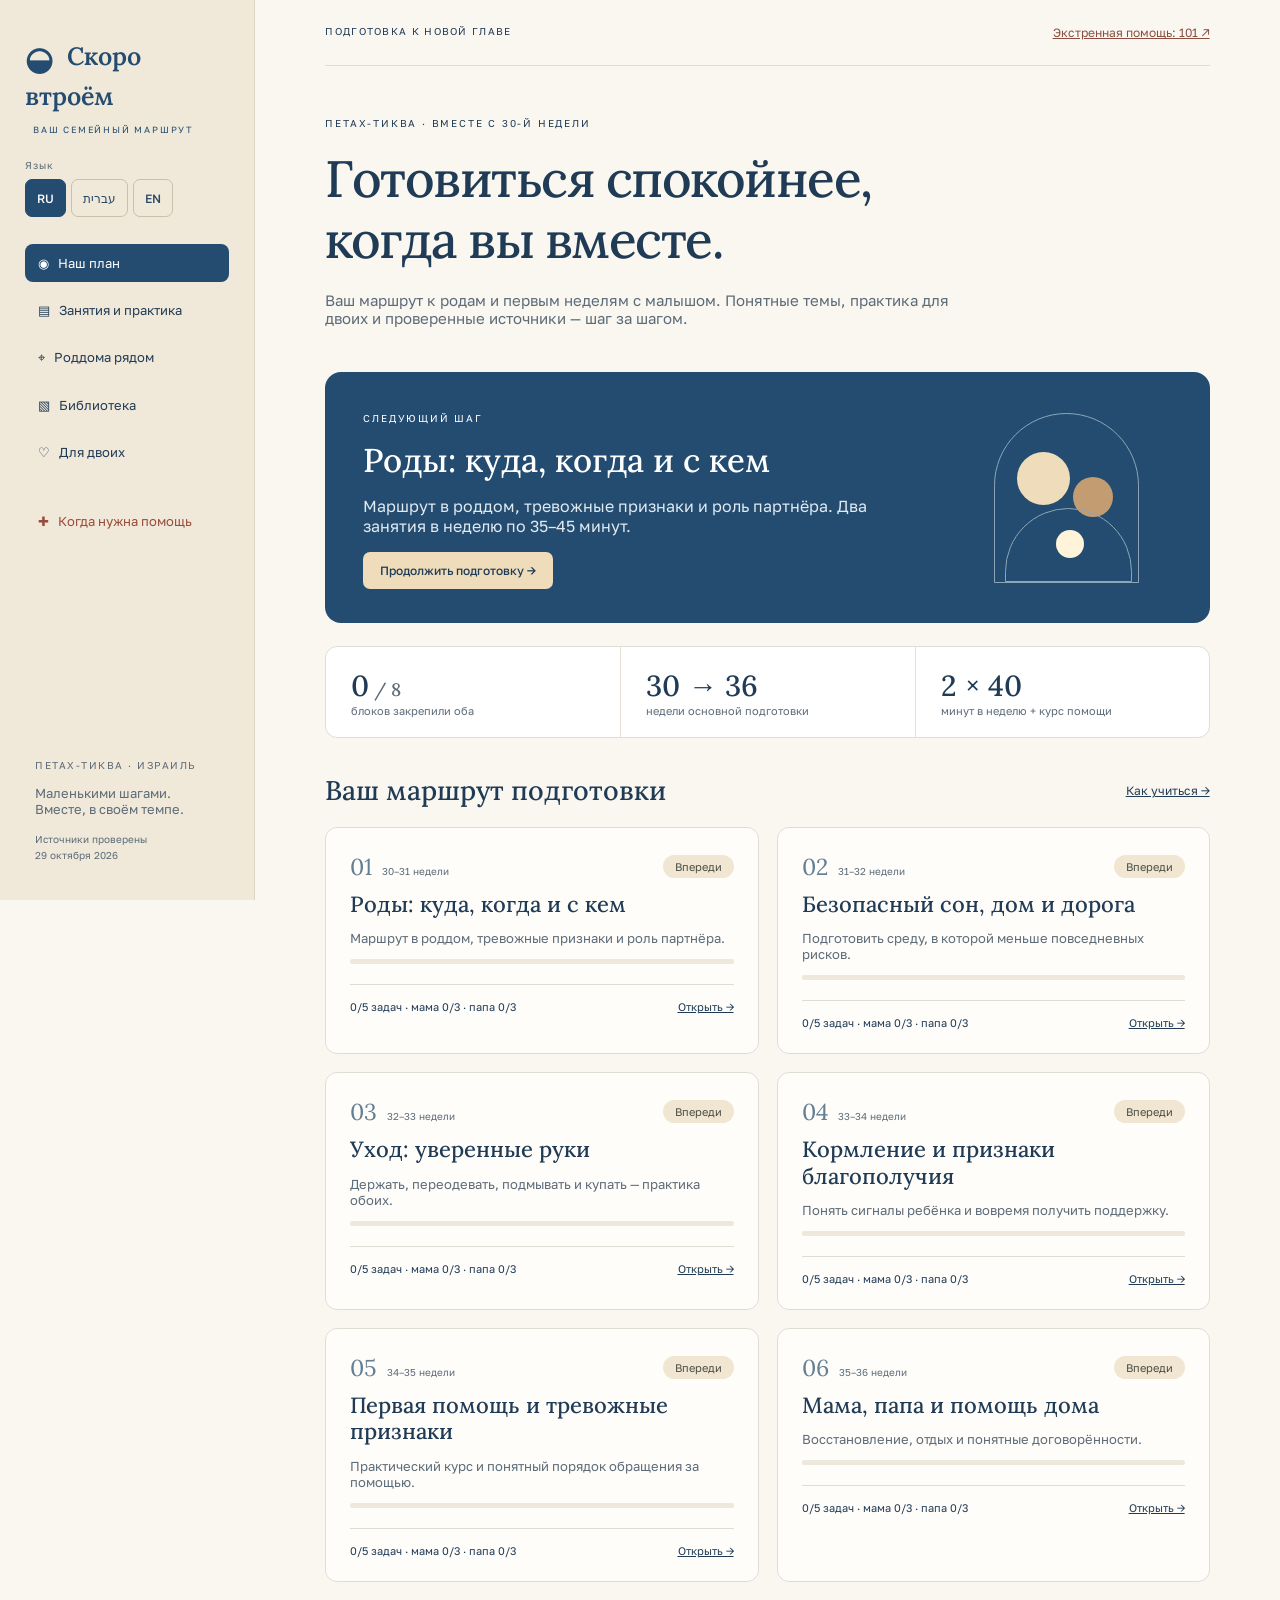
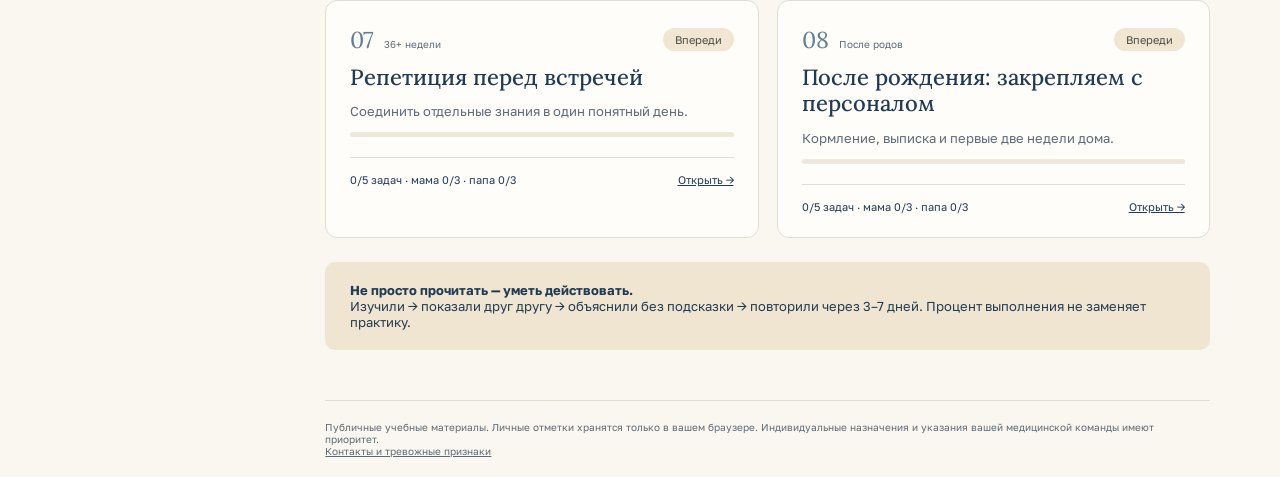
<file: mobile.html>
<!doctype html>
<html lang="ru"><head><meta charset="utf-8"><meta name="viewport" content="width=device-width,initial-scale=1"><meta name="theme-color" content="#234c70"><title>Скоро втроём — подготовка родителей</title><style>@import url('https://fonts.googleapis.com/css2?family=Golos+Text:wght@400;500;600;700&family=Lora:wght@400;500;600&display=swap');
:root{--bg:#f7f7f2;--ink:#253d36;--muted:#6c7771;--green:#244e46;--line:#dce2d9;--lime:#e3ebbd;--white:#fff;--rose:#f4e8e0}*{box-sizing:border-box}html{scroll-behavior:smooth}body{margin:0;background:var(--bg);color:var(--ink);font:15px/1.65,'Golos Text',Arial,sans-serif}a{color:inherit}aside{position:fixed;inset:0 auto 0 0;width:255px;background:#edf0e6;border-right:1px solid var(--line);padding:38px 25px;display:flex;flex-direction:column}.brand{text-decoration:none;font-family:Lora,Georgia,serif;font-size:25px;font-weight:600;line-height:1.3}.brand-icon{font-size:32px;vertical-align:middle;margin-right:7px}.brand-sub{display:block;font:9px 'Golos Text',sans-serif;letter-spacing:1.8px;margin:12px 0 40px 8px}nav{display:grid;gap:9px}nav a{text-decoration:none;padding:11px 13px;border-radius:8px;font-size:13px}nav a.active{background:var(--green);color:white}nav a:hover{background:#dce4d5}nav a.active:hover{background:var(--green)}nav .help-link{margin-top:22px;color:#9a4b3a}.aside-bottom{margin-top:auto;padding:25px 10px 0;color:var(--muted);font-size:13px}.small-cap{font-size:10px;letter-spacing:1.5px}.aside-bottom small{font-size:10px}main{margin-left:255px;padding:0 5.5%;max-width:1800px}header{padding:25px 0;border-bottom:1px solid var(--line);display:flex;justify-content:space-between;gap:20px;font-size:10px;letter-spacing:1.3px}header a{letter-spacing:0;color:#8a4e40;font-size:12px}h1,h2,h3{font-family:Lora,Georgia,serif;font-weight:500;line-height:1.2}h1{font-size:clamp(34px,4vw,57px);margin:17px 0 20px;letter-spacing:-1.5px}h2{font-size:30px;margin:0 0 15px}h3{font-size:22px;margin:10px 0}.intro{padding:45px 0 30px;max-width:820px}.intro p{max-width:660px;color:var(--muted);font-size:15px}.eyebrow{font-size:10px;letter-spacing:1.8px;text-transform:uppercase}.pill{display:inline-block;padding:5px 12px;background:#e9eedb;border-radius:30px;font-size:11px}.hero{background:var(--green);color:#fff;border-radius:16px;padding:34px 38px;display:grid;grid-template-columns:1fr 210px;gap:25px;position:relative;overflow:hidden}.hero p{color:#d5e3d9;max-width:520px}.hero h2{font-size:33px}.hero .art{display:flex;align-items:center;justify-content:center;position:relative;min-height:155px}.arch{width:145px;height:170px;border:1px solid #8aa48b;border-radius:90px 90px 0 0;position:relative}.circle{position:absolute;border-radius:50%;background:var(--lime);width:53px;height:53px;left:22px;top:38px}.circle.two{width:40px;height:40px;left:78px;top:63px;background:#cba98a}.circle.three{width:28px;height:28px;left:61px;top:116px;background:#f4f0d5}.arch:after{content:'';position:absolute;left:10px;bottom:0;width:125px;height:72px;border:1px solid #8aa48b;border-radius:90px 90px 0 0}.button,button{display:inline-block;background:var(--green);color:white;border:0;border-radius:7px;padding:11px 17px;text-decoration:none;font:500 12px 'Golos Text',Arial;cursor:pointer}.hero .button{background:var(--lime);color:var(--ink)}.button.secondary,button.secondary{background:transparent;border:1px solid var(--line);color:var(--ink)}button:hover,.button:hover{filter:brightness(.94)}button:focus-visible,a:focus-visible,input:focus-visible,textarea:focus-visible,select:focus-visible{outline:3px solid #bd873f;outline-offset:3px}.metrics{display:grid;grid-template-columns:repeat(3,1fr);margin:23px 0 36px;border:1px solid var(--line);border-radius:12px;background:#fff}.metric{padding:20px 25px}.metric+.metric{border-left:1px solid var(--line)}.metric strong{font-family:Lora,Georgia;font-size:29px;font-weight:500}.metric span{display:block;color:var(--muted);font-size:11px}.section-head{display:flex;justify-content:space-between;align-items:center;margin:35px 0 20px;gap:15px}.section-head h2{margin:0;font-size:27px}.grid{display:grid;grid-template-columns:repeat(2,minmax(0,1fr));gap:18px}.card{background:var(--white);border:1px solid var(--line);border-radius:12px;padding:24px}.card p{color:var(--muted);font-size:13px}.card .number{color:#8b997d;font-family:Lora;font-size:23px;margin-right:10px}.card-top{display:flex;align-items:center;justify-content:space-between;gap:10px}.tag{font-size:10px;color:var(--muted)}.card h3 a{text-decoration:none}.card h3 a:hover{text-decoration:underline}.card-bottom{border-top:1px solid var(--line);padding-top:15px;margin-top:20px;display:flex;justify-content:space-between;align-items:center;gap:10px;font-size:11px}.progress{height:5px;border-radius:5px;background:#edf0e8;margin-top:12px;overflow:hidden}.progress div{height:100%;background:#729064}.note{background:#eaf0dc;border-radius:10px;padding:20px 25px;font-size:13px;margin:24px 0}.note.warn{background:var(--rose)}.muted{color:var(--muted)}.content{max-width:900px}.content p,.content li{font-size:14px}.content li{margin:8px 0}.content ul{padding-left:22px}.block{margin:25px 0}.check{display:flex;gap:12px;align-items:flex-start;padding:12px 0;border-bottom:1px solid var(--line);font-size:14px}.check input{accent-color:var(--green);margin-top:6px;width:17px;height:17px;flex-shrink:0}.parents{display:grid;grid-template-columns:1fr 1fr;gap:15px;margin:25px 0}label.field{display:block;font-size:12px;margin:12px 0}input[type=text],input[type=date],input[type=number],textarea,select{width:100%;background:white;border:1px solid #bdcbbf;border-radius:6px;padding:11px;color:var(--ink);font:14px 'Golos Text',Arial}textarea{min-height:95px;resize:vertical}select{margin-top:7px}.source{display:block;padding:13px 0;border-bottom:1px solid var(--line);font-size:13px}.source span{display:block;color:var(--muted);font-size:11px}.quiz{padding:16px;background:#f4f5ee;border-radius:8px;margin:13px 0}.quiz p{margin-top:0}details summary{cursor:pointer;font-size:13px;color:var(--green)}details p{font-size:13px!important}.hospital-links{display:flex;gap:9px;flex-wrap:wrap}.danger{border-left:4px solid #ab5a47}.help-number{font-size:45px;font-family:Lora;line-height:1.3}.toolbar{display:flex;gap:10px;flex-wrap:wrap;margin:20px 0}.empty{padding:15px;border:1px dashed var(--line);border-radius:8px}footer{margin:50px 0 20px;border-top:1px solid var(--line);padding-top:20px;color:var(--muted);font-size:10px}footer a{display:block}.toast{position:fixed;bottom:20px;right:20px;background:var(--green);color:white;padding:12px 22px;border-radius:8px;z-index:10}.hide{display:none!important}@media(min-width:1400px){main{padding:0 7%}.grid{gap:22px}}@media(max-width:900px){aside{width:210px;padding:28px 15px}.brand{font-size:22px}main{margin-left:210px;padding:0 5%}.hero{grid-template-columns:1fr;padding:26px}.hero .art{display:none}.grid{grid-template-columns:1fr}}@media(max-width:640px){aside{position:static;width:auto;padding:18px 20px;display:block}.brand-sub,.aside-bottom{display:none}nav{display:flex;gap:5px;overflow:auto;margin-top:16px}nav a{white-space:nowrap;font-size:11px;padding:8px 10px}nav .help-link{margin-top:0}main{margin-left:0;padding:0 20px}header{font-size:8px;padding:16px 0;letter-spacing:.5px}header a{font-size:10px}.intro{padding:28px 0 15px}h1{font-size:38px}.hero h2{font-size:27px}.metrics{margin:18px 0 25px}.metric{padding:15px 10px}.metric strong{font-size:24px}.metric span{font-size:9px}.parents{grid-template-columns:1fr}.card{padding:20px}.section-head h2{font-size:24px}}@media print{aside,header,.toolbar,button,.hero .art{display:none}main{margin:0;padding:0}.card{break-inside:avoid}body{background:white}.grid{display:block}.card{margin:15px 0}a{color:black}}

/* Comfortable phone controls and readable forms. */
.quiz-parents{display:grid;grid-template-columns:1fr 1fr;gap:12px;margin-bottom:14px}.quiz-parents .check{font-size:12px;border:0}.card,.content{min-width:0}.source,.card p,.content li{overflow-wrap:anywhere}@media(max-width:640px){html{scroll-padding-top:20px}body{font-size:16px}aside{padding-bottom:12px}nav a{min-height:44px;display:flex;align-items:center}button,.button{min-height:44px;padding:13px 16px}input[type=text],input[type=date],textarea,select{font-size:16px;min-height:46px}.check{padding:15px 0;min-height:48px}.check input{width:22px;height:22px}.quiz-parents{grid-template-columns:1fr;gap:0}.toolbar{display:grid;grid-template-columns:1fr}.toolbar .button,.toolbar button{text-align:center;width:100%}.hospital-links{display:grid;grid-template-columns:1fr 1fr}.intro p,.content p,.content li{font-size:15px}.card p{font-size:14px}.section-head{flex-wrap:wrap}.hero{padding:25px}.hero .button{display:block;text-align:center}.metrics .metric{padding:15px 8px}.metrics .metric strong{font-size:22px}footer{padding-bottom:25px}.card-bottom{flex-wrap:wrap}.card-bottom a{padding:8px 0}}
/* Milk, ocean blue and sand. Semantic warning colors remain distinct. */
:root{--bg:#faf7f0;--ink:#203b55;--muted:#5c6b78;--green:#234c70;--line:#deded5;--lime:#eedcba;--white:#fffdfa;--rose:#f5e4dc}
body{font-family:'Golos Text',Arial,sans-serif}
aside{background:#f0e8d9;border-color:#dfd4c2}
nav a:hover{background:#e4d8c2}nav a.active,nav a.active:hover{background:#234c70}
.hero{background:#234c70}.hero p{color:#e1eaf1}.hero .button{background:#eedcba;color:#203b55}
.pill{background:#f1e6d1;color:#4a4d45}.note{background:#f0e5d0}.progress{background:#eee7db}.progress div{background:#547c9b}
.card .number{color:#627f94}.quiz{background:#f4efe5}.brand{color:#234c70}.metric+.metric{border-color:#e6ded0}
.note.warn{background:var(--rose)}.arch,.arch:after{border-color:#8da5b7}.circle{background:#eedcba}.circle.two{background:#c49c72}.circle.three{background:#fff4d9}
.language-switch{display:flex;gap:5px;align-items:center;margin:0 0 27px;direction:ltr}
.language-switch button{background:transparent;color:#284866;border:1px solid #cbbfae;min-height:38px;padding:7px 11px;font-size:12px}
.language-switch button[aria-pressed=true]{background:#234c70;color:#fff;border-color:#234c70}
.language-switch button:hover{background:#dfd0b8}.language-switch button[aria-pressed=true]:hover{background:#234c70}
.language-label{font-size:10px;letter-spacing:1px;color:#5c6b78;margin-bottom:8px;display:block}
.brand-sub{margin-bottom:24px}
input[type=text],input[type=date],input[type=number],textarea,select{border-color:#bec8ce}
input[type=date],.help-number,a[href^="tel:"],.metrics strong{direction:ltr;unicode-bidi:isolate}
[dir=rtl] body{font-family:Arial,'Golos Text',sans-serif}
[dir=rtl] h1,[dir=rtl] h2,[dir=rtl] h3,[dir=rtl] .brand{font-family:Arial,sans-serif;letter-spacing:0;line-height:1.35}
[dir=rtl] aside{inset:0 0 0 auto;border-right:0;border-left:1px solid var(--line)}
[dir=rtl] main{margin-left:0;margin-right:255px}
[dir=rtl] .brand-icon{margin-right:0;margin-left:7px}
[dir=rtl] .card .number{margin-right:0;margin-left:10px}
[dir=rtl] .metric+.metric{border-left:0;border-right:1px solid var(--line)}
[dir=rtl] .content ul{padding-left:0;padding-right:22px}
[dir=rtl] .danger{border-left:0;border-right:4px solid #ab5a47}
@media(max-width:900px){[dir=rtl] main{margin-right:210px}}
@media(max-width:640px){.language-switch{margin:15px 0 0}.language-switch button{min-height:44px;padding:10px 16px}.language-label{display:none}.brand-sub{margin-bottom:0}[dir=rtl] aside{position:static;border-left:0}[dir=rtl] main{margin-right:0}.language-switch{justify-content:flex-start}header{align-items:center}}
</style></head>
<body><aside><a class="brand" href="#home"><span class="brand-icon">◒</span> Скоро втроём<span class="brand-sub">ВАШ СЕМЕЙНЫЙ МАРШРУТ</span></a><span class="language-label">Язык</span><div class="language-switch" role="group" aria-label="Language / שפה / Язык"><button type="button" data-language="ru" lang="ru">RU</button><button type="button" data-language="he" lang="he">עברית</button><button type="button" data-language="en" lang="en">EN</button></div><nav aria-label="Разделы"><a href="#home">◉ &nbsp; Наш план</a><a href="#learn">▤ &nbsp; Занятия и практика</a><a href="#hospitals">⌖ &nbsp; Роддома рядом</a><a href="#library">▧ &nbsp; Библиотека</a><a href="#team">♡ &nbsp; Для двоих</a><a href="#help" class="help-link">✚ &nbsp; Когда нужна помощь</a></nav><div class="aside-bottom"><span class="small-cap">ПЕТАХ-ТИКВА · ИЗРАИЛЬ</span><p>Маленькими шагами.<br>Вместе, в своём темпе.</p><small>Источники проверены<br>29 октября 2026</small></div></aside><main id="main"><header><span>ПОДГОТОВКА К НОВОЙ ГЛАВЕ</span><a href="tel:101">Экстренная помощь: 101 ↗</a></header><div id="view"></div><footer>Публичные учебные материалы. Личные отметки хранятся только в вашем браузере. Индивидуальные назначения и указания вашей медицинской команды имеют приоритет. <a href="#help">Контакты и тревожные признаки</a></footer></main><script>window.PARENT_LANGUAGES={"en":{"lessons":[{"title":"Birth: where, when and with whom","week":"30–31","desc":"Your route to the maternity hospital, warning signs and your partner’s role.","intro":"The aim is to know the next step, even if labour starts earlier than expected. Your midwife’s individual instructions take priority over a universal contraction timer.","learn":["Discuss contractions, suspected waters breaking, bleeding and reduced fetal movements with your midwife. Do not wait for the next appointment if there are warning signs.","Discuss the stages of labour, pain relief options, possible interventions and recovery after different types of birth. Your birth preferences should leave room for medical decisions.","Confirm the schedule of remaining tests and vaccinations with your pregnancy care professional."],"tasks":["Chose a main and backup maternity hospital","Saved maternity emergency department contacts","Checked the route, entrance, parking and backup transport","Booked birth preparation and first aid classes","Wrote a short list of birth preferences and the partner’s role"],"quiz":["What do we do if regular painful contractions or suspected leaking waters occur at week 30?","How can the partner help during labour if the usual plan changes?"],"answers":["Contact the maternity emergency department and follow their instructions without waiting for a scheduled appointment. At this stage, preterm labour needs to be ruled out.","Help communicate with staff, remind them of birth preferences, provide agreed support and help understand the proposed steps."],"links":["er"],"related":"The route to medical help is also needed in the first aid module. After birth, use the same folder for discharge papers and care instructions."},{"title":"Safe sleep, home and travel","week":"31–32","desc":"Prepare an environment with fewer everyday risks.","intro":"Start with safety and a few essentials. A fully furnished nursery and a large stock of products are not necessary at the beginning.","learn":["Put your baby on their back on a separate, firm, flat, non-inclined sleep surface near the parents. Remove pillows, cot bumpers, toys and loose fabrics. For this project, choose a correctly sized sleeping bag instead of a loose blanket.","Sofas and armchairs are dangerous places to sleep with a baby. Plan ahead for another adult to take over when you are sleepy and for returning the baby to their cot after feeding.","Choose a car seat suitable for a newborn and install it rear-facing according to the seat and vehicle instructions. Do not use the car seat as a regular sleep space at home.","Remove burn, fall and smoke hazards. Do not carry hot items while holding your baby. Never leave a baby on a raised surface, even for a second."],"tasks":["Prepared and checked the sleep space","Each parent installed or checked the car seat attachment according to the instructions","Each parent practised securing a doll with the harness","Prepared nappies, clothes, a thermometer and a care area","Agreed who takes over if an adult is falling asleep"],"quiz":["Can we raise the mattress for sleep if the baby spits up?","What should you do if you are falling asleep with your baby on the sofa?"],"answers":["Routine sleep requires a flat, non-inclined surface; discuss individual medical circumstances with a doctor.","Move the baby to a safe cot and ask another adult to take over if available. Do not continue sleeping on the sofa with the baby."],"links":["sleep","hold"],"related":"Feeding and sleep deprivation are linked to safe sleep; support from a partner reduces the workload."},{"title":"Baby care: confident hands","week":"32–33","desc":"Holding, dressing, cleaning and bathing — practice for both parents.","intro":"Practise movements and preparation with a doll. After birth, ask staff to watch each of you care for your baby.","learn":["Support the head and neck when lifting and moving the baby. When handing the baby over, make sure the other adult is already holding them securely. Keep the face and airways clear.","Lay out everything needed for changing and bathing in advance. Never leave the baby alone on a changing surface or in water; if you need to step away, first place them safely in their cot.","Keep the umbilical cord stump dry; use products as directed by a professional. Learn about caring for skin folds, nappy rash and nails.","Swaddling is optional. If used, do not restrict breathing or hip movement, place the baby only on their back and stop at the first attempts to roll. Learn to use your carrier according to its instructions, checking positioning and unrestricted breathing."],"tasks":["Both parents lifted, handed over and put down a doll","Both parents changed a nappy and clothes","Both parents rehearsed bathing without leaving the baby alone","Reviewed cord, skin and nail care","Learned to use our thermometer according to its instructions"],"quiz":["You have run out of wipes while the baby is on the changing table. What next?","Can you step away for a few seconds during a bath?"],"answers":["First move the baby safely to their cot or take them with you; do not leave them on a raised surface.","No. If necessary, stop the bath, take the baby out and place them somewhere safe."],"links":["hold","bath","who"],"related":"Head support is fundamental to feeding, bathing and babywearing. Nappies help assess feeding."},{"title":"Feeding and signs of wellbeing","week":"33–34","desc":"Understand your baby’s cues and get support in time.","intro":"Learn the basics before birth. After birth, assess feeding effectiveness with a midwife, feeding specialist or paediatrician.","learn":["Learn early hunger cues, comfortable positions, signs of a deep latch and swallowing. Pain and difficulties are reasons to get help rather than endure them.","Feeding duration is not the only measure: the baby’s condition, wet nappies and weight trend matter. At discharge, obtain guidance for each day of life and whether to wake the baby for feeds.","If using formula, read the full Israeli Ministry of Health guidance and the specific product instructions: water, exact proportions, hygiene, use-by times and storage. Powdered formula is not sterile; particular medical circumstances require separate instructions.","Small amounts of spit-up differ from green, bloody or repeated vomiting with a worsening condition. Warning signs require medical assessment.","The partner can bring water and food, change nappies, help with positioning and settle the baby after feeding."],"tasks":["Chose an initial feeding plan and a feeding specialist’s contact","Watched a demonstration of latching","If formula is needed, studied local preparation guidance","Wrote questions about expressing, storage and difficulties","Prepared a brief observation log without unnecessary measurements"],"quiz":["Can we judge whether a baby is getting enough milk only by time at the breast?","The baby is feeding less well, unusually sleepy and has noticeably fewer wet nappies. What should we do?"],"answers":["No. Assessment includes swallowing and feeding effectiveness, the baby’s condition, urination and weight.","Seek medical assessment without delay; do not wait for a routine follow-up."],"links":["feed","express","formula","discharge"],"related":"Feeding → nappies and weight → assessment of nutrition and jaundice. Night-time support is linked to the mother’s rest."},{"title":"First aid and warning signs","week":"34–35","desc":"A practical course and a clear plan for getting help.","intro":"Videos help prepare for a class. Learn CPR and choking first aid on a manikin with an instructor — watching does not demonstrate competence.","learn":["In the course, practise assessing the baby, calling 101, infant CPR and choking first aid. Discuss falls, burns and seizures.","For breathing difficulties, turning blue, unresponsiveness or seizures, call 101 and follow the dispatcher’s instructions.","A temperature of 38 °C or higher in a baby under three months requires urgent medical assessment. Do not postpone seeking help until a scheduled visit.","Green or bloody vomit, marked lethargy, poor feeding, noticeably reduced urine or worsening jaundice require medical help without delay. If the condition is severe, call 101."],"tasks":["Mum completed practical training with an instructor","Dad completed practical training with an instructor","Both know the address to give the dispatcher and the number 101","Reviewed how to get help at night and on weekends","Repeated skills as recommended by the instructor"],"quiz":["Which number do we use in Israel, even if a foreign video gives a different one?","What do we tell the dispatcher?"],"answers":["101 — Magen David Adom.","What happened, the exact address and how to access it, a callback number, the baby’s age and condition; answer questions and follow instructions."],"links":["mda","baby","choke"],"related":"First aid involves more than movements: early recognition and accessible contacts also matter."},{"title":"Mum, dad and help at home","week":"35–36","desc":"Recovery, rest and clear agreements.","intro":"Caring for a baby includes caring for the adults. Allocate tasks around feeding and recovery rather than aiming for an equal number of duties.","learn":["Discuss recovery after vaginal and caesarean birth, wound care, permitted activity, pain relief and the postnatal check-up date with a doctor.","Heavy bleeding, shortness of breath, chest pain, fainting, a severe persistent headache or changes in vision require immediate medical help. If the condition is severe, call 101.","Severe confusion, hallucinations or immediate danger to oneself or the baby are an emergency. Arrange supervision for the baby, do not leave the adult alone and call 101.","Persistent low mood, anxiety, loss of interest or feeling unable to cope are reasons to contact a professional. Both parents may need support.","If crying makes you feel overwhelmed or angry, you can put the baby on their back in a safe cot, take a brief break and call for help. Never shake a baby."],"tasks":["Packed the hospital bag and documents","Arranged help for 14 days","Allocated meals, shopping, cleaning and communication with relatives","Discussed rest, taking over and visitor rules","Know the signs that mean mum needs medical help"],"quiz":["What do we do if crying causes intense frustration?","Who provides meals and practical help in the first days?"],"answers":["Put the baby safely on their back in their cot, take a brief break and ask someone to take over. Never shake the baby.","Name a specific person and a backup — fill in the agreement in the ‘Our team’ section."],"links":["mother"],"related":"Adults’ recovery and rest affect sleep safety, feeding and the ability to notice symptoms."},{"title":"A rehearsal before meeting your baby","week":"36+","desc":"Bring separate skills together into one manageable day.","intro":"There is no need to expand the shopping and reading lists now. Revisit weaker areas and check readiness for an ordinary day and unexpected situations.","learn":["Rehearse the journey to the maternity hospital: contacts, documents, transport and entrance. Confirm the selected hospital’s current rules.","Rehearse a care cycle with a doll: pick up → simulate a feed → change the nappy → settle → put down safely to sleep. Swap roles.","Revisit scenarios: an adult falling asleep, missing supplies during care, fever in a newborn and the mother feeling worse.","Check that help is actually available, the phone is charged and the backup plan is clear."],"tasks":["Checked the route and hospital bag","Both completed the care cycle","Reviewed warning signs and contacts","Scheduled repetition of weaker topics","Confirmed support after discharge"],"quiz":["How do we know a topic has really been mastered?","What matters more than the plan’s completion percentage?"],"answers":["Each person explains the essentials, demonstrates the required action and repeats it without prompts a few days later. Medical skills require suitable practical training.","Unresolved safety questions and a clear route to help."],"links":["er","sleep","mda"],"related":"Brings together all six previous modules."},{"title":"After birth: practise with staff","week":"After birth","desc":"Feeding, discharge and the first two weeks at home.","intro":"Theory becomes a skill with your own baby. A premature baby or complications require an individual plan from the care team.","learn":["Ask staff to observe each parent feeding and caring for the baby. Repeat the care instructions in your own words to check understanding.","Before discharge, obtain an individual plan for feeding, weight and jaundice monitoring, completed and remaining examinations, screening and vaccinations.","Write down all prescriptions and instructions for mother and baby: name, dose, method and duration. Do not choose medicines or supplements yourself.","Arrange a Tipat Halav appointment approximately two days after discharge, following the maternity hospital’s instructions. An earlier prescribed follow-up takes priority.","Keep brief records if useful: feeds, nappies, symptoms and prescribed medicines. Measure temperature if illness is suspected or as directed, and weight according to the agreed schedule."],"tasks":["Staff checked feeding and care","Have discharge papers and clear care instructions","Weight/jaundice follow-up scheduled if needed","Arranged a Tipat Halav appointment","Checked mum’s condition and follow-up plan"],"quiz":["Does a Tipat Halav appointment replace urgent care if the baby’s condition worsens?","What should we do if an instruction is unclear?"],"answers":["No. Warning signs require medical help without waiting for an appointment.","Clarify with the prescribing professional before use and write down the exact instructions."],"links":["discharge","feed","who"],"related":"Feeding, monitoring and the mother’s recovery are assessed together with staff."}],"ui":{"Скоро втроём":"Soon We’ll Be Three","Скоро втроём — подготовка родителей":"Soon We’ll Be Three — preparing for parenthood","ВАШ СЕМЕЙНЫЙ МАРШРУТ":"YOUR FAMILY JOURNEY","Разделы":"Sections","Наш план":"Our plan","Занятия и практика":"Lessons and practice","Роддома рядом":"Nearby maternity hospitals","Библиотека":"Library","Для двоих":"For both of us","Когда нужна помощь":"When to get help","ПЕТАХ-ТИКВА · ИЗРАИЛЬ":"PETAH TIKVA · ISRAEL","Маленькими шагами.":"Small steps.","Вместе, в своём темпе.":"Together, at your own pace.","Источники проверены":"Sources checked","29 октября 2026":"29 October 2026","ПОДГОТОВКА К НОВОЙ ГЛАВЕ":"PREPARING FOR A NEW CHAPTER","Экстренная помощь: 101 ↗":"Emergency help: 101 ↗","Публичные учебные материалы. Личные отметки хранятся только в вашем браузере. Индивидуальные назначения и указания вашей медицинской команды имеют приоритет.":"Public educational materials. Personal progress is stored only in your browser. Individual prescriptions and your medical team’s instructions take priority.","Контакты и тревожные признаки":"Contacts and warning signs","Петах-Тиква · вместе с 30-й недели":"Petah Tikva · together from week 30","Готовиться спокойнее,":"Preparation feels calmer","когда вы вместе.":"when you’re together.","Ваш маршрут к родам и первым неделям с малышом. Понятные темы, практика для двоих и проверенные источники — шаг за шагом.":"Your route to birth and the first weeks with your baby. Clear topics, practice for both parents and reliable sources — step by step.","СЛЕДУЮЩИЙ ШАГ":"NEXT STEP","Вы многое подготовили":"You have prepared a lot","Повторяйте навыки и уточняйте индивидуальные рекомендации с медицинской командой.":"Revisit your skills and clarify individual recommendations with your medical team.","Два занятия в неделю по 35–45 минут.":"Two sessions a week, 35–45 minutes each.","Продолжить подготовку →":"Continue preparing →","блоков закрепили оба":"modules consolidated by both","недели основной подготовки":"weeks of core preparation","минут в неделю + курс помощи":"minutes a week + first aid course","Ваш маршрут подготовки":"Your preparation journey","Как учиться →":"How to learn →","Не просто прочитать — уметь действовать.":"Go beyond reading — know how to act.","Изучили → показали друг другу → объяснили без подсказки → повторили через 3–7 дней. Процент выполнения не заменяет практику.":"Learn → demonstrate to each other → explain without prompts → repeat after 3–7 days. A completion percentage does not replace practice.","Учебный ритм":"Your learning rhythm","Меньше перегруза.":"Less overload.","Больше уверенности.":"More confidence.","У каждого свой темп. Ведущий организует тему, но базовым уходом и обращением за помощью владеют оба.":"Everyone has their own pace. One person leads each topic, but both learn basic care and how to seek help.","Одно занятие — 35–45 минут":"One session — 35–45 minutes","10 минут изучения · 15 минут практики · 5 минут объяснения друг другу · 5 минут записи вопросов. Меняйтесь ролями.":"10 minutes learning · 15 minutes practising · 5 minutes explaining to each other · 5 minutes writing questions. Swap roles.","Одна сверка в неделю":"One weekly review","Что получилось? Что осталось непонятным? Кому задать вопрос? Когда повторяем? Практический курс первой помощи проходит отдельно.":"What went well? What is still unclear? Who can answer our questions? When will we repeat it? Take the practical first aid course separately.","Шкала готовности каждого:":"Each parent’s readiness scale:","0 — не изучали; 1 — могу объяснить; 2 — могу показать; 3 — повторил без подсказки через 3–7 дней. Для СЛР нужна практика с инструктором; прикладывание к груди подтверждается после рождения.":"0 — not studied; 1 — I can explain; 2 — I can demonstrate; 3 — repeated without prompts after 3–7 days. CPR requires practice with an instructor; latching is checked after birth.","← Все занятия":"← All lessons","Понять главное":"Understand the essentials","Сделать вместе":"Do together","Мама":"Mum","Папа":"Dad","Мама · готовность":"Mum · readiness","Папа · готовность":"Dad · readiness","0 — пока не изучали":"0 — not studied yet","1 — могу объяснить":"1 — I can explain","2 — могу показать":"2 — I can demonstrate","3 — повторил без подсказки":"3 — repeated without prompts","Плановая дата":"Planned date","Повторить":"Repeat","Вопросы, договорённости и результат":"Questions, agreements and outcome","Что уточнить у акушерки, педиатра или инструктора?":"What should we ask the midwife, paediatrician or instructor?","Изменения сохраняются в этом браузере.":"Changes are saved in this browser.","Проверить себя":"Test yourself","Мама: ответил(а) без подсказки":"Mum: answered without prompts","Папа: ответил(а) без подсказки":"Dad: answered without prompts","Сверить ответ после обсуждения":"Check the answer after discussing","Связь с другими темами":"Links to other topics","Изучить и посмотреть":"Read and watch","Видео на официальных страницах могут содержать иностранные номера помощи. В Израиле экстренный номер — 101. Просмотр не заменяет практический курс.":"Videos on official pages may give foreign emergency numbers. In Israel, the emergency number is 101. Watching does not replace a practical course.","← Предыдущий блок":"← Previous module","Следующий блок →":"Next module →","Бейлинсон / Рабин":"Beilinson / Rabin","Петах-Тиква · Жаботински 39":"Petah Tikva · 39 Jabotinsky Street","Ближайший из этих вариантов к вашему городу. Начните с экскурсии и проверки конкретного входа в акушерский приёмный покой.":"The closest of these options to your city. Start with a tour and check the exact entrance to the maternity emergency department.","Официальный родильный сайт на иврите: курсы, экскурсии и подготовка к кормлению. Уточните доступный язык и правила сопровождения. Не путайте кампус Бейлинсон с другими кампусами Рабин.":"Official maternity website in Hebrew: courses, tours and feeding preparation. Check available languages and companion rules. Do not confuse the Beilinson campus with other Rabin campuses.","Лис / Ихилов":"Lis / Ichilov","Тель-Авив · Вейцман 6":"Tel Aviv · 6 Weizmann Street","Внутри кампуса нужен Lis Maternity and Women’s Hospital — акушерский приёмный покой, а не общий ER.":"Within the campus, go to the maternity emergency department at Lis Maternity and Women’s Hospital, rather than the general ER.","Официальная страница на английском. Акушерский приёмный покой: 03-6925678 / 03-6925655. Перед поездкой перепроверьте контакты и въезд.":"Official page in English. Maternity emergency department: 03-6925678 / 03-6925655. Recheck contact details and the entrance before travelling.","Шиба / Тель ха-Шомер":"Sheba / Tel HaShomer","Рамат-Ган · кампус Тель ха-Шомер":"Ramat Gan · Tel HaShomer campus","Ищите здание женщин и родов: בניין נשים ויולדות. Точную точку въезда в מיון יולדות подтвердите у больницы.":"Look for the women’s and maternity building: בניין נשים ויולדות. Confirm the exact entrance to מיון יולדות with the hospital.","Официальная страница родильных отделений на иврите. Общая точка кампуса может не совпадать с нужным входом.":"Official maternity departments page in Hebrew. The general campus map pin may not match the entrance you need.","Петах-Тиква и центр Израиля":"Petah Tikva and central Israel","Выбрать роддом.":"Choose a maternity hospital.","Проверить дорогу.":"Check the route.","Три крупных варианта для изучения. Здесь нет рейтинга «лучшего»: важны ваша беременность, доступная помощь, дорога и предпочтения.":"Three major options to explore. There is no ‘best’ ranking: your pregnancy, available care, journey and preferences matter.","Карты открывают маршрут от Петах-Тиквы. Уточните начальную точку в приложении. Время в пути зависит от пробок; точный въезд и акушерский приёмный покой нужно проверить заранее. При экстренном состоянии — 101.":"Maps open a route from Petah Tikva. Adjust the starting point in the app. Travel time depends on traffic; check the exact entrance and maternity emergency department in advance. In an emergency, call 101.","Сайт роддома":"Maternity hospital website","Маршрут":"Directions","Проверили вход и маршрут":"Checked the entrance and route","Что спросить на экскурсии":"Questions for your hospital tour","Когда и через какой вход приезжать? Какие документы взять? Кто может сопровождать? Какая поддержка кормления доступна? Как организованы обезболивание, совместное пребывание и помощь при осложнениях? На каком языке можно общаться?":"When should we come, and which entrance should we use? Which documents should we bring? Who can accompany us? What feeding support is available? How are pain relief, rooming-in and care for complications organised? Which languages can we use?","Наш выбор и запасной вариант":"Our choice and backup option","Проверенные материалы":"Reliable materials","Сначала понять.":"Understand first.","Потом попробовать.":"Then practise.","Официальные источники и видеодемонстрации. Открываются на сайтах организаций; язык указан рядом. Проверено 29.10.2026.":"Official sources and video demonstrations. They open on the organisations’ websites; the language is shown alongside. Checked 29 October 2026.","Видео подтверждены на официальных страницах; доступность воспроизведения зависит от внешнего сайта. Не выполняйте медицинские манипуляции только по ролику. Иностранные номера помощи не используйте в Израиле.":"Videos have been confirmed on official pages; playback availability depends on the external website. Do not perform medical procedures based solely on a video. Do not use foreign emergency numbers in Israel.","Посмотреть":"Watch","Прочитать и сохранить":"Read and save","Скачать полный текст плана":"Download the complete plan (Russian)","Роддом: акушерская неотложная помощь":"Maternity hospital: maternity emergency department","Больничная касса: линия медсестры / помощь ночью":"Health fund: nurse helpline / night-time assistance","Педиатр":"Paediatrician","Ближайшая «Типат халав» и запись":"Nearest Tipat Halav clinic and appointments","Консультант по кормлению":"Feeding specialist","Кто может приехать на помощь":"Who can come to help","Наш адрес, этаж и код входа для диспетчера":"Our address, floor and entry code for the dispatcher","Ваши договорённости":"Your agreements","Одна команда.":"One team.","Разные роли.":"Different roles.","Конкретные имена и посильная нагрузка. Договорённости можно менять после рождения — это нормальная часть подготовки.":"Name specific people and set a manageable workload. Agreements can change after birth — this is a normal part of preparing.","Где хранятся записи:":"Where your records are stored:","на этом устройстве, в этом браузере. Учебные материалы доступны всем посетителям. Ваши отметки и введённые контакты остаются в этом браузере и не загружаются в GitHub. Для двух телефонов передавайте копию с прогрессом друг другу. Автоматической синхронизации нет; одновременно изменённые копии не объединяются. Согласуйте, у кого сейчас последняя версия.":"on this device, in this browser. Educational materials are available to all visitors. Your progress and entered contacts remain in this browser and are not uploaded to GitHub. To use two phones, share a copy containing your progress with each other. There is no automatic synchronisation; copies edited at the same time are not merged. Agree who currently has the latest version.","Копия сайта с нашими отметками":"Website copy with our progress","Файл прогресса":"Progress file","Загрузить прогресс":"Import progress","Печать этой страницы":"Print this page","Контакты под рукой":"Contacts at hand","Экстренная медицинская помощь:":"Emergency medical help:","Первые 14 дней":"The first 14 days","Еда и вода для мамы, покупки":"Food and water for mum, shopping","Подгузники и успокоение после кормления":"Nappies and settling after feeding","Стирка, посуда, минимальная уборка":"Laundry, dishes and essential cleaning","Запись к специалистам и транспорт":"Medical appointments and transport","Общение с близкими и правила визитов":"Communication with relatives and visitor rules","Отдых каждого и резервная подмена":"Rest for each parent and backup support","Кто помогает и кто подменит":"Who helps and who is the backup","Наше время для двух занятий в неделю":"Our times for two weekly sessions","Ежедневная сверка после родов: как себя чувствует каждый? Кому нужна подмена? Что сегодня можно отменить? Попросить помощи — часть заботы о семье.":"Daily check-in after birth: how is each person feeling? Who needs someone to take over? What can we cancel today? Asking for help is part of caring for your family.","Сохраните до родов":"Save before birth","Когда нужна":"When to seek","медицинская помощь.":"medical help.","Это ориентиры для обращения, а не способ поставить диагноз. При сомнениях и ухудшении состояния не ждите прохождения учебного блока.":"These are guidelines for seeking care, not a way to diagnose. If in doubt or the condition worsens, do not wait to complete a learning module.","ЭКСТРЕННАЯ ПОМОЩЬ В ИЗРАИЛЕ":"EMERGENCY HELP IN ISRAEL","Маген Давид Адом. При выраженном нарушении дыхания, посинении, отсутствии реакции или судорогах у ребёнка — вызывайте помощь и выполняйте указания диспетчера.":"Magen David Adom. If a baby has severe breathing difficulties, turns blue, is unresponsive or has seizures, call for help and follow the dispatcher’s instructions.","Сообщите, что случилось, точный адрес, возраст и состояние, номер для обратного звонка. Не задерживайте вызов ради поиска информации на сайте.":"State what happened, the exact address, age and condition, and a callback number. Do not delay calling to look for information on this website.","Ребёнку нужна срочная оценка":"Your baby needs urgent assessment","Температура 38 °C и выше до трёх месяцев.":"Temperature of 38 °C or higher under three months of age.","Зелёная или кровянистая рвота.":"Green or bloody vomit.","Необычная вялость, ребёнка трудно разбудить.":"Unusual lethargy or difficulty waking the baby.","Ухудшение кормления и заметно меньше мочи.":"Poorer feeding and noticeably less urine.","Нарастающая желтуха с плохим питанием или вялостью.":"Worsening jaundice with poor feeding or lethargy.","При тяжёлом состоянии — 101; иначе немедленно свяжитесь с доступной медицинской службой для срочной оценки, не ожидая планового визита.":"If the condition is severe, call 101; otherwise contact an available medical service immediately for urgent assessment without waiting for a scheduled visit.","Во время беременности":"During pregnancy","Снижение шевелений, кровянистые выделения, подозрение на излитие вод, необычная сильная боль или признаки преждевременных родов — повод без промедления обратиться в акушерскую неотложную помощь. Не откладывайте до следующего приёма.":"Reduced fetal movements, vaginal bleeding, suspected waters breaking, unusual severe pain or signs of preterm labour are reasons to contact the maternity emergency department without delay. Do not wait until your next appointment.","Состояние мамы после родов":"Mum’s health after birth","Сильное кровотечение, боль в груди, затруднённое дыхание, обморок, сильная непрекращающаяся головная боль, нарушения зрения требуют немедленной помощи. При тяжёлом состоянии — 101.":"Heavy bleeding, chest pain, difficulty breathing, fainting, a severe persistent headache or changes in vision require immediate help. If the condition is severe, call 101.","При выраженной спутанности, галлюцинациях или непосредственной опасности для себя/ребёнка не оставляйте взрослого одного, обеспечьте присмотр за ребёнком и вызовите 101.":"In cases of severe confusion, hallucinations or immediate danger to oneself or the baby, do not leave the adult alone, arrange supervision for the baby and call 101.","Заполнить личные контакты →":"Fill in personal contacts →","Сохранено на этом устройстве. Для передачи партнёру скачайте копию.":"Saved on this device. Download a copy to share with your partner.","На устройстве не сохранено: скачайте копию с прогрессом до закрытия страницы.":"Not saved on this device: download a copy with your progress before closing the page.","Заменить текущие отметки и записи данными из файла?":"Replace current progress and records with the data from this file?","Прогресс загружен":"Progress imported","Не удалось прочитать файл прогресса.":"Could not read the progress file.","В копию войдут отметки, заметки и заполненные контакты. Сохранить файл для вас и партнёра?":"The copy will contain progress, notes and entered contacts. Save a file for you and your partner?","Скачайте копию и передайте её партнёру.":"Download a copy and share it with your partner.","Безопасный сон · Минздрав Израиля":"Safe sleep · Israeli Ministry of Health","Русский · рекомендации":"Russian · guidance","Как брать и держать малыша · Минздрав Израиля":"Picking up and holding a baby · Israeli Ministry of Health","Русский · инструкция":"Russian · instructions","Когда обращаться в акушерскую неотложную помощь":"When to visit the maternity emergency department","Русский · Минздрав Израиля":"Russian · Israeli Ministry of Health","Приготовление детской смеси":"Preparing infant formula","Прикладывание к груди":"Positioning and attachment for breastfeeding","Английский · NHS · страница с видео":"English · NHS · page with video","Положения, захват груди и ручное сцеживание":"Positions, attachment and hand expressing","Английский · Royal Surrey NHS · видео":"English · Royal Surrey NHS · video","Купание младенца":"Bathing a baby","Английский · North Tees NHS · видео и текст":"English · North Tees NHS · video and text","Помощь, если ребёнок подавился":"Helping a choking baby","Английский · NHS / St John Ambulance · видео":"English · NHS / St John Ambulance · video","Опасные признаки у ребёнка":"Warning signs in a baby","Английский · NHS":"English · NHS","Тревожные симптомы у мамы":"Maternal warning signs","Английский · CDC · памятка PDF":"English · CDC · PDF leaflet","Первичный уход и запись в «Типат халав»":"Initial newborn care and Tipat Halav appointments","Уход за новорождённым":"Caring for a newborn","Английский · ВОЗ":"English · WHO","Как вызвать помощь: 101":"Calling for help: 101","Английский · Маген Давид Адом":"English · Magen David Adom","Роды: куда, когда и с кем":"Birth: where, when and with whom","Маршрут в роддом, тревожные признаки и роль партнёра.":"Your route to the maternity hospital, warning signs and your partner’s role.","Задача — знать следующий шаг, даже если роды начнутся раньше ожидаемого. Индивидуальные указания акушерки важнее универсального таймера схваток.":"The aim is to know the next step, even if labour starts earlier than expected. Your midwife’s individual instructions take priority over a universal contraction timer.","С акушеркой разберите схватки, подозрение на излитие вод, кровотечение и снижение шевелений. Не ждите очередного приёма при тревожных признаках.":"Discuss contractions, suspected waters breaking, bleeding and reduced fetal movements with your midwife. Do not wait for the next appointment if there are warning signs.","Обсудите этапы родов, варианты обезболивания, возможные вмешательства и восстановление после разных способов родоразрешения. План пожеланий должен оставлять место медицинским решениям.":"Discuss the stages of labour, pain relief options, possible interventions and recovery after different types of birth. Your birth preferences should leave room for medical decisions.","Уточните календарь оставшихся обследований и прививок у ведущего беременность специалиста.":"Confirm the schedule of remaining tests and vaccinations with your pregnancy care professional.","Выбрали основной и резервный роддом":"Chose a main and backup maternity hospital","Сохранили контакты акушерской неотложной помощи":"Saved maternity emergency department contacts","Проверили дорогу, въезд, парковку и запасной транспорт":"Checked the route, entrance, parking and backup transport","Записались на подготовку к родам и первую помощь":"Booked birth preparation and first aid classes","Составили короткий список пожеланий и роль партнёра":"Wrote a short list of birth preferences and the partner’s role","Что делаем, если на 30-й неделе появились регулярные болезненные схватки или подозрение на подтекание вод?":"What do we do if regular painful contractions or suspected leaking waters occur at week 30?","Как партнёр помогает в родах, если привычный план меняется?":"How can the partner help during labour if the usual plan changes?","Связываемся с акушерской неотложной помощью и следуем указаниям без ожидания планового приёма. На этом сроке нужно исключить преждевременные роды.":"Contact the maternity emergency department and follow their instructions without waiting for a scheduled appointment. At this stage, preterm labour needs to be ruled out.","Помогает общаться с персоналом, напоминает пожелания, оказывает согласованную поддержку и помогает понять предлагаемые действия.":"Help communicate with staff, remind them of birth preferences, provide agreed support and help understand the proposed steps.","Маршрут помощи нужен и в блоке первой помощи. После родов эту же папку используем для выписки и назначений.":"The route to medical help is also needed in the first aid module. After birth, use the same folder for discharge papers and care instructions.","Безопасный сон, дом и дорога":"Safe sleep, home and travel","Подготовить среду, в которой меньше повседневных рисков.":"Prepare an environment with fewer everyday risks.","Сначала безопасность и несколько необходимых вещей. Полная детская комната и большой запас товаров для старта не обязательны.":"Start with safety and a few essentials. A fully furnished nursery and a large stock of products are not necessary at the beginning.","Укладывайте ребёнка на спину, на отдельную твёрдую ровную поверхность без наклона рядом с родителями. Уберите подушки, бортики, игрушки и свободные ткани. Для проекта выбираем подходящий по размеру спальный мешок вместо свободного одеяла.":"Put your baby on their back on a separate, firm, flat, non-inclined sleep surface near the parents. Remove pillows, cot bumpers, toys and loose fabrics. For this project, choose a correctly sized sleeping bag instead of a loose blanket.","Диван и кресло опасны для сна с младенцем. Заранее продумайте подмену при сонливости взрослого и возвращение ребёнка в кроватку после кормления.":"Sofas and armchairs are dangerous places to sleep with a baby. Plan ahead for another adult to take over when you are sleepy and for returning the baby to their cot after feeding.","Автокресло выбирайте для новорождённого и устанавливайте против хода движения по инструкции кресла и автомобиля. Не используйте кресло как обычное место сна дома.":"Choose a car seat suitable for a newborn and install it rear-facing according to the seat and vehicle instructions. Do not use the car seat as a regular sleep space at home.","Уберите риски ожогов, падений и дыма. Не переносите горячее с ребёнком на руках. Младенца нельзя оставлять на высоте даже на секунду.":"Remove burn, fall and smoke hazards. Do not carry hot items while holding your baby. Never leave a baby on a raised surface, even for a second.","Подготовили и проверили место сна":"Prepared and checked the sleep space","Каждый установил или проверил крепление кресла по инструкции":"Each parent installed or checked the car seat attachment according to the instructions","Каждый потренировал фиксацию куклы ремнями":"Each parent practised securing a doll with the harness","Подготовили подгузники, одежду, термометр и место ухода":"Prepared nappies, clothes, a thermometer and a care area","Договорились о подмене, если взрослый засыпает":"Agreed who takes over if an adult is falling asleep","Можно ли при срыгиваниях приподнять матрас для сна?":"Can we raise the mattress for sleep if the baby spits up?","Что делать, если засыпаете с малышом на диване?":"What should you do if you are falling asleep with your baby on the sofa?","Для обычного сна нужна ровная поверхность без наклона; индивидуальные медицинские ситуации обсуждаются с врачом.":"Routine sleep requires a flat, non-inclined surface; discuss individual medical circumstances with a doctor.","Переложить ребёнка в безопасную кроватку и позвать подмену, если она доступна. Не продолжать сон на диване с ребёнком.":"Move the baby to a safe cot and ask another adult to take over if available. Do not continue sleeping on the sofa with the baby.","Кормление и недосып связаны с безопасностью сна; помощь партнёра снижает нагрузку.":"Feeding and sleep deprivation are linked to safe sleep; support from a partner reduces the workload.","Уход: уверенные руки":"Baby care: confident hands","Держать, переодевать, подмывать и купать — практика обоих.":"Holding, dressing, cleaning and bathing — practice for both parents.","На кукле отрабатываем движения и порядок подготовки. После рождения просим персонал посмотреть, как каждый из нас делает это с ребёнком.":"Practise movements and preparation with a doll. After birth, ask staff to watch each of you care for your baby.","Поддерживайте голову и шею при поднятии и перекладывании. При передаче убедитесь, что второй взрослый уже надёжно держит малыша. Лицо и дыхательные пути остаются открытыми.":"Support the head and neck when lifting and moving the baby. When handing the baby over, make sure the other adult is already holding them securely. Keep the face and airways clear.","Заранее раскладывайте всё для подгузника и купания. Ребёнок не остаётся один на пеленальной поверхности или в воде; если нужно отойти — сначала безопасно разместите его в кроватке.":"Lay out everything needed for changing and bathing in advance. Never leave the baby alone on a changing surface or in water; if you need to step away, first place them safely in their cot.","Пуповинный остаток держат сухим; средства применяют по указанию специалиста. Разберите уход за складками кожи, опрелостями и ногтями.":"Keep the umbilical cord stump dry; use products as directed by a professional. Learn about caring for skin folds, nappy rash and nails.","Пеленание необязательно. Если используете — не ограничивайте дыхание и движения бёдер, укладывайте только на спину и прекращайте при первых попытках переворота. Переноску изучайте по инструкции с проверкой положения и свободного дыхания.":"Swaddling is optional. If used, do not restrict breathing or hip movement, place the baby only on their back and stop at the first attempts to roll. Learn to use your carrier according to its instructions, checking positioning and unrestricted breathing.","Оба подняли, передали и переложили куклу":"Both parents lifted, handed over and put down a doll","Оба сменили подгузник и одежду":"Both parents changed a nappy and clothes","Оба отрепетировали купание без оставления ребёнка":"Both parents rehearsed bathing without leaving the baby alone","Разобрали уход за пупком, кожей и ногтями":"Reviewed cord, skin and nail care","Освоили свой термометр по инструкции":"Learned to use our thermometer according to its instructions","Салфетки закончились, а ребёнок на пеленальном столике. Что дальше?":"You have run out of wipes while the baby is on the changing table. What next?","Можно ли отойти на несколько секунд во время купания?":"Can you step away for a few seconds during a bath?","Сначала безопасно переложить ребёнка в кроватку или взять с собой; не оставлять на высоте.":"First move the baby safely to their cot or take them with you; do not leave them on a raised surface.","Нет. При необходимости прекратить купание, вынуть ребёнка и безопасно разместить.":"No. If necessary, stop the bath, take the baby out and place them somewhere safe.","Поддержка головы — основа кормления, купания и переноски. Подгузники помогают оценивать питание.":"Head support is fundamental to feeding, bathing and babywearing. Nappies help assess feeding.","Кормление и признаки благополучия":"Feeding and signs of wellbeing","Понять сигналы ребёнка и вовремя получить поддержку.":"Understand your baby’s cues and get support in time.","До родов изучаем основы. После рождения эффективность кормления оценивают вместе с акушеркой, консультантом или педиатром.":"Learn the basics before birth. After birth, assess feeding effectiveness with a midwife, feeding specialist or paediatrician.","Разберите ранние сигналы голода, удобные положения, признаки глубокого захвата и глотания. Боль и трудности — повод получить помощь, а не терпеть.":"Learn early hunger cues, comfortable positions, signs of a deep latch and swallowing. Pain and difficulties are reasons to get help rather than endure them.","Оценивают не только длительность кормления: важны состояние ребёнка, мокрые подгузники и динамика веса. Нормы по дням жизни и необходимость будить на кормления получите при выписке.":"Feeding duration is not the only measure: the baby’s condition, wet nappies and weight trend matter. At discharge, obtain guidance for each day of life and whether to wake the baby for feeds.","Если используете смесь, изучите полную инструкцию Минздрава Израиля и конкретного продукта: вода, точные пропорции, гигиена, время использования и хранение. Порошковая смесь не стерильна; особые медицинские случаи требуют отдельной инструкции.":"If using formula, read the full Israeli Ministry of Health guidance and the specific product instructions: water, exact proportions, hygiene, use-by times and storage. Powdered formula is not sterile; particular medical circumstances require separate instructions.","Небольшое срыгивание отличается от зелёной, кровянистой или повторной рвоты с ухудшением состояния. При тревожных признаках нужна медицинская оценка.":"Small amounts of spit-up differ from green, bloody or repeated vomiting with a worsening condition. Warning signs require medical assessment.","Партнёр может приносить воду и еду, менять подгузник, помогать с положением и успокаивать ребёнка после кормления.":"The partner can bring water and food, change nappies, help with positioning and settle the baby after feeding.","Выбрали основной план питания и контакт консультанта":"Chose an initial feeding plan and a feeding specialist’s contact","Посмотрели демонстрацию прикладывания":"Watched a demonstration of latching","Если нужна смесь — изучили местную инструкцию приготовления":"If formula is needed, studied local preparation guidance","Записали вопросы о сцеживании, хранении и трудностях":"Wrote questions about expressing, storage and difficulties","Подготовили краткую форму наблюдений без лишних измерений":"Prepared a brief observation log without unnecessary measurements","Можно ли судить о достаточности питания только по времени у груди?":"Can we judge whether a baby is getting enough milk only by time at the breast?","Ребёнок хуже ест, стал необычно сонным, мокрых подгузников заметно меньше. Что делать?":"The baby is feeding less well, unusually sleepy and has noticeably fewer wet nappies. What should we do?","Нет. Оценка включает глотание/эффективность кормления, состояние, мочеиспускания и вес.":"No. Assessment includes swallowing and feeding effectiveness, the baby’s condition, urination and weight.","Безотлагательно обратиться за медицинской оценкой; не ждать обычного контрольного визита.":"Seek medical assessment without delay; do not wait for a routine follow-up.","Кормление → подгузники и вес → оценка питания и желтухи. Ночная помощь связана с отдыхом мамы.":"Feeding → nappies and weight → assessment of nutrition and jaundice. Night-time support is linked to the mother’s rest.","Первая помощь и тревожные признаки":"First aid and warning signs","Практический курс и понятный порядок обращения за помощью.":"A practical course and a clear plan for getting help.","Видео помогает подготовиться к занятию. СЛР и помощь при удушье осваивают на манекене с инструктором — просмотр не подтверждает навык.":"Videos help prepare for a class. Learn CPR and choking first aid on a manikin with an instructor — watching does not demonstrate competence.","На курсе отработайте оценку состояния, вызов 101, СЛР младенца и помощь при удушье. Обсудите падения, ожоги и судороги.":"In the course, practise assessing the baby, calling 101, infant CPR and choking first aid. Discuss falls, burns and seizures.","При нарушении дыхания, посинении, отсутствии реакции или судорогах вызывайте 101 и выполняйте указания диспетчера.":"For breathing difficulties, turning blue, unresponsiveness or seizures, call 101 and follow the dispatcher’s instructions.","Температура 38 °C и выше у ребёнка младше трёх месяцев требует срочной медицинской оценки. Не откладывайте обращение до планового визита.":"A temperature of 38 °C or higher in a baby under three months requires urgent medical assessment. Do not postpone seeking help until a scheduled visit.","Зелёная или кровянистая рвота, выраженная вялость, плохое питание, заметное уменьшение мочи или нарастающая желтуха требуют безотлагательной медицинской помощи. При тяжёлом состоянии — 101.":"Green or bloody vomit, marked lethargy, poor feeding, noticeably reduced urine or worsening jaundice require medical help without delay. If the condition is severe, call 101.","Мама прошла практику с инструктором":"Mum completed practical training with an instructor","Папа прошёл практику с инструктором":"Dad completed practical training with an instructor","Оба знают адрес для диспетчера и номер 101":"Both know the address to give the dispatcher and the number 101","Разобрали порядок обращения ночью и в выходные":"Reviewed how to get help at night and on weekends","Повторили навыки по рекомендациям инструктора":"Repeated skills as recommended by the instructor","Какой номер используем в Израиле, даже если в иностранном видео звучит другой?":"Which number do we use in Israel, even if a foreign video gives a different one?","Что сообщаем диспетчеру?":"What do we tell the dispatcher?","101 — Маген Давид Адом.":"101 — Magen David Adom.","Что случилось, точный адрес и доступ к нему, номер для обратного звонка, возраст и состояние ребёнка; отвечаем на вопросы и выполняем указания.":"What happened, the exact address and how to access it, a callback number, the baby’s age and condition; answer questions and follow instructions.","Для первой помощи нужны не только движения: важны раннее распознавание и доступные контакты.":"First aid involves more than movements: early recognition and accessible contacts also matter.","Мама, папа и помощь дома":"Mum, dad and help at home","Восстановление, отдых и понятные договорённости.":"Recovery, rest and clear agreements.","Забота о ребёнке включает заботу о взрослых. Распределяем задачи с учётом кормления и восстановления, а не добиваемся одинакового числа обязанностей.":"Caring for a baby includes caring for the adults. Allocate tasks around feeding and recovery rather than aiming for an equal number of duties.","Обсудите с врачом восстановление после вагинальных родов и кесарева сечения, уход за швами, допустимую нагрузку, обезболивание и дату послеродового осмотра.":"Discuss recovery after vaginal and caesarean birth, wound care, permitted activity, pain relief and the postnatal check-up date with a doctor.","Сильное кровотечение, одышка, боль в груди, обморок, сильная непрекращающаяся головная боль или нарушение зрения требуют немедленной медицинской помощи. При тяжёлом состоянии — 101.":"Heavy bleeding, shortness of breath, chest pain, fainting, a severe persistent headache or changes in vision require immediate medical help. If the condition is severe, call 101.","Выраженная спутанность, галлюцинации или непосредственная опасность для себя/ребёнка — экстренная ситуация. Обеспечьте присмотр за ребёнком, не оставляйте взрослого одного и вызовите 101.":"Severe confusion, hallucinations or immediate danger to oneself or the baby are an emergency. Arrange supervision for the baby, do not leave the adult alone and call 101.","Устойчивая подавленность, тревога, утрата интереса или ощущение, что не справляетесь, — повод обратиться к специалисту. Поддержка может понадобиться обоим родителям.":"Persistent low mood, anxiety, loss of interest or feeling unable to cope are reasons to contact a professional. Both parents may need support.","При раздражении от плача можно положить ребёнка на спину в безопасную кроватку, сделать короткую паузу и позвать помощь. Никогда не трясите ребёнка.":"If crying makes you feel overwhelmed or angry, you can put the baby on their back in a safe cot, take a brief break and call for help. Never shake a baby.","Собрали сумку и документы":"Packed the hospital bag and documents","Договорились о помощи на 14 дней":"Arranged help for 14 days","Распределили еду, покупки, уборку и связь с близкими":"Allocated meals, shopping, cleaning and communication with relatives","Обсудили отдых, подмену и правила визитов":"Discussed rest, taking over and visitor rules","Знаем признаки, требующие помощи маме":"Know the signs that mean mum needs medical help","Что делаем, если плач вызывает сильное раздражение?":"What do we do if crying causes intense frustration?","Кто обеспечивает еду и бытовую помощь в первые дни?":"Who provides meals and practical help in the first days?","Безопасно укладываем ребёнка в кроватку на спину, делаем короткую паузу, обращаемся за подменой. Никогда не трясём.":"Put the baby safely on their back in their cot, take a brief break and ask someone to take over. Never shake the baby.","Нужен конкретный человек и резерв — заполните договорённость в разделе «Наша команда».":"Name a specific person and a backup — fill in the agreement in the ‘Our team’ section.","Восстановление и отдых взрослых влияют на безопасность сна, кормление и способность замечать симптомы.":"Adults’ recovery and rest affect sleep safety, feeding and the ability to notice symptoms.","Репетиция перед встречей":"A rehearsal before meeting your baby","Соединить отдельные знания в один понятный день.":"Bring separate skills together into one manageable day.","Сейчас не нужно расширять список покупок и материалов. Повторяем слабые места и проверяем готовность к обычному дню и неожиданностям.":"There is no need to expand the shopping and reading lists now. Revisit weaker areas and check readiness for an ordinary day and unexpected situations.","Проиграйте поездку в роддом: контакты, документы, транспорт, вход. Уточните актуальные правила выбранной больницы.":"Rehearse the journey to the maternity hospital: contacts, documents, transport and entrance. Confirm the selected hospital’s current rules.","На кукле проиграйте цикл: взять → накормить условно → сменить подгузник → успокоить → уложить безопасно. Меняйтесь ролями.":"Rehearse a care cycle with a doll: pick up → simulate a feed → change the nappy → settle → put down safely to sleep. Swap roles.","Повторите ситуации: засыпающий взрослый, нехватка вещей во время ухода, температура у новорождённого, ухудшение самочувствия мамы.":"Revisit scenarios: an adult falling asleep, missing supplies during care, fever in a newborn and the mother feeling worse.","Проверьте, что помощь реально доступна, телефон заряжен и резервный план понятен.":"Check that help is actually available, the phone is charged and the backup plan is clear.","Проверили маршрут и сумку":"Checked the route and hospital bag","Оба выполнили цикл ухода":"Both completed the care cycle","Повторили тревожные признаки и контакты":"Reviewed warning signs and contacts","Назначили повторение слабых тем":"Scheduled repetition of weaker topics","Подтвердили помощь после выписки":"Confirmed support after discharge","Как понять, что тема действительно пройдена?":"How do we know a topic has really been mastered?","Что важнее процента выполнения плана?":"What matters more than the plan’s completion percentage?","Каждый объясняет главное, показывает нужное действие и повторяет без подсказки через несколько дней. Медицинские навыки — с подходящим практическим обучением.":"Each person explains the essentials, demonstrates the required action and repeats it without prompts a few days later. Medical skills require suitable practical training.","Незакрытые вопросы безопасности и понятный маршрут помощи.":"Unresolved safety questions and a clear route to help.","Объединяет все шесть предыдущих блоков.":"Brings together all six previous modules.","После рождения: закрепляем с персоналом":"After birth: practise with staff","После родов":"After birth","Кормление, выписка и первые две недели дома.":"Feeding, discharge and the first two weeks at home.","Теория превращается в навык рядом с реальным ребёнком. Для недоношенного малыша или при осложнениях нужен отдельный план команды.":"Theory becomes a skill with your own baby. A premature baby or complications require an individual plan from the care team.","Попросите посмотреть кормление и уход в исполнении каждого родителя. Перескажите назначения своими словами, чтобы проверить понимание.":"Ask staff to observe each parent feeding and caring for the baby. Repeat the care instructions in your own words to check understanding.","До выписки получите индивидуальный план кормлений, контроля веса и желтухи, выполненных и оставшихся обследований, скринингов и прививок.":"Before discharge, obtain an individual plan for feeding, weight and jaundice monitoring, completed and remaining examinations, screening and vaccinations.","Запишите все назначения маме и ребёнку: название, доза, способ и срок. Не подбирайте лекарства и добавки самостоятельно.":"Write down all prescriptions and instructions for mother and baby: name, dose, method and duration. Do not choose medicines or supplements yourself.","Организуйте приём в «Типат халав» примерно через два дня после выписки, согласно указаниям роддома. Назначенный более ранний контроль имеет приоритет.":"Arrange a Tipat Halav appointment approximately two days after discharge, following the maternity hospital’s instructions. An earlier prescribed follow-up takes priority.","Ведите короткие записи, если они помогают: кормления, подгузники, симптомы, назначенные лекарства. Температуру измеряйте при подозрении на болезнь или по указанию, вес — по согласованному графику.":"Keep brief records if useful: feeds, nappies, symptoms and prescribed medicines. Measure temperature if illness is suspected or as directed, and weight according to the agreed schedule.","Персонал проверил кормление и уход":"Staff checked feeding and care","Есть выписка и понятные назначения":"Have discharge papers and clear care instructions","Назначен контроль веса/желтухи при необходимости":"Weight/jaundice follow-up scheduled if needed","Организован приём в «Типат халав»":"Arranged a Tipat Halav appointment","Проверили состояние мамы и план её наблюдения":"Checked mum’s condition and follow-up plan","Заменяет ли запись в «Типат халав» срочное обращение при ухудшении?":"Does a Tipat Halav appointment replace urgent care if the baby’s condition worsens?","Что делать, если назначение непонятно?":"What should we do if an instruction is unclear?","Нет. При тревожных признаках нужна медицинская помощь без ожидания записи.":"No. Warning signs require medical help without waiting for an appointment.","Уточнить у назначившего специалиста до применения и записать точную инструкцию.":"Clarify with the prescribing professional before use and write down the exact instructions.","Кормление, наблюдение и восстановление мамы оцениваются вместе с персоналом.":"Feeding, monitoring and the mother’s recovery are assessed together with staff.","Язык":"Language","на этом устройстве, в этом браузере.":"on this device, in this browser.","Впереди":"Coming up","Открыть →":"Open →"},"fragments":{"Блок ":"Module "," из 8 · ":" of 8 · ","недели":"weeks","задач · мама":"tasks · Mom"," · папа":" · Dad","Задач выполнено ":"Tasks completed: "," из ":" of ",": ответил(а) без подсказки":": answered without help","Папа · готовность":"Dad · readiness","Мама · готовность":"Mom · readiness","Открыть: ":"Open: ","· готовность":"· readiness"}},"he":{"lessons":[{"title":"לידה: לאן, מתי ועם מי","week":"30–31","desc":"הדרך לבית החולים, סימני אזהרה ותפקיד בן או בת הזוג.","intro":"המטרה היא לדעת מה הצעד הבא, גם אם הלידה תתחיל מוקדם מהצפוי. הנחיות אישיות של המיילדת קודמות לכל כלל כללי לתזמון צירים.","learn":["עברו עם המיילדת על צירים, חשד לירידת מים, דימום וירידה בתנועות העובר. כשיש סימני אזהרה, אל תחכו לתור הבא.","שוחחו על שלבי הלידה, אפשרויות לשיכוך כאב, התערבויות אפשריות וההחלמה לאחר דרכי לידה שונות. תוכנית ההעדפות צריכה להשאיר מקום להחלטות רפואיות.","בררו עם הצוות המלווה את ההיריון את מועדי הבדיקות והחיסונים שנותרו."],"tasks":["בחרנו בית חולים עיקרי וחלופה","שמרנו את פרטי הקשר של מיון יולדות","בדקנו את הדרך, הכניסה, החניה ותחבורה חלופית","נרשמנו להכנה ללידה ולעזרה ראשונה","הכנו רשימת העדפות קצרה והגדרנו את תפקיד בן או בת הזוג"],"quiz":["מה עושים אם בשבוע 30 מופיעים צירים סדירים וכואבים או חשד לדליפת מי שפיר?","כיצד בן או בת הזוג מסייעים בלידה כשהתוכנית משתנה?"],"answers":["יוצרים קשר עם מיון יולדות ופועלים לפי ההנחיות, בלי לחכות לתור המתוכנן. בשבוע זה יש לשלול לידה מוקדמת.","מסייעים בתקשורת עם הצוות, מזכירים את ההעדפות, מעניקים את התמיכה שסוכמה ועוזרים להבין את הפעולות המוצעות."],"links":["er"],"related":"מסלול הפנייה לעזרה נחוץ גם בפרק העזרה הראשונה. לאחר הלידה נשתמש באותה תיקייה לסיכום השחרור ולהנחיות."},{"title":"שינה בטוחה, הבית והנסיעה","week":"31–32","desc":"הכנת סביבה שמפחיתה סיכונים יומיומיים.","intro":"מתחילים בבטיחות ובכמה פריטים חיוניים. אין צורך בחדר תינוקות מלא או במלאי גדול של מוצרים כבר בהתחלה.","learn":["השכיבו את התינוק על הגב, על משטח נפרד, קשיח, שטוח וללא שיפוע, בקרבת ההורים. הרחיקו כריות, מגיני ראש, צעצועים ובדים רופפים. לצורך התוכנית נבחר שק שינה בגודל מתאים במקום שמיכה חופשית.","ספה וכורסה מסוכנות לשינה עם תינוק. תכננו מראש מי יחליף מבוגר מנומנם וכיצד מחזירים את התינוק למיטתו אחרי האכלה.","בחרו מושב בטיחות המתאים ליילוד והתקינו אותו נגד כיוון הנסיעה, בהתאם להוראות המושב והרכב. אל תשתמשו במושב הבטיחות כמקום שינה רגיל בבית.","צמצמו סכנות של כוויות, נפילות ועשן. אל תשאו דבר חם כשהתינוק בידיים. אין להשאיר תינוק על משטח מוגבה אפילו לשנייה."],"tasks":["הכנו ובדקנו את מקום השינה","כל אחד התקין או בדק את חיבור מושב הבטיחות לפי ההוראות","כל אחד תרגל חגירת בובה ברצועות","הכנו חיתולים, בגדים, מדחום ומקום לטיפול","סיכמנו על החלפה אם אחד המבוגרים נרדם"],"quiz":["האם אפשר להגביה את מזרן השינה בגלל פליטות?","מה עושים אם נרדמים עם התינוק על הספה?"],"answers":["לשינה רגילה דרוש משטח שטוח ללא שיפוע; מצבים רפואיים אישיים יש לברר עם הרופא.","מעבירים את התינוק למיטה בטוחה ומבקשים החלפה אם יש מי שיכול לעזור. אין להמשיך לישון על הספה עם התינוק."],"links":["sleep","hold"],"related":"האכלה ומחסור בשינה קשורים לבטיחות השינה; עזרת בן או בת הזוג מפחיתה את העומס."},{"title":"טיפול: ידיים בטוחות","week":"32–33","desc":"להחזיק, להלביש, לנקות ולרחוץ — תרגול לשניכם.","intro":"מתרגלים על בובה את התנועות ואת סדר ההכנה. אחרי הלידה מבקשים מהצוות לצפות בכל אחד מאיתנו מבצע את הפעולות עם התינוק.","learn":["תמכו בראש ובצוואר בהרמה ובהעברה. בהעברה לאדם אחר, ודאו שהוא כבר מחזיק בתינוק היטב. הפנים ודרכי הנשימה נשארות פנויות.","הכינו מראש את כל הדרוש להחלפת חיתול ולרחצה. אין להשאיר תינוק לבד על משטח החתלה או במים; אם צריך להתרחק, השכיבו אותו קודם בבטחה במיטתו.","שומרים את גדם חבל הטבור יבש; משתמשים בתכשירים לפי הנחיית איש מקצוע. למדו על טיפול בקפלי עור, בתפרחת חיתולים ובציפורניים.","עיטוף אינו חובה. אם משתמשים בו, אין להגביל את הנשימה ואת תנועת הירכיים, יש להשכיב רק על הגב ולהפסיק עם ניסיונות ההתהפכות הראשונים. למדו שימוש במנשא לפי הוראותיו ובדקו את התנוחה ואת חופש הנשימה."],"tasks":["שנינו הרמנו, העברנו והשכבנו בובה","שנינו החלפנו חיתול ובגדים","שנינו תרגלנו רחצה בלי להשאיר את התינוק לבד","למדנו על טיפול בטבור, בעור ובציפורניים","למדנו להשתמש במדחום שלנו לפי ההוראות"],"quiz":["המגבונים נגמרו והתינוק על שידת ההחתלה. מה עושים?","האם אפשר להתרחק לכמה שניות בזמן הרחצה?"],"answers":["קודם מעבירים את התינוק בבטחה למיטתו או לוקחים אותו איתנו; אין להשאיר אותו על משטח מוגבה.","לא. אם יש צורך, מפסיקים את הרחצה, מוציאים את התינוק ומניחים אותו במקום בטוח."],"links":["hold","bath","who"],"related":"תמיכה בראש היא הבסיס להאכלה, לרחצה ולנשיאה. החיתולים עוזרים להעריך את התזונה."},{"title":"האכלה וסימנים שהתינוק בטוב","week":"33–34","desc":"להבין את איתותי התינוק ולקבל תמיכה בזמן.","intro":"לפני הלידה לומדים את היסודות. לאחר הלידה מעריכים את יעילות ההאכלה יחד עם מיילדת, יועצת הנקה או רופא ילדים.","learn":["למדו על סימני רעב מוקדמים, תנוחות נוחות וסימנים לתפיסה עמוקה של השד ולבליעה. כאב וקשיים הם סיבה לקבל עזרה, ולא לסבול בשקט.","לא מעריכים רק את משך ההאכלה: חשובים גם מצב התינוק, חיתולים רטובים ומגמת המשקל. בשחרור קבלו הנחיות לפי יום החיים והאם יש צורך להעיר להאכלה.","אם משתמשים בתמ״ל, למדו את מלוא ההוראות של משרד הבריאות בישראל ושל המוצר המסוים: מים, יחסים מדויקים, היגיינה, זמן שימוש ואחסון. אבקת תמ״ל אינה סטרילית; מצבים רפואיים מיוחדים דורשים הנחיות נפרדות.","פליטה קטנה שונה מהקאה ירוקה, דמית או חוזרת המלווה בהחמרה במצב. כשיש סימני אזהרה נדרשת הערכה רפואית.","בן או בת הזוג יכולים להביא מים ואוכל, להחליף חיתול, לסייע בתנוחה ולהרגיע את התינוק לאחר ההאכלה."],"tasks":["בחרנו תוכנית האכלה עיקרית ואיש קשר לייעוץ","צפינו בהדגמה של חיבור לשד","אם יש צורך בתמ״ל — למדנו את הנחיות ההכנה המקומיות","רשמנו שאלות על שאיבה, אחסון וקשיים","הכנו טופס מעקב קצר ללא מדידות מיותרות"],"quiz":["האם אפשר לדעת שהתינוק מקבל די מזון רק לפי הזמן ליד השד?","התינוק אוכל פחות טוב, ישנוני באופן חריג ויש הרבה פחות חיתולים רטובים. מה עושים?"],"answers":["לא. ההערכה כוללת בליעה ויעילות האכלה, מצב כללי, מתן שתן ומשקל.","פונים ללא דיחוי להערכה רפואית; אין לחכות לביקורת הרגילה."],"links":["feed","express","formula","discharge"],"related":"האכלה ← חיתולים ומשקל ← הערכת תזונה וצהבת. עזרה בלילה קשורה למנוחה של האם."},{"title":"עזרה ראשונה וסימני אזהרה","week":"34–35","desc":"קורס מעשי וסדר ברור לפנייה לעזרה.","intro":"סרטון עוזר להתכונן לשיעור. החייאה ועזרה בחנק לומדים על בובת תרגול עם מדריך — צפייה אינה מעידה על שליטה במיומנות.","learn":["תרגלו בקורס הערכת מצב, חיוג 101, החייאת תינוק ועזרה בחנק. שוחחו על נפילות, כוויות ופרכוסים.","במקרה של הפרעת נשימה, הכחלה, היעדר תגובה או פרכוסים, חייגו 101 ופעלו לפי הוראות המוקדן.","חום של 38 °C ומעלה בתינוק שטרם מלאו לו שלושה חודשים מחייב הערכה רפואית דחופה. אין לדחות את הפנייה עד לתור המתוכנן.","הקאה ירוקה או דמית, אפתיות ניכרת, אכילה לקויה, ירידה ניכרת בכמות השתן או צהבת שמחמירה מחייבות עזרה רפואית ללא דיחוי. במצב חמור — 101."],"tasks":["אמא עברה תרגול מעשי עם מדריך","אבא עבר תרגול מעשי עם מדריך","שנינו יודעים את הכתובת למסירה למוקדן ואת המספר 101","ביררנו כיצד פונים בלילה ובסופי שבוע","חזרנו על המיומנויות לפי המלצות המדריך"],"quiz":["לאיזה מספר מתקשרים בישראל, גם אם בסרטון מחו״ל מופיע מספר אחר?","מה מוסרים למוקדן?"],"answers":["101 — מגן דוד אדום.","מה קרה, הכתובת המדויקת ודרך הגישה אליה, מספר לחזרה, גיל התינוק ומצבו; עונים לשאלות ופועלים לפי ההנחיות."],"links":["mda","baby","choke"],"related":"עזרה ראשונה אינה רק ביצוע פעולות: זיהוי מוקדם ופרטי קשר זמינים חשובים גם הם."},{"title":"אמא, אבא ועזרה בבית","week":"35–36","desc":"החלמה, מנוחה והסכמות ברורות.","intro":"טיפול בתינוק כולל טיפול במבוגרים. מחלקים משימות בהתחשב בהאכלה ובהחלמה, ולא מנסים להגיע למספר זהה של מטלות.","learn":["שוחחו עם הרופא על החלמה מלידה נרתיקית ומניתוח קיסרי, טיפול בתפרים, מאמץ מותר, שיכוך כאב ומועד בדיקת המעקב לאחר הלידה.","דימום כבד, קוצר נשימה, כאב בחזה, עילפון, כאב ראש חזק שאינו חולף או הפרעה בראייה מחייבים עזרה רפואית מיידית. במצב חמור — 101.","בלבול ניכר, הזיות או סכנה מיידית לעצמך או לתינוק הם מצב חירום. דאגו להשגחה על התינוק, אל תשאירו את המבוגר לבדו וחייגו 101.","דכדוך מתמשך, חרדה, אובדן עניין או תחושה שלא מצליחים להתמודד הם סיבה לפנות לאיש מקצוע. שני ההורים עשויים להזדקק לתמיכה.","אם הבכי גורם לתסכול, אפשר להשכיב את התינוק על הגב במיטה בטוחה, לעשות הפסקה קצרה ולבקש עזרה. לעולם אין לטלטל תינוק."],"tasks":["ארזנו תיק ומסמכים","סיכמנו על עזרה ל־14 ימים","חילקנו אחריות על אוכל, קניות, ניקיון וקשר עם הקרובים","שוחחנו על מנוחה, החלפה וכללי ביקורים","אנחנו מכירים סימנים לכך שהאם זקוקה לעזרה"],"quiz":["מה עושים כשהבכי גורם לתסכול חזק?","מי דואג לאוכל ולעזרה בבית בימים הראשונים?"],"answers":["משכיבים את התינוק בבטחה על הגב במיטתו, עושים הפסקה קצרה ומבקשים שמישהו יחליף אותנו. לעולם לא מטלטלים.","צריך לקבוע אדם מסוים ומחליף — מלאו את ההסכמה באזור ״הצוות שלנו״."],"links":["mother"],"related":"ההחלמה והמנוחה של המבוגרים משפיעות על בטיחות השינה, ההאכלה והיכולת לשים לב לתסמינים."},{"title":"חזרה לקראת המפגש","week":"36+","desc":"לחבר את הידע הנפרד ליום אחד ברור.","intro":"כעת אין צורך להרחיב את רשימת הקניות והחומרים. חוזרים על הנושאים הפחות בטוחים ובודקים מוכנות ליום רגיל ולהפתעות.","learn":["תרגלו את הנסיעה לבית החולים: אנשי קשר, מסמכים, תחבורה וכניסה. בררו את הכללים העדכניים של בית החולים שבחרתם.","תרגלו על בובה רצף: הרמה ← האכלה מדומה ← החלפת חיתול ← הרגעה ← השכבה בטוחה. החליפו תפקידים.","חזרו על מצבים: מבוגר שנרדם, ציוד חסר בזמן הטיפול, חום אצל יילוד והחמרה בהרגשת האם.","ודאו שהעזרה אכן זמינה, שהטלפון טעון ושתוכנית הגיבוי ברורה."],"tasks":["בדקנו את הדרך ואת התיק","שנינו ביצענו את רצף הטיפול","חזרנו על סימני האזהרה ועל אנשי הקשר","קבענו חזרה על הנושאים הפחות בטוחים","אישרנו את העזרה לאחר השחרור"],"quiz":["איך יודעים שבאמת השלמנו נושא?","מה חשוב יותר מאחוז ההשלמה של התוכנית?"],"answers":["כל אחד מסביר את העיקר, מדגים את הפעולה הדרושה וחוזר עליה בלי עזרה כעבור כמה ימים. מיומנויות רפואיות דורשות הכשרה מעשית מתאימה.","שאלות בטיחות שעדיין לא נפתרו ומסלול ברור לקבלת עזרה."],"links":["er","sleep","mda"],"related":"מחבר את כל ששת הפרקים הקודמים."},{"title":"אחרי הלידה: מתרגלים עם הצוות","week":"אחרי הלידה","desc":"האכלה, שחרור והשבועיים הראשונים בבית.","intro":"התיאוריה הופכת למיומנות לצד התינוק עצמו. לפג או במקרה של סיבוכים נדרשת תוכנית נפרדת של הצוות.","learn":["בקשו מהצוות לצפות בכל אחד מההורים מאכיל ומטפל בתינוק. חזרו על ההנחיות במילים שלכם כדי לבדוק שהבנתם.","לפני השחרור קבלו תוכנית אישית להאכלה, למעקב משקל וצהבת, ולבדיקות, בדיקות סקר וחיסונים שבוצעו ושעדיין נדרשים.","רשמו את כל ההוראות לאם ולתינוק: שם התכשיר, מינון, דרך המתן ומשך השימוש. אל תבחרו תרופות ותוספים בעצמכם.","קבעו ביקור בטיפת חלב בערך יומיים לאחר השחרור, בהתאם להנחיות בית החולים. אם נקבע מעקב מוקדם יותר, הוא קודם לכך.","נהלו רישום קצר אם הוא עוזר: האכלות, חיתולים, תסמינים ותרופות שנרשמו. מדדו חום כשיש חשד למחלה או לפי הנחיה, ומשקל לפי לוח הזמנים שסוכם."],"tasks":["הצוות בדק האכלה וטיפול","יש סיכום שחרור והנחיות ברורות","נקבע מעקב משקל וצהבת לפי הצורך","נקבע ביקור בטיפת חלב","בדקנו את מצב האם ואת תוכנית המעקב שלה"],"quiz":["האם תור בטיפת חלב מחליף פנייה דחופה כשהמצב מחמיר?","מה עושים אם הנחיה רפואית אינה ברורה?"],"answers":["לא. כשיש סימני אזהרה נדרשת עזרה רפואית בלי להמתין לתור.","מבררים עם איש המקצוע שנתן את ההנחיה לפני היישום ורושמים הוראות מדויקות."],"links":["discharge","feed","who"],"related":"ההאכלה, המעקב והחלמת האם נבדקים יחד עם הצוות."}],"ui":{"Скоро втроём":"בקרוב נהיה שלושה","Скоро втроём — подготовка родителей":"בקרוב נהיה שלושה — הכנה להורות","ВАШ СЕМЕЙНЫЙ МАРШРУТ":"המסלול המשפחתי שלכם","Разделы":"מדורים","Наш план":"התוכנית שלנו","Занятия и практика":"לימוד ותרגול","Роддома рядом":"בתי חולים ליולדות בסביבה","Библиотека":"ספרייה","Для двоих":"לשניכם","Когда нужна помощь":"מתי צריך עזרה","ПЕТАХ-ТИКВА · ИЗРАИЛЬ":"פתח תקווה · ישראל","Маленькими шагами.":"בצעדים קטנים.","Вместе, в своём темпе.":"יחד, בקצב שלכם.","Источники проверены":"המקורות נבדקו","29 октября 2026":"29 באוקטובר 2026","ПОДГОТОВКА К НОВОЙ ГЛАВЕ":"מתכוננים לפרק חדש","Экстренная помощь: 101 ↗":"עזרה דחופה: 101 ↗","Публичные учебные материалы. Личные отметки хранятся только в вашем браузере. Индивидуальные назначения и указания вашей медицинской команды имеют приоритет.":"חומרי לימוד ציבוריים. הסימונים האישיים נשמרים רק בדפדפן שלכם. הוראות אישיות והנחיות הצוות הרפואי שלכם קודמות לחומרי הלימוד.","Контакты и тревожные признаки":"אנשי קשר וסימני אזהרה","Закреплено":"נלמד ותורגל","В процессе":"בתהליך","Впереди":"בהמשך","Открыть →":"פתיחה →","Петах-Тиква · вместе с 30-й недели":"פתח תקווה · יחד משבוע 30","Готовиться спокойнее,":"ההכנה רגועה יותר","когда вы вместе.":"כשאתם יחד.","Ваш маршрут к родам и первым неделям с малышом. Понятные темы, практика для двоих и проверенные источники — шаг за шагом.":"המסלול שלכם ללידה ולשבועות הראשונים עם התינוק. נושאים ברורים, תרגול לשניכם ומקורות בדוקים — צעד אחר צעד.","СЛЕДУЮЩИЙ ШАГ":"הצעד הבא","Вы многое подготовили":"כבר הכנתם הרבה","Повторяйте навыки и уточняйте индивидуальные рекомендации с медицинской командой.":"חזרו על המיומנויות ובררו המלצות אישיות עם הצוות הרפואי.","Два занятия в неделю по 35–45 минут.":"שני מפגשים בשבוע, 35–45 דקות כל אחד.","Продолжить подготовку →":"ממשיכים בהכנה →","блоков закрепили оба":"פרקים ששניכם השלמתם ותרגלתם","недели основной подготовки":"שבועות ההכנה העיקרית","минут в неделю + курс помощи":"דקות בשבוע + קורס עזרה ראשונה","Ваш маршрут подготовки":"מסלול ההכנה שלכם","Как учиться →":"איך לומדים →","Не просто прочитать — уметь действовать.":"לקרוא, וגם לדעת לפעול.","Изучили → показали друг другу → объяснили без подсказки → повторили через 3–7 дней. Процент выполнения не заменяет практику.":"למדנו ← הדגמנו זה לזה ← הסברנו בלי עזרה ← חזרנו כעבור 3–7 ימים. אחוזי השלמה אינם תחליף לתרגול.","Учебный ритм":"קצב הלימוד","Меньше перегруза.":"פחות עומס.","Больше уверенности.":"יותר ביטחון.","У каждого свой темп. Ведущий организует тему, но базовым уходом и обращением за помощью владеют оба.":"לכל אחד הקצב שלו. מי שמוביל מארגן את הנושא, אך שניכם צריכים לשלוט בטיפול הבסיסי ובפנייה לעזרה.","Одно занятие — 35–45 минут":"מפגש אחד — 35–45 דקות","10 минут изучения · 15 минут практики · 5 минут объяснения друг другу · 5 минут записи вопросов. Меняйтесь ролями.":"10 דקות לימוד · 15 דקות תרגול · 5 דקות להסביר זה לזה · 5 דקות לרישום שאלות. החליפו תפקידים.","Одна сверка в неделю":"בדיקת התקדמות אחת בשבוע","Что получилось? Что осталось непонятным? Кому задать вопрос? Когда повторяем? Практический курс первой помощи проходит отдельно.":"מה הצליח? מה עדיין לא ברור? את מי נשאל? מתי חוזרים? קורס עזרה ראשונה מעשי מתקיים בנפרד.","Шкала готовности каждого:":"סולם המוכנות של כל אחד:","0 — не изучали; 1 — могу объяснить; 2 — могу показать; 3 — повторил без подсказки через 3–7 дней. Для СЛР нужна практика с инструктором; прикладывание к груди подтверждается после рождения.":"0 — עדיין לא למדנו; 1 — אפשר להסביר; 2 — אפשר להדגים; 3 — חזרנו בלי עזרה כעבור 3–7 ימים. החייאה דורשת תרגול עם מדריך; חיבור לשד נבדק אחרי הלידה.","← Все занятия":"← כל השיעורים","Понять главное":"להבין את העיקר","Сделать вместе":"לעשות יחד","Мама":"אמא","Папа":"אבא","Мама · готовность":"אמא · מוכנות","Папа · готовность":"אבא · מוכנות","0 — пока не изучали":"0 — עדיין לא למדנו","1 — могу объяснить":"1 — אפשר להסביר","2 — могу показать":"2 — אפשר להדגים","3 — повторил без подсказки":"3 — חזרתי בלי עזרה","Плановая дата":"תאריך מתוכנן","Повторить":"לחזור בתאריך","Вопросы, договорённости и результат":"שאלות, הסכמות ותוצאה","Что уточнить у акушерки, педиатра или инструктора?":"מה לברר עם המיילדת, רופא הילדים או המדריך?","Изменения сохраняются в этом браузере.":"השינויים נשמרים בדפדפן הזה.","Проверить себя":"בדיקה עצמית","Мама: ответил(а) без подсказки":"אמא: ענתה בלי עזרה","Папа: ответил(а) без подсказки":"אבא: ענה בלי עזרה","Сверить ответ после обсуждения":"בדיקת התשובה אחרי הדיון","Связь с другими темами":"קשר לנושאים אחרים","Изучить и посмотреть":"לקרוא ולצפות","Видео на официальных страницах могут содержать иностранные номера помощи. В Израиле экстренный номер — 101. Просмотр не заменяет практический курс.":"סרטונים באתרים רשמיים עשויים לכלול מספרי חירום מחו״ל. בישראל מספר החירום הוא 101. צפייה אינה מחליפה קורס מעשי.","← Предыдущий блок":"← הפרק הקודם","Следующий блок →":"הפרק הבא →","Петах-Тиква и центр Израиля":"פתח תקווה ומרכז הארץ","Выбрать роддом.":"לבחור בית חולים ללידה.","Проверить дорогу.":"לבדוק את הדרך.","Три крупных варианта для изучения. Здесь нет рейтинга «лучшего»: важны ваша беременность, доступная помощь, дорога и предпочтения.":"שלוש אפשרויות גדולות לבדיקה. אין כאן דירוג של ״הטוב ביותר״: חשובים ההיריון שלכם, הטיפול הזמין, הדרך וההעדפות.","Карты открывают маршрут от Петах-Тиквы. Уточните начальную точку в приложении. Время в пути зависит от пробок; точный въезд и акушерский приёмный покой нужно проверить заранее. При экстренном состоянии — 101.":"המפות פותחות מסלול מפתח תקווה. עדכנו את נקודת המוצא באפליקציה. זמן הנסיעה תלוי בעומסי התנועה; יש לבדוק מראש את הכניסה המדויקת ואת מיון היולדות. במצב חירום — 101.","Бейлинсон / Рабин":"בילינסון / רבין","Петах-Тиква · Жаботински 39":"פתח תקווה · ז׳בוטינסקי 39","Ближайший из этих вариантов к вашему городу. Начните с экскурсии и проверки конкретного входа в акушерский приёмный покой.":"הקרוב ביותר מבין האפשרויות לעיר שלכם. התחילו בסיור ובבדיקת הכניסה המדויקת למיון יולדות.","Официальный родильный сайт на иврите: курсы, экскурсии и подготовка к кормлению. Уточните доступный язык и правила сопровождения. Не путайте кампус Бейлинсон с другими кампусами Рабин.":"אתר הלידה הרשמי בעברית: קורסים, סיורים והכנה להאכלה. בררו באילו שפות ניתן לקבל שירות ומהם כללי הליווי. אין לבלבל בין קמפוס בילינסון לקמפוסים אחרים של רבין.","Лис / Ихилов":"ליס / איכילוב","Тель-Авив · Вейцман 6":"תל אביב · ויצמן 6","Внутри кампуса нужен Lis Maternity and Women’s Hospital — акушерский приёмный покой, а не общий ER.":"בתוך הקמפוס יש להגיע לבית החולים ליס ליולדות ונשים — למיון יולדות ולא למיון הכללי.","Официальная страница на английском. Акушерский приёмный покой: 03-6925678 / 03-6925655. Перед поездкой перепроверьте контакты и въезд.":"עמוד רשמי באנגלית. מיון יולדות: 03-6925678 / 03-6925655. לפני הנסיעה בדקו שוב את פרטי הקשר ואת הכניסה.","Шиба / Тель ха-Шомер":"שיבא / תל השומר","Рамат-Ган · кампус Тель ха-Шомер":"רמת גן · קמפוס תל השומר","Ищите здание женщин и родов: בניין נשים ויולדות. Точную точку въезда в מיון יולדות подтвердите у больницы.":"חפשו את בניין נשים ויולדות. בררו עם בית החולים את נקודת הכניסה המדויקת למיון יולדות.","Официальная страница родильных отделений на иврите. Общая точка кампуса может не совпадать с нужным входом.":"עמוד רשמי של מחלקות היולדות בעברית. נקודת הקמפוס הכללית במפה עשויה להיות שונה מהכניסה הדרושה.","Сайт роддома":"אתר בית החולים ליולדות","Маршрут":"מסלול","Проверили вход и маршрут":"בדקנו את הכניסה ואת המסלול","Что спросить на экскурсии":"מה לשאול בסיור","Когда и через какой вход приезжать? Какие документы взять? Кто может сопровождать? Какая поддержка кормления доступна? Как организованы обезболивание, совместное пребывание и помощь при осложнениях? На каком языке можно общаться?":"מתי להגיע ומאיזו כניסה? אילו מסמכים להביא? מי יכול ללוות? איזו תמיכה בהאכלה זמינה? כיצד מאורגנים שיכוך כאב, ביות וטיפול בסיבוכים? באיזו שפה אפשר לתקשר?","Наш выбор и запасной вариант":"הבחירה שלנו והחלופה","Проверенные материалы":"חומרים בדוקים","Сначала понять.":"קודם להבין.","Потом попробовать.":"אחר כך לנסות.","Официальные источники и видеодемонстрации. Открываются на сайтах организаций; язык указан рядом. Проверено 29.10.2026.":"מקורות רשמיים וסרטוני הדגמה. נפתחים באתרי הארגונים; השפה מצוינת לידם. נבדק ב־29.10.2026.","Видео подтверждены на официальных страницах; доступность воспроизведения зависит от внешнего сайта. Не выполняйте медицинские манипуляции только по ролику. Иностранные номера помощи не используйте в Израиле.":"הסרטונים אומתו בעמודים הרשמיים; זמינות הניגון תלויה באתר החיצוני. אין לבצע פעולות רפואיות על סמך סרטון בלבד. אל תשתמשו בישראל במספרי עזרה של מדינות אחרות.","Посмотреть":"לצפות","Прочитать и сохранить":"לקרוא ולשמור","Скачать полный текст плана":"הורדת התוכנית המלאה (ברוסית)","Ваши договорённости":"ההסכמות שלכם","Одна команда.":"צוות אחד.","Разные роли.":"תפקידים שונים.","Конкретные имена и посильная нагрузка. Договорённости можно менять после рождения — это нормальная часть подготовки.":"שמות ברורים ועומס שאפשר לעמוד בו. אפשר לשנות את ההסכמות אחרי הלידה — זה חלק טבעי מההכנה.","Где хранятся записи:":"איפה נשמרות הרשומות:","на этом устройстве, в этом браузере. Учебные материалы доступны всем посетителям. Ваши отметки и введённые контакты остаются в этом браузере и не загружаются в GitHub. Для двух телефонов передавайте копию с прогрессом друг другу. Автоматической синхронизации нет; одновременно изменённые копии не объединяются. Согласуйте, у кого сейчас последняя версия.":"במכשיר הזה, בדפדפן הזה. חומרי הלימוד זמינים לכל המבקרים. הסימונים ופרטי הקשר שהזנתם נשארים בדפדפן הזה ואינם מועלים ל־GitHub. לשימוש בשני טלפונים העבירו זה לזה עותק עם ההתקדמות. אין סנכרון אוטומטי; עותקים ששונו במקביל אינם מתמזגים. סכמו אצל מי נמצאת הגרסה האחרונה.","Копия сайта с нашими отметками":"עותק האתר עם הסימונים שלנו","Файл прогресса":"קובץ התקדמות","Загрузить прогресс":"טעינת התקדמות","Печать этой страницы":"הדפסת העמוד","Контакты под рукой":"אנשי קשר זמינים","Экстренная медицинская помощь:":"עזרה רפואית דחופה:","Первые 14 дней":"14 הימים הראשונים","Роддом: акушерская неотложная помощь":"בית החולים: מיון יולדות","Больничная касса: линия медсестры / помощь ночью":"קופת חולים: מוקד אחיות / עזרה בלילה","Педиатр":"רופא ילדים","Ближайшая «Типат халав» и запись":"טיפת חלב הקרובה וקביעת תור","Консультант по кормлению":"יועצת הנקה והאכלה","Кто может приехать на помощь":"מי יכול להגיע לעזור","Наш адрес, этаж и код входа для диспетчера":"הכתובת, הקומה וקוד הכניסה למסירה למוקדן","Еда и вода для мамы, покупки":"אוכל ומים לאמא, קניות","Подгузники и успокоение после кормления":"חיתולים והרגעה אחרי האכלה","Стирка, посуда, минимальная уборка":"כביסה, כלים וניקיון בסיסי","Запись к специалистам и транспорт":"קביעת תורים ותחבורה","Общение с близкими и правила визитов":"תקשורת עם הקרובים וכללי ביקורים","Отдых каждого и резервная подмена":"מנוחה לכל אחד ומחליף לגיבוי","Кто помогает и кто подменит":"מי עוזר ומי מחליף","Наше время для двух занятий в неделю":"הזמנים שלנו לשני מפגשים בשבוע","Ежедневная сверка после родов: как себя чувствует каждый? Кому нужна подмена? Что сегодня можно отменить? Попросить помощи — часть заботы о семье.":"בדיקה יומית אחרי הלידה: איך כל אחד מרגיש? מי צריך החלפה? על מה אפשר לוותר היום? בקשת עזרה היא חלק מהדאגה למשפחה.","Сохраните до родов":"שמרו לפני הלידה","Когда нужна":"מתי נדרשת","медицинская помощь.":"עזרה רפואית.","Это ориентиры для обращения, а не способ поставить диагноз. При сомнениях и ухудшении состояния не ждите прохождения учебного блока.":"אלה קווים מנחים לפנייה לעזרה ולא כלי לאבחון. כשיש ספק או החמרה במצב, אין להמתין להשלמת פרק לימוד.","ЭКСТРЕННАЯ ПОМОЩЬ В ИЗРАИЛЕ":"עזרה דחופה בישראל","Маген Давид Адом. При выраженном нарушении дыхания, посинении, отсутствии реакции или судорогах у ребёнка — вызывайте помощь и выполняйте указания диспетчера.":"מגן דוד אדום. במקרה של הפרעת נשימה ניכרת, הכחלה, היעדר תגובה או פרכוסים אצל התינוק, הזעיקו עזרה ופעלו לפי הוראות המוקדן.","Сообщите, что случилось, точный адрес, возраст и состояние, номер для обратного звонка. Не задерживайте вызов ради поиска информации на сайте.":"מסרו מה קרה, כתובת מדויקת, גיל ומצב, ומספר לחזרה. אל תעכבו את השיחה כדי לחפש מידע באתר.","Ребёнку нужна срочная оценка":"התינוק זקוק להערכה דחופה","Температура 38 °C и выше до трёх месяцев.":"חום של 38 °C ומעלה עד גיל שלושה חודשים.","Зелёная или кровянистая рвота.":"הקאה ירוקה או דמית.","Необычная вялость, ребёнка трудно разбудить.":"אפתיות חריגה, קשה להעיר את התינוק.","Ухудшение кормления и заметно меньше мочи.":"ירידה באכילה והרבה פחות שתן.","Нарастающая желтуха с плохим питанием или вялостью.":"צהבת שמחמירה עם אכילה לקויה או אפתיות.","При тяжёлом состоянии — 101; иначе немедленно свяжитесь с доступной медицинской службой для срочной оценки, не ожидая планового визита.":"במצב חמור — 101; אחרת פנו מייד לשירות רפואי זמין לצורך הערכה דחופה, בלי להמתין לתור המתוכנן.","Во время беременности":"במהלך ההיריון","Снижение шевелений, кровянистые выделения, подозрение на излитие вод, необычная сильная боль или признаки преждевременных родов — повод без промедления обратиться в акушерскую неотложную помощь. Не откладывайте до следующего приёма.":"ירידה בתנועות העובר, הפרשה דמית, חשד לירידת מים, כאב חזק וחריג או סימני לידה מוקדמת הם סיבה לפנות ללא דיחוי למיון יולדות. אל תחכו לתור הבא.","Состояние мамы после родов":"מצב האם לאחר הלידה","Сильное кровотечение, боль в груди, затруднённое дыхание, обморок, сильная непрекращающаяся головная боль, нарушения зрения требуют немедленной помощи. При тяжёлом состоянии — 101.":"דימום כבד, כאב בחזה, קשיי נשימה, עילפון, כאב ראש חזק שאינו חולף והפרעות ראייה מחייבים עזרה מיידית. במצב חמור — 101.","При выраженной спутанности, галлюцинациях или непосредственной опасности для себя/ребёнка не оставляйте взрослого одного, обеспечьте присмотр за ребёнком и вызовите 101.":"במקרה של בלבול ניכר, הזיות או סכנה מיידית לעצמו או לתינוק, אין להשאיר את המבוגר לבד. דאגו להשגחה על התינוק וחייגו 101.","Заполнить личные контакты →":"מילוי אנשי קשר אישיים →","Безопасный сон · Минздрав Израиля":"שינה בטוחה · משרד הבריאות בישראל","Русский · рекомендации":"רוסית · המלצות","Как брать и держать малыша · Минздрав Израиля":"כיצד להרים ולהחזיק תינוק · משרד הבריאות בישראל","Русский · инструкция":"רוסית · הנחיות","Когда обращаться в акушерскую неотложную помощь":"מתי לפנות למיון יולדות","Русский · Минздрав Израиля":"רוסית · משרד הבריאות בישראל","Приготовление детской смеси":"הכנת תמ״ל","Прикладывание к груди":"חיבור לשד","Английский · NHS · страница с видео":"אנגלית · NHS · עמוד עם סרטון","Положения, захват груди и ручное сцеживание":"תנוחות, תפיסת השד וסחיטה ידנית","Английский · Royal Surrey NHS · видео":"אנגלית · Royal Surrey NHS · סרטון","Купание младенца":"רחצת תינוק","Английский · North Tees NHS · видео и текст":"אנגלית · North Tees NHS · סרטון וטקסט","Помощь, если ребёнок подавился":"עזרה לתינוק שנחנק","Английский · NHS / St John Ambulance · видео":"אנגלית · NHS / St John Ambulance · סרטון","Опасные признаки у ребёнка":"סימני אזהרה אצל תינוק","Английский · NHS":"אנגלית · NHS","Тревожные симптомы у мамы":"סימני אזהרה אצל האם","Английский · CDC · памятка PDF":"אנגלית · CDC · דף מידע PDF","Первичный уход и запись в «Типат халав»":"טיפול ראשוני וקביעת תור לטיפת חלב","Уход за новорождённым":"טיפול ביילוד","Английский · ВОЗ":"אנגלית · ארגון הבריאות העולמי","Как вызвать помощь: 101":"איך להזעיק עזרה: 101","Английский · Маген Давид Адом":"אנגלית · מגן דוד אדום","Сохранено на этом устройстве. Для передачи партнёру скачайте копию.":"נשמר במכשיר הזה. להעברה לבן או בת הזוג, הורידו עותק.","На устройстве не сохранено: скачайте копию с прогрессом до закрытия страницы.":"לא נשמר במכשיר: הורידו עותק עם ההתקדמות לפני סגירת העמוד.","Заменить текущие отметки и записи данными из файла?":"להחליף את הסימונים והרשומות הנוכחיים בנתונים מהקובץ?","Прогресс загружен":"ההתקדמות נטענה","Не удалось прочитать файл прогресса.":"לא ניתן לקרוא את קובץ ההתקדמות.","В копию войдут отметки, заметки и заполненные контакты. Сохранить файл для вас и партнёра?":"העותק יכלול סימונים, הערות ואנשי קשר שמילאתם. לשמור קובץ עבורכם ועבור בן או בת הזוג?","Скачайте копию и передайте её партнёру.":"הורידו עותק והעבירו אותו לבן או בת הזוג.","Роды: куда, когда и с кем":"לידה: לאן, מתי ועם מי","Маршрут в роддом, тревожные признаки и роль партнёра.":"הדרך לבית החולים, סימני אזהרה ותפקיד בן או בת הזוג.","Задача — знать следующий шаг, даже если роды начнутся раньше ожидаемого. Индивидуальные указания акушерки важнее универсального таймера схваток.":"המטרה היא לדעת מה הצעד הבא, גם אם הלידה תתחיל מוקדם מהצפוי. הנחיות אישיות של המיילדת קודמות לכל כלל כללי לתזמון צירים.","С акушеркой разберите схватки, подозрение на излитие вод, кровотечение и снижение шевелений. Не ждите очередного приёма при тревожных признаках.":"עברו עם המיילדת על צירים, חשד לירידת מים, דימום וירידה בתנועות העובר. כשיש סימני אזהרה, אל תחכו לתור הבא.","Обсудите этапы родов, варианты обезболивания, возможные вмешательства и восстановление после разных способов родоразрешения. План пожеланий должен оставлять место медицинским решениям.":"שוחחו על שלבי הלידה, אפשרויות לשיכוך כאב, התערבויות אפשריות וההחלמה לאחר דרכי לידה שונות. תוכנית ההעדפות צריכה להשאיר מקום להחלטות רפואיות.","Уточните календарь оставшихся обследований и прививок у ведущего беременность специалиста.":"בררו עם הצוות המלווה את ההיריון את מועדי הבדיקות והחיסונים שנותרו.","Выбрали основной и резервный роддом":"בחרנו בית חולים עיקרי וחלופה","Сохранили контакты акушерской неотложной помощи":"שמרנו את פרטי הקשר של מיון יולדות","Проверили дорогу, въезд, парковку и запасной транспорт":"בדקנו את הדרך, הכניסה, החניה ותחבורה חלופית","Записались на подготовку к родам и первую помощь":"נרשמנו להכנה ללידה ולעזרה ראשונה","Составили короткий список пожеланий и роль партнёра":"הכנו רשימת העדפות קצרה והגדרנו את תפקיד בן או בת הזוג","Что делаем, если на 30-й неделе появились регулярные болезненные схватки или подозрение на подтекание вод?":"מה עושים אם בשבוע 30 מופיעים צירים סדירים וכואבים או חשד לדליפת מי שפיר?","Как партнёр помогает в родах, если привычный план меняется?":"כיצד בן או בת הזוג מסייעים בלידה כשהתוכנית משתנה?","Связываемся с акушерской неотложной помощью и следуем указаниям без ожидания планового приёма. На этом сроке нужно исключить преждевременные роды.":"יוצרים קשר עם מיון יולדות ופועלים לפי ההנחיות, בלי לחכות לתור המתוכנן. בשבוע זה יש לשלול לידה מוקדמת.","Помогает общаться с персоналом, напоминает пожелания, оказывает согласованную поддержку и помогает понять предлагаемые действия.":"מסייעים בתקשורת עם הצוות, מזכירים את ההעדפות, מעניקים את התמיכה שסוכמה ועוזרים להבין את הפעולות המוצעות.","Маршрут помощи нужен и в блоке первой помощи. После родов эту же папку используем для выписки и назначений.":"מסלול הפנייה לעזרה נחוץ גם בפרק העזרה הראשונה. לאחר הלידה נשתמש באותה תיקייה לסיכום השחרור ולהנחיות.","Безопасный сон, дом и дорога":"שינה בטוחה, הבית והנסיעה","Подготовить среду, в которой меньше повседневных рисков.":"הכנת סביבה שמפחיתה סיכונים יומיומיים.","Сначала безопасность и несколько необходимых вещей. Полная детская комната и большой запас товаров для старта не обязательны.":"מתחילים בבטיחות ובכמה פריטים חיוניים. אין צורך בחדר תינוקות מלא או במלאי גדול של מוצרים כבר בהתחלה.","Укладывайте ребёнка на спину, на отдельную твёрдую ровную поверхность без наклона рядом с родителями. Уберите подушки, бортики, игрушки и свободные ткани. Для проекта выбираем подходящий по размеру спальный мешок вместо свободного одеяла.":"השכיבו את התינוק על הגב, על משטח נפרד, קשיח, שטוח וללא שיפוע, בקרבת ההורים. הרחיקו כריות, מגיני ראש, צעצועים ובדים רופפים. לצורך התוכנית נבחר שק שינה בגודל מתאים במקום שמיכה חופשית.","Диван и кресло опасны для сна с младенцем. Заранее продумайте подмену при сонливости взрослого и возвращение ребёнка в кроватку после кормления.":"ספה וכורסה מסוכנות לשינה עם תינוק. תכננו מראש מי יחליף מבוגר מנומנם וכיצד מחזירים את התינוק למיטתו אחרי האכלה.","Автокресло выбирайте для новорождённого и устанавливайте против хода движения по инструкции кресла и автомобиля. Не используйте кресло как обычное место сна дома.":"בחרו מושב בטיחות המתאים ליילוד והתקינו אותו נגד כיוון הנסיעה, בהתאם להוראות המושב והרכב. אל תשתמשו במושב הבטיחות כמקום שינה רגיל בבית.","Уберите риски ожогов, падений и дыма. Не переносите горячее с ребёнком на руках. Младенца нельзя оставлять на высоте даже на секунду.":"צמצמו סכנות של כוויות, נפילות ועשן. אל תשאו דבר חם כשהתינוק בידיים. אין להשאיר תינוק על משטח מוגבה אפילו לשנייה.","Подготовили и проверили место сна":"הכנו ובדקנו את מקום השינה","Каждый установил или проверил крепление кресла по инструкции":"כל אחד התקין או בדק את חיבור מושב הבטיחות לפי ההוראות","Каждый потренировал фиксацию куклы ремнями":"כל אחד תרגל חגירת בובה ברצועות","Подготовили подгузники, одежду, термометр и место ухода":"הכנו חיתולים, בגדים, מדחום ומקום לטיפול","Договорились о подмене, если взрослый засыпает":"סיכמנו על החלפה אם אחד המבוגרים נרדם","Можно ли при срыгиваниях приподнять матрас для сна?":"האם אפשר להגביה את מזרן השינה בגלל פליטות?","Что делать, если засыпаете с малышом на диване?":"מה עושים אם נרדמים עם התינוק על הספה?","Для обычного сна нужна ровная поверхность без наклона; индивидуальные медицинские ситуации обсуждаются с врачом.":"לשינה רגילה דרוש משטח שטוח ללא שיפוע; מצבים רפואיים אישיים יש לברר עם הרופא.","Переложить ребёнка в безопасную кроватку и позвать подмену, если она доступна. Не продолжать сон на диване с ребёнком.":"מעבירים את התינוק למיטה בטוחה ומבקשים החלפה אם יש מי שיכול לעזור. אין להמשיך לישון על הספה עם התינוק.","Кормление и недосып связаны с безопасностью сна; помощь партнёра снижает нагрузку.":"האכלה ומחסור בשינה קשורים לבטיחות השינה; עזרת בן או בת הזוג מפחיתה את העומס.","Уход: уверенные руки":"טיפול: ידיים בטוחות","Держать, переодевать, подмывать и купать — практика обоих.":"להחזיק, להלביש, לנקות ולרחוץ — תרגול לשניכם.","На кукле отрабатываем движения и порядок подготовки. После рождения просим персонал посмотреть, как каждый из нас делает это с ребёнком.":"מתרגלים על בובה את התנועות ואת סדר ההכנה. אחרי הלידה מבקשים מהצוות לצפות בכל אחד מאיתנו מבצע את הפעולות עם התינוק.","Поддерживайте голову и шею при поднятии и перекладывании. При передаче убедитесь, что второй взрослый уже надёжно держит малыша. Лицо и дыхательные пути остаются открытыми.":"תמכו בראש ובצוואר בהרמה ובהעברה. בהעברה לאדם אחר, ודאו שהוא כבר מחזיק בתינוק היטב. הפנים ודרכי הנשימה נשארות פנויות.","Заранее раскладывайте всё для подгузника и купания. Ребёнок не остаётся один на пеленальной поверхности или в воде; если нужно отойти — сначала безопасно разместите его в кроватке.":"הכינו מראש את כל הדרוש להחלפת חיתול ולרחצה. אין להשאיר תינוק לבד על משטח החתלה או במים; אם צריך להתרחק, השכיבו אותו קודם בבטחה במיטתו.","Пуповинный остаток держат сухим; средства применяют по указанию специалиста. Разберите уход за складками кожи, опрелостями и ногтями.":"שומרים את גדם חבל הטבור יבש; משתמשים בתכשירים לפי הנחיית איש מקצוע. למדו על טיפול בקפלי עור, בתפרחת חיתולים ובציפורניים.","Пеленание необязательно. Если используете — не ограничивайте дыхание и движения бёдер, укладывайте только на спину и прекращайте при первых попытках переворота. Переноску изучайте по инструкции с проверкой положения и свободного дыхания.":"עיטוף אינו חובה. אם משתמשים בו, אין להגביל את הנשימה ואת תנועת הירכיים, יש להשכיב רק על הגב ולהפסיק עם ניסיונות ההתהפכות הראשונים. למדו שימוש במנשא לפי הוראותיו ובדקו את התנוחה ואת חופש הנשימה.","Оба подняли, передали и переложили куклу":"שנינו הרמנו, העברנו והשכבנו בובה","Оба сменили подгузник и одежду":"שנינו החלפנו חיתול ובגדים","Оба отрепетировали купание без оставления ребёнка":"שנינו תרגלנו רחצה בלי להשאיר את התינוק לבד","Разобрали уход за пупком, кожей и ногтями":"למדנו על טיפול בטבור, בעור ובציפורניים","Освоили свой термометр по инструкции":"למדנו להשתמש במדחום שלנו לפי ההוראות","Салфетки закончились, а ребёнок на пеленальном столике. Что дальше?":"המגבונים נגמרו והתינוק על שידת ההחתלה. מה עושים?","Можно ли отойти на несколько секунд во время купания?":"האם אפשר להתרחק לכמה שניות בזמן הרחצה?","Сначала безопасно переложить ребёнка в кроватку или взять с собой; не оставлять на высоте.":"קודם מעבירים את התינוק בבטחה למיטתו או לוקחים אותו איתנו; אין להשאיר אותו על משטח מוגבה.","Нет. При необходимости прекратить купание, вынуть ребёнка и безопасно разместить.":"לא. אם יש צורך, מפסיקים את הרחצה, מוציאים את התינוק ומניחים אותו במקום בטוח.","Поддержка головы — основа кормления, купания и переноски. Подгузники помогают оценивать питание.":"תמיכה בראש היא הבסיס להאכלה, לרחצה ולנשיאה. החיתולים עוזרים להעריך את התזונה.","Кормление и признаки благополучия":"האכלה וסימנים שהתינוק בטוב","Понять сигналы ребёнка и вовремя получить поддержку.":"להבין את איתותי התינוק ולקבל תמיכה בזמן.","До родов изучаем основы. После рождения эффективность кормления оценивают вместе с акушеркой, консультантом или педиатром.":"לפני הלידה לומדים את היסודות. לאחר הלידה מעריכים את יעילות ההאכלה יחד עם מיילדת, יועצת הנקה או רופא ילדים.","Разберите ранние сигналы голода, удобные положения, признаки глубокого захвата и глотания. Боль и трудности — повод получить помощь, а не терпеть.":"למדו על סימני רעב מוקדמים, תנוחות נוחות וסימנים לתפיסה עמוקה של השד ולבליעה. כאב וקשיים הם סיבה לקבל עזרה, ולא לסבול בשקט.","Оценивают не только длительность кормления: важны состояние ребёнка, мокрые подгузники и динамика веса. Нормы по дням жизни и необходимость будить на кормления получите при выписке.":"לא מעריכים רק את משך ההאכלה: חשובים גם מצב התינוק, חיתולים רטובים ומגמת המשקל. בשחרור קבלו הנחיות לפי יום החיים והאם יש צורך להעיר להאכלה.","Если используете смесь, изучите полную инструкцию Минздрава Израиля и конкретного продукта: вода, точные пропорции, гигиена, время использования и хранение. Порошковая смесь не стерильна; особые медицинские случаи требуют отдельной инструкции.":"אם משתמשים בתמ״ל, למדו את מלוא ההוראות של משרד הבריאות בישראל ושל המוצר המסוים: מים, יחסים מדויקים, היגיינה, זמן שימוש ואחסון. אבקת תמ״ל אינה סטרילית; מצבים רפואיים מיוחדים דורשים הנחיות נפרדות.","Небольшое срыгивание отличается от зелёной, кровянистой или повторной рвоты с ухудшением состояния. При тревожных признаках нужна медицинская оценка.":"פליטה קטנה שונה מהקאה ירוקה, דמית או חוזרת המלווה בהחמרה במצב. כשיש סימני אזהרה נדרשת הערכה רפואית.","Партнёр может приносить воду и еду, менять подгузник, помогать с положением и успокаивать ребёнка после кормления.":"בן או בת הזוג יכולים להביא מים ואוכל, להחליף חיתול, לסייע בתנוחה ולהרגיע את התינוק לאחר ההאכלה.","Выбрали основной план питания и контакт консультанта":"בחרנו תוכנית האכלה עיקרית ואיש קשר לייעוץ","Посмотрели демонстрацию прикладывания":"צפינו בהדגמה של חיבור לשד","Если нужна смесь — изучили местную инструкцию приготовления":"אם יש צורך בתמ״ל — למדנו את הנחיות ההכנה המקומיות","Записали вопросы о сцеживании, хранении и трудностях":"רשמנו שאלות על שאיבה, אחסון וקשיים","Подготовили краткую форму наблюдений без лишних измерений":"הכנו טופס מעקב קצר ללא מדידות מיותרות","Можно ли судить о достаточности питания только по времени у груди?":"האם אפשר לדעת שהתינוק מקבל די מזון רק לפי הזמן ליד השד?","Ребёнок хуже ест, стал необычно сонным, мокрых подгузников заметно меньше. Что делать?":"התינוק אוכל פחות טוב, ישנוני באופן חריג ויש הרבה פחות חיתולים רטובים. מה עושים?","Нет. Оценка включает глотание/эффективность кормления, состояние, мочеиспускания и вес.":"לא. ההערכה כוללת בליעה ויעילות האכלה, מצב כללי, מתן שתן ומשקל.","Безотлагательно обратиться за медицинской оценкой; не ждать обычного контрольного визита.":"פונים ללא דיחוי להערכה רפואית; אין לחכות לביקורת הרגילה.","Кормление → подгузники и вес → оценка питания и желтухи. Ночная помощь связана с отдыхом мамы.":"האכלה ← חיתולים ומשקל ← הערכת תזונה וצהבת. עזרה בלילה קשורה למנוחה של האם.","Первая помощь и тревожные признаки":"עזרה ראשונה וסימני אזהרה","Практический курс и понятный порядок обращения за помощью.":"קורס מעשי וסדר ברור לפנייה לעזרה.","Видео помогает подготовиться к занятию. СЛР и помощь при удушье осваивают на манекене с инструктором — просмотр не подтверждает навык.":"סרטון עוזר להתכונן לשיעור. החייאה ועזרה בחנק לומדים על בובת תרגול עם מדריך — צפייה אינה מעידה על שליטה במיומנות.","На курсе отработайте оценку состояния, вызов 101, СЛР младенца и помощь при удушье. Обсудите падения, ожоги и судороги.":"תרגלו בקורס הערכת מצב, חיוג 101, החייאת תינוק ועזרה בחנק. שוחחו על נפילות, כוויות ופרכוסים.","При нарушении дыхания, посинении, отсутствии реакции или судорогах вызывайте 101 и выполняйте указания диспетчера.":"במקרה של הפרעת נשימה, הכחלה, היעדר תגובה או פרכוסים, חייגו 101 ופעלו לפי הוראות המוקדן.","Температура 38 °C и выше у ребёнка младше трёх месяцев требует срочной медицинской оценки. Не откладывайте обращение до планового визита.":"חום של 38 °C ומעלה בתינוק שטרם מלאו לו שלושה חודשים מחייב הערכה רפואית דחופה. אין לדחות את הפנייה עד לתור המתוכנן.","Зелёная или кровянистая рвота, выраженная вялость, плохое питание, заметное уменьшение мочи или нарастающая желтуха требуют безотлагательной медицинской помощи. При тяжёлом состоянии — 101.":"הקאה ירוקה או דמית, אפתיות ניכרת, אכילה לקויה, ירידה ניכרת בכמות השתן או צהבת שמחמירה מחייבות עזרה רפואית ללא דיחוי. במצב חמור — 101.","Мама прошла практику с инструктором":"אמא עברה תרגול מעשי עם מדריך","Папа прошёл практику с инструктором":"אבא עבר תרגול מעשי עם מדריך","Оба знают адрес для диспетчера и номер 101":"שנינו יודעים את הכתובת למסירה למוקדן ואת המספר 101","Разобрали порядок обращения ночью и в выходные":"ביררנו כיצד פונים בלילה ובסופי שבוע","Повторили навыки по рекомендациям инструктора":"חזרנו על המיומנויות לפי המלצות המדריך","Какой номер используем в Израиле, даже если в иностранном видео звучит другой?":"לאיזה מספר מתקשרים בישראל, גם אם בסרטון מחו״ל מופיע מספר אחר?","Что сообщаем диспетчеру?":"מה מוסרים למוקדן?","101 — Маген Давид Адом.":"101 — מגן דוד אדום.","Что случилось, точный адрес и доступ к нему, номер для обратного звонка, возраст и состояние ребёнка; отвечаем на вопросы и выполняем указания.":"מה קרה, הכתובת המדויקת ודרך הגישה אליה, מספר לחזרה, גיל התינוק ומצבו; עונים לשאלות ופועלים לפי ההנחיות.","Для первой помощи нужны не только движения: важны раннее распознавание и доступные контакты.":"עזרה ראשונה אינה רק ביצוע פעולות: זיהוי מוקדם ופרטי קשר זמינים חשובים גם הם.","Мама, папа и помощь дома":"אמא, אבא ועזרה בבית","Восстановление, отдых и понятные договорённости.":"החלמה, מנוחה והסכמות ברורות.","Забота о ребёнке включает заботу о взрослых. Распределяем задачи с учётом кормления и восстановления, а не добиваемся одинакового числа обязанностей.":"טיפול בתינוק כולל טיפול במבוגרים. מחלקים משימות בהתחשב בהאכלה ובהחלמה, ולא מנסים להגיע למספר זהה של מטלות.","Обсудите с врачом восстановление после вагинальных родов и кесарева сечения, уход за швами, допустимую нагрузку, обезболивание и дату послеродового осмотра.":"שוחחו עם הרופא על החלמה מלידה נרתיקית ומניתוח קיסרי, טיפול בתפרים, מאמץ מותר, שיכוך כאב ומועד בדיקת המעקב לאחר הלידה.","Сильное кровотечение, одышка, боль в груди, обморок, сильная непрекращающаяся головная боль или нарушение зрения требуют немедленной медицинской помощи. При тяжёлом состоянии — 101.":"דימום כבד, קוצר נשימה, כאב בחזה, עילפון, כאב ראש חזק שאינו חולף או הפרעה בראייה מחייבים עזרה רפואית מיידית. במצב חמור — 101.","Выраженная спутанность, галлюцинации или непосредственная опасность для себя/ребёнка — экстренная ситуация. Обеспечьте присмотр за ребёнком, не оставляйте взрослого одного и вызовите 101.":"בלבול ניכר, הזיות או סכנה מיידית לעצמך או לתינוק הם מצב חירום. דאגו להשגחה על התינוק, אל תשאירו את המבוגר לבדו וחייגו 101.","Устойчивая подавленность, тревога, утрата интереса или ощущение, что не справляетесь, — повод обратиться к специалисту. Поддержка может понадобиться обоим родителям.":"דכדוך מתמשך, חרדה, אובדן עניין או תחושה שלא מצליחים להתמודד הם סיבה לפנות לאיש מקצוע. שני ההורים עשויים להזדקק לתמיכה.","При раздражении от плача можно положить ребёнка на спину в безопасную кроватку, сделать короткую паузу и позвать помощь. Никогда не трясите ребёнка.":"אם הבכי גורם לתסכול, אפשר להשכיב את התינוק על הגב במיטה בטוחה, לעשות הפסקה קצרה ולבקש עזרה. לעולם אין לטלטל תינוק.","Собрали сумку и документы":"ארזנו תיק ומסמכים","Договорились о помощи на 14 дней":"סיכמנו על עזרה ל־14 ימים","Распределили еду, покупки, уборку и связь с близкими":"חילקנו אחריות על אוכל, קניות, ניקיון וקשר עם הקרובים","Обсудили отдых, подмену и правила визитов":"שוחחנו על מנוחה, החלפה וכללי ביקורים","Знаем признаки, требующие помощи маме":"אנחנו מכירים סימנים לכך שהאם זקוקה לעזרה","Что делаем, если плач вызывает сильное раздражение?":"מה עושים כשהבכי גורם לתסכול חזק?","Кто обеспечивает еду и бытовую помощь в первые дни?":"מי דואג לאוכל ולעזרה בבית בימים הראשונים?","Безопасно укладываем ребёнка в кроватку на спину, делаем короткую паузу, обращаемся за подменой. Никогда не трясём.":"משכיבים את התינוק בבטחה על הגב במיטתו, עושים הפסקה קצרה ומבקשים שמישהו יחליף אותנו. לעולם לא מטלטלים.","Нужен конкретный человек и резерв — заполните договорённость в разделе «Наша команда».":"צריך לקבוע אדם מסוים ומחליף — מלאו את ההסכמה באזור ״הצוות שלנו״.","Восстановление и отдых взрослых влияют на безопасность сна, кормление и способность замечать симптомы.":"ההחלמה והמנוחה של המבוגרים משפיעות על בטיחות השינה, ההאכלה והיכולת לשים לב לתסמינים.","Репетиция перед встречей":"חזרה לקראת המפגש","Соединить отдельные знания в один понятный день.":"לחבר את הידע הנפרד ליום אחד ברור.","Сейчас не нужно расширять список покупок и материалов. Повторяем слабые места и проверяем готовность к обычному дню и неожиданностям.":"כעת אין צורך להרחיב את רשימת הקניות והחומרים. חוזרים על הנושאים הפחות בטוחים ובודקים מוכנות ליום רגיל ולהפתעות.","Проиграйте поездку в роддом: контакты, документы, транспорт, вход. Уточните актуальные правила выбранной больницы.":"תרגלו את הנסיעה לבית החולים: אנשי קשר, מסמכים, תחבורה וכניסה. בררו את הכללים העדכניים של בית החולים שבחרתם.","На кукле проиграйте цикл: взять → накормить условно → сменить подгузник → успокоить → уложить безопасно. Меняйтесь ролями.":"תרגלו על בובה רצף: הרמה ← האכלה מדומה ← החלפת חיתול ← הרגעה ← השכבה בטוחה. החליפו תפקידים.","Повторите ситуации: засыпающий взрослый, нехватка вещей во время ухода, температура у новорождённого, ухудшение самочувствия мамы.":"חזרו על מצבים: מבוגר שנרדם, ציוד חסר בזמן הטיפול, חום אצל יילוד והחמרה בהרגשת האם.","Проверьте, что помощь реально доступна, телефон заряжен и резервный план понятен.":"ודאו שהעזרה אכן זמינה, שהטלפון טעון ושתוכנית הגיבוי ברורה.","Проверили маршрут и сумку":"בדקנו את הדרך ואת התיק","Оба выполнили цикл ухода":"שנינו ביצענו את רצף הטיפול","Повторили тревожные признаки и контакты":"חזרנו על סימני האזהרה ועל אנשי הקשר","Назначили повторение слабых тем":"קבענו חזרה על הנושאים הפחות בטוחים","Подтвердили помощь после выписки":"אישרנו את העזרה לאחר השחרור","Как понять, что тема действительно пройдена?":"איך יודעים שבאמת השלמנו נושא?","Что важнее процента выполнения плана?":"מה חשוב יותר מאחוז ההשלמה של התוכנית?","Каждый объясняет главное, показывает нужное действие и повторяет без подсказки через несколько дней. Медицинские навыки — с подходящим практическим обучением.":"כל אחד מסביר את העיקר, מדגים את הפעולה הדרושה וחוזר עליה בלי עזרה כעבור כמה ימים. מיומנויות רפואיות דורשות הכשרה מעשית מתאימה.","Незакрытые вопросы безопасности и понятный маршрут помощи.":"שאלות בטיחות שעדיין לא נפתרו ומסלול ברור לקבלת עזרה.","Объединяет все шесть предыдущих блоков.":"מחבר את כל ששת הפרקים הקודמים.","После рождения: закрепляем с персоналом":"אחרי הלידה: מתרגלים עם הצוות","После родов":"אחרי הלידה","Кормление, выписка и первые две недели дома.":"האכלה, שחרור והשבועיים הראשונים בבית.","Теория превращается в навык рядом с реальным ребёнком. Для недоношенного малыша или при осложнениях нужен отдельный план команды.":"התיאוריה הופכת למיומנות לצד התינוק עצמו. לפג או במקרה של סיבוכים נדרשת תוכנית נפרדת של הצוות.","Попросите посмотреть кормление и уход в исполнении каждого родителя. Перескажите назначения своими словами, чтобы проверить понимание.":"בקשו מהצוות לצפות בכל אחד מההורים מאכיל ומטפל בתינוק. חזרו על ההנחיות במילים שלכם כדי לבדוק שהבנתם.","До выписки получите индивидуальный план кормлений, контроля веса и желтухи, выполненных и оставшихся обследований, скринингов и прививок.":"לפני השחרור קבלו תוכנית אישית להאכלה, למעקב משקל וצהבת, ולבדיקות, בדיקות סקר וחיסונים שבוצעו ושעדיין נדרשים.","Запишите все назначения маме и ребёнку: название, доза, способ и срок. Не подбирайте лекарства и добавки самостоятельно.":"רשמו את כל ההוראות לאם ולתינוק: שם התכשיר, מינון, דרך המתן ומשך השימוש. אל תבחרו תרופות ותוספים בעצמכם.","Организуйте приём в «Типат халав» примерно через два дня после выписки, согласно указаниям роддома. Назначенный более ранний контроль имеет приоритет.":"קבעו ביקור בטיפת חלב בערך יומיים לאחר השחרור, בהתאם להנחיות בית החולים. אם נקבע מעקב מוקדם יותר, הוא קודם לכך.","Ведите короткие записи, если они помогают: кормления, подгузники, симптомы, назначенные лекарства. Температуру измеряйте при подозрении на болезнь или по указанию, вес — по согласованному графику.":"נהלו רישום קצר אם הוא עוזר: האכלות, חיתולים, תסמינים ותרופות שנרשמו. מדדו חום כשיש חשד למחלה או לפי הנחיה, ומשקל לפי לוח הזמנים שסוכם.","Персонал проверил кормление и уход":"הצוות בדק האכלה וטיפול","Есть выписка и понятные назначения":"יש סיכום שחרור והנחיות ברורות","Назначен контроль веса/желтухи при необходимости":"נקבע מעקב משקל וצהבת לפי הצורך","Организован приём в «Типат халав»":"נקבע ביקור בטיפת חלב","Проверили состояние мамы и план её наблюдения":"בדקנו את מצב האם ואת תוכנית המעקב שלה","Заменяет ли запись в «Типат халав» срочное обращение при ухудшении?":"האם תור בטיפת חלב מחליף פנייה דחופה כשהמצב מחמיר?","Что делать, если назначение непонятно?":"מה עושים אם הנחיה רפואית אינה ברורה?","Нет. При тревожных признаках нужна медицинская помощь без ожидания записи.":"לא. כשיש סימני אזהרה נדרשת עזרה רפואית בלי להמתין לתור.","Уточнить у назначившего специалиста до применения и записать точную инструкцию.":"מבררים עם איש המקצוע שנתן את ההנחיה לפני היישום ורושמים הוראות מדויקות.","Кормление, наблюдение и восстановление мамы оцениваются вместе с персоналом.":"ההאכלה, המעקב והחלמת האם נבדקים יחד עם הצוות.","Язык":"שפה","на этом устройстве, в этом браузере.":"במכשיר הזה, בדפדפן הזה."},"fragments":{"Блок ":"יחידה "," из 8 · ":" מתוך 8 · ","недели":"שבועות","задач · мама":"משימות · אמא"," · папа":" · אבא","Задач выполнено ":"משימות שהושלמו: "," из ":" מתוך ",": ответил(а) без подсказки":": ענה/ענתה בלי עזרה","Папа · готовность":"אבא · מוכנות","Мама · готовность":"אמא · מוכנות","Открыть: ":"פתיחה: ","· готовность":"· מוכנות"}}};
window.PARENT_SHELL={"aside":"<a class=\"brand\" href=\"#home\"><span class=\"brand-icon\">◒</span> Скоро втроём<span class=\"brand-sub\">ВАШ СЕМЕЙНЫЙ МАРШРУТ</span></a><span class=\"language-label\">Язык</span><div class=\"language-switch\" role=\"group\" aria-label=\"Language / שפה / Язык\"><button type=\"button\" data-language=\"ru\" lang=\"ru\">RU</button><button type=\"button\" data-language=\"he\" lang=\"he\">עברית</button><button type=\"button\" data-language=\"en\" lang=\"en\">EN</button></div><nav aria-label=\"Разделы\"><a href=\"#home\">◉ &nbsp; Наш план</a><a href=\"#learn\">▤ &nbsp; Занятия и практика</a><a href=\"#hospitals\">⌖ &nbsp; Роддома рядом</a><a href=\"#library\">▧ &nbsp; Библиотека</a><a href=\"#team\">♡ &nbsp; Для двоих</a><a href=\"#help\" class=\"help-link\">✚ &nbsp; Когда нужна помощь</a></nav><div class=\"aside-bottom\"><span class=\"small-cap\">ПЕТАХ-ТИКВА · ИЗРАИЛЬ</span><p>Маленькими шагами.<br>Вместе, в своём темпе.</p><small>Источники проверены<br>29 октября 2026</small></div>","header":"<span>ПОДГОТОВКА К НОВОЙ ГЛАВЕ</span><a href=\"tel:101\">Экстренная помощь: 101 ↗</a>","footer":"Публичные учебные материалы. Личные отметки хранятся только в вашем браузере. Индивидуальные назначения и указания вашей медицинской команды имеют приоритет. <a href=\"#help\">Контакты и тревожные признаки</a>"};
(function(){
  'use strict';
  const available=['ru','en','he'];
  let selected='ru';
  try { selected=new URL(location.href).searchParams.get('lang')||localStorage.getItem('parents-language')||'ru'; } catch {}
  if(!available.includes(selected))selected='ru';
  const pack=window.PARENT_LANGUAGES?.[selected]||{};
  const dictionary=pack.ui||{};
  const phrases=Object.entries(dictionary).filter(([from])=>from.length>=4).sort((a,b)=>b[0].length-a[0].length);
  const fragments=Object.entries(pack.fragments||{}).sort((a,b)=>b[0].length-a[0].length);
  function t(value){
    const input=String(value??'');const leading=input.match(/^\s*/)[0],trailing=input.match(/\s*$/)[0];
    let text=input.trim();if(!text)return input;
    if(Object.hasOwn(dictionary,text))return leading+dictionary[text]+trailing;
    // Direction icons and source-link arrows are separate from source wording.
    const suffix=text.endsWith(' ↗')?' ↗':'';
    let core=suffix?text.slice(0,-2).trim():text;
    const icon=core.match(/^[◒◉▤⌖▧♡✚]\s*/u)?.[0]||'';
    if(icon)core=core.slice(icon.length).trim();
    if(Object.hasOwn(dictionary,core))return leading+icon+dictionary[core]+suffix+trailing;
    for(const [from,to]of phrases)text=text.split(from).join(to);
    for(const [from,to]of fragments)text=text.split(from).join(to);
    return leading+text+trailing;
  }
  function localize(root=document.body){
    if(selected==='ru')return;
    const walker=document.createTreeWalker(root,NodeFilter.SHOW_TEXT);
    const nodes=[];while(walker.nextNode())nodes.push(walker.currentNode);
    for(const node of nodes){if(node.parentElement?.closest('script,style,textarea,[data-no-translate]'))continue;node.nodeValue=t(node.nodeValue)}
    root.querySelectorAll('[aria-label],[placeholder],[title]').forEach(el=>{for(const attr of ['aria-label','placeholder','title'])if(el.hasAttribute(attr))el.setAttribute(attr,t(el.getAttribute(attr)))});
  }
  function init(){
    // Exported family copies may contain a previously translated shell.
    const shell=window.PARENT_SHELL;
    if(shell){document.querySelector('aside').innerHTML=shell.aside;document.querySelector('header').innerHTML=shell.header;document.querySelector('footer').innerHTML=shell.footer}
    document.documentElement.lang=selected;document.documentElement.dir=selected==='he'?'rtl':'ltr';
    document.title=selected==='he'?'בקרוב שלושה — הכנה להורות':selected==='en'?'Soon Three — preparing for parenthood':'Скоро втроём — подготовка родителей';
    document.querySelectorAll('[data-language]').forEach(button=>{
      button.setAttribute('aria-pressed',String(button.dataset.language===selected));
      button.addEventListener('click',()=>{const language=button.dataset.language;if(language===selected)return;try{localStorage.setItem('parents-language',language)}catch{}const url=new URL(location.href);url.searchParams.set('lang',language);location.href=url.href});
    });
    if(pack.lessons)lessons.splice(0,lessons.length,...pack.lessons);
    localize();
  }
  window.ParentI18n={language:selected,t,localize,init};
})();
</script><script id="portable-app">const base='https://me.health.gov.il/ru/parenting/';
const sources={sleep:[base+'raising-children/safe-environment/home-safety/sudden-infant-death-syndrome-prevention/','Безопасный сон · Минздрав Израиля','Русский · рекомендации'],hold:[base+'raising-children/safe-environment/home-safety/fall-prevention/carry-hold-properly/','Как брать и держать малыша · Минздрав Израиля','Русский · инструкция'],er:[base+'family-planning/pregnancy-monitoring/visiting-the-obstetric-er/','Когда обращаться в акушерскую неотложную помощь','Русский · Минздрав Израиля'],formula:[base+'raising-children/baby-nutrition/bottle-feeding/infant-formula-preparation/','Приготовление детской смеси','Русский · Минздрав Израиля'],feed:['https://www.nhs.uk/baby/breastfeeding-and-bottle-feeding/breastfeeding/positioning-and-attachment/','Прикладывание к груди','Английский · NHS · страница с видео'],express:['https://www.royalsurrey.nhs.uk/support-with-feeding-your-baby','Положения, захват груди и ручное сцеживание','Английский · Royal Surrey NHS · видео'],bath:['https://www.nth.nhs.uk/services/maternity/resources/neonatal-resources/','Купание младенца','Английский · North Tees NHS · видео и текст'],choke:['https://bedslutonchildrenshealth.nhs.uk/feeding-and-eating/weaning-and-introducing-solid-foods/choking-and-gagging-on-food/','Помощь, если ребёнок подавился','Английский · NHS / St John Ambulance · видео'],baby:['https://www.nhs.uk/baby/health/when-to-get-urgent-medical-help-for-babies-and-children-under-5/','Опасные признаки у ребёнка','Английский · NHS'],mother:['https://www.cdc.gov/hearher/docs/pdf/CDC-Hear-Her-Womens-urgent-warning-signs-h.pdf','Тревожные симптомы у мамы','Английский · CDC · памятка PDF'],discharge:[base+'raising-children/after-childbirth/at-the-hospital/initial-care-for-newborn/','Первичный уход и запись в «Типат халав»','Русский · Минздрав Израиля'],who:['https://www.who.int/tools/your-life-your-health/life-phase/newborns-and-children-under-5-years/caring-for-newborns','Уход за новорождённым','Английский · ВОЗ'],mda:['https://www.mdais.org/en/101','Как вызвать помощь: 101','Английский · Маген Давид Адом']};
const lessons=[
{title:'Роды: куда, когда и с кем',week:'30–31',desc:'Маршрут в роддом, тревожные признаки и роль партнёра.',intro:'Задача — знать следующий шаг, даже если роды начнутся раньше ожидаемого. Индивидуальные указания акушерки важнее универсального таймера схваток.',learn:['С акушеркой разберите схватки, подозрение на излитие вод, кровотечение и снижение шевелений. Не ждите очередного приёма при тревожных признаках.','Обсудите этапы родов, варианты обезболивания, возможные вмешательства и восстановление после разных способов родоразрешения. План пожеланий должен оставлять место медицинским решениям.','Уточните календарь оставшихся обследований и прививок у ведущего беременность специалиста.'],tasks:['Выбрали основной и резервный роддом','Сохранили контакты акушерской неотложной помощи','Проверили дорогу, въезд, парковку и запасной транспорт','Записались на подготовку к родам и первую помощь','Составили короткий список пожеланий и роль партнёра'],quiz:['Что делаем, если на 30-й неделе появились регулярные болезненные схватки или подозрение на подтекание вод?','Как партнёр помогает в родах, если привычный план меняется?'],answers:['Связываемся с акушерской неотложной помощью и следуем указаниям без ожидания планового приёма. На этом сроке нужно исключить преждевременные роды.','Помогает общаться с персоналом, напоминает пожелания, оказывает согласованную поддержку и помогает понять предлагаемые действия.'],links:['er'],related:'Маршрут помощи нужен и в блоке первой помощи. После родов эту же папку используем для выписки и назначений.'},
{title:'Безопасный сон, дом и дорога',week:'31–32',desc:'Подготовить среду, в которой меньше повседневных рисков.',intro:'Сначала безопасность и несколько необходимых вещей. Полная детская комната и большой запас товаров для старта не обязательны.',learn:['Укладывайте ребёнка на спину, на отдельную твёрдую ровную поверхность без наклона рядом с родителями. Уберите подушки, бортики, игрушки и свободные ткани. Для проекта выбираем подходящий по размеру спальный мешок вместо свободного одеяла.','Диван и кресло опасны для сна с младенцем. Заранее продумайте подмену при сонливости взрослого и возвращение ребёнка в кроватку после кормления.','Автокресло выбирайте для новорождённого и устанавливайте против хода движения по инструкции кресла и автомобиля. Не используйте кресло как обычное место сна дома.','Уберите риски ожогов, падений и дыма. Не переносите горячее с ребёнком на руках. Младенца нельзя оставлять на высоте даже на секунду.'],tasks:['Подготовили и проверили место сна','Каждый установил или проверил крепление кресла по инструкции','Каждый потренировал фиксацию куклы ремнями','Подготовили подгузники, одежду, термометр и место ухода','Договорились о подмене, если взрослый засыпает'],quiz:['Можно ли при срыгиваниях приподнять матрас для сна?','Что делать, если засыпаете с малышом на диване?'],answers:['Для обычного сна нужна ровная поверхность без наклона; индивидуальные медицинские ситуации обсуждаются с врачом.','Переложить ребёнка в безопасную кроватку и позвать подмену, если она доступна. Не продолжать сон на диване с ребёнком.'],links:['sleep','hold'],related:'Кормление и недосып связаны с безопасностью сна; помощь партнёра снижает нагрузку.'},
{title:'Уход: уверенные руки',week:'32–33',desc:'Держать, переодевать, подмывать и купать — практика обоих.',intro:'На кукле отрабатываем движения и порядок подготовки. После рождения просим персонал посмотреть, как каждый из нас делает это с ребёнком.',learn:['Поддерживайте голову и шею при поднятии и перекладывании. При передаче убедитесь, что второй взрослый уже надёжно держит малыша. Лицо и дыхательные пути остаются открытыми.','Заранее раскладывайте всё для подгузника и купания. Ребёнок не остаётся один на пеленальной поверхности или в воде; если нужно отойти — сначала безопасно разместите его в кроватке.','Пуповинный остаток держат сухим; средства применяют по указанию специалиста. Разберите уход за складками кожи, опрелостями и ногтями.','Пеленание необязательно. Если используете — не ограничивайте дыхание и движения бёдер, укладывайте только на спину и прекращайте при первых попытках переворота. Переноску изучайте по инструкции с проверкой положения и свободного дыхания.'],tasks:['Оба подняли, передали и переложили куклу','Оба сменили подгузник и одежду','Оба отрепетировали купание без оставления ребёнка','Разобрали уход за пупком, кожей и ногтями','Освоили свой термометр по инструкции'],quiz:['Салфетки закончились, а ребёнок на пеленальном столике. Что дальше?','Можно ли отойти на несколько секунд во время купания?'],answers:['Сначала безопасно переложить ребёнка в кроватку или взять с собой; не оставлять на высоте.','Нет. При необходимости прекратить купание, вынуть ребёнка и безопасно разместить.'],links:['hold','bath','who'],related:'Поддержка головы — основа кормления, купания и переноски. Подгузники помогают оценивать питание.'},
{title:'Кормление и признаки благополучия',week:'33–34',desc:'Понять сигналы ребёнка и вовремя получить поддержку.',intro:'До родов изучаем основы. После рождения эффективность кормления оценивают вместе с акушеркой, консультантом или педиатром.',learn:['Разберите ранние сигналы голода, удобные положения, признаки глубокого захвата и глотания. Боль и трудности — повод получить помощь, а не терпеть.','Оценивают не только длительность кормления: важны состояние ребёнка, мокрые подгузники и динамика веса. Нормы по дням жизни и необходимость будить на кормления получите при выписке.','Если используете смесь, изучите полную инструкцию Минздрава Израиля и конкретного продукта: вода, точные пропорции, гигиена, время использования и хранение. Порошковая смесь не стерильна; особые медицинские случаи требуют отдельной инструкции.','Небольшое срыгивание отличается от зелёной, кровянистой или повторной рвоты с ухудшением состояния. При тревожных признаках нужна медицинская оценка.','Партнёр может приносить воду и еду, менять подгузник, помогать с положением и успокаивать ребёнка после кормления.'],tasks:['Выбрали основной план питания и контакт консультанта','Посмотрели демонстрацию прикладывания','Если нужна смесь — изучили местную инструкцию приготовления','Записали вопросы о сцеживании, хранении и трудностях','Подготовили краткую форму наблюдений без лишних измерений'],quiz:['Можно ли судить о достаточности питания только по времени у груди?','Ребёнок хуже ест, стал необычно сонным, мокрых подгузников заметно меньше. Что делать?'],answers:['Нет. Оценка включает глотание/эффективность кормления, состояние, мочеиспускания и вес.','Безотлагательно обратиться за медицинской оценкой; не ждать обычного контрольного визита.'],links:['feed','express','formula','discharge'],related:'Кормление → подгузники и вес → оценка питания и желтухи. Ночная помощь связана с отдыхом мамы.'},
{title:'Первая помощь и тревожные признаки',week:'34–35',desc:'Практический курс и понятный порядок обращения за помощью.',intro:'Видео помогает подготовиться к занятию. СЛР и помощь при удушье осваивают на манекене с инструктором — просмотр не подтверждает навык.',learn:['На курсе отработайте оценку состояния, вызов 101, СЛР младенца и помощь при удушье. Обсудите падения, ожоги и судороги.','При нарушении дыхания, посинении, отсутствии реакции или судорогах вызывайте 101 и выполняйте указания диспетчера.','Температура 38 °C и выше у ребёнка младше трёх месяцев требует срочной медицинской оценки. Не откладывайте обращение до планового визита.','Зелёная или кровянистая рвота, выраженная вялость, плохое питание, заметное уменьшение мочи или нарастающая желтуха требуют безотлагательной медицинской помощи. При тяжёлом состоянии — 101.'],tasks:['Мама прошла практику с инструктором','Папа прошёл практику с инструктором','Оба знают адрес для диспетчера и номер 101','Разобрали порядок обращения ночью и в выходные','Повторили навыки по рекомендациям инструктора'],quiz:['Какой номер используем в Израиле, даже если в иностранном видео звучит другой?','Что сообщаем диспетчеру?'],answers:['101 — Маген Давид Адом.','Что случилось, точный адрес и доступ к нему, номер для обратного звонка, возраст и состояние ребёнка; отвечаем на вопросы и выполняем указания.'],links:['mda','baby','choke'],related:'Для первой помощи нужны не только движения: важны раннее распознавание и доступные контакты.'},
{title:'Мама, папа и помощь дома',week:'35–36',desc:'Восстановление, отдых и понятные договорённости.',intro:'Забота о ребёнке включает заботу о взрослых. Распределяем задачи с учётом кормления и восстановления, а не добиваемся одинакового числа обязанностей.',learn:['Обсудите с врачом восстановление после вагинальных родов и кесарева сечения, уход за швами, допустимую нагрузку, обезболивание и дату послеродового осмотра.','Сильное кровотечение, одышка, боль в груди, обморок, сильная непрекращающаяся головная боль или нарушение зрения требуют немедленной медицинской помощи. При тяжёлом состоянии — 101.','Выраженная спутанность, галлюцинации или непосредственная опасность для себя/ребёнка — экстренная ситуация. Обеспечьте присмотр за ребёнком, не оставляйте взрослого одного и вызовите 101.','Устойчивая подавленность, тревога, утрата интереса или ощущение, что не справляетесь, — повод обратиться к специалисту. Поддержка может понадобиться обоим родителям.','При раздражении от плача можно положить ребёнка на спину в безопасную кроватку, сделать короткую паузу и позвать помощь. Никогда не трясите ребёнка.'],tasks:['Собрали сумку и документы','Договорились о помощи на 14 дней','Распределили еду, покупки, уборку и связь с близкими','Обсудили отдых, подмену и правила визитов','Знаем признаки, требующие помощи маме'],quiz:['Что делаем, если плач вызывает сильное раздражение?','Кто обеспечивает еду и бытовую помощь в первые дни?'],answers:['Безопасно укладываем ребёнка в кроватку на спину, делаем короткую паузу, обращаемся за подменой. Никогда не трясём.','Нужен конкретный человек и резерв — заполните договорённость в разделе «Наша команда».'],links:['mother'],related:'Восстановление и отдых взрослых влияют на безопасность сна, кормление и способность замечать симптомы.'},
{title:'Репетиция перед встречей',week:'36+',desc:'Соединить отдельные знания в один понятный день.',intro:'Сейчас не нужно расширять список покупок и материалов. Повторяем слабые места и проверяем готовность к обычному дню и неожиданностям.',learn:['Проиграйте поездку в роддом: контакты, документы, транспорт, вход. Уточните актуальные правила выбранной больницы.','На кукле проиграйте цикл: взять → накормить условно → сменить подгузник → успокоить → уложить безопасно. Меняйтесь ролями.','Повторите ситуации: засыпающий взрослый, нехватка вещей во время ухода, температура у новорождённого, ухудшение самочувствия мамы.','Проверьте, что помощь реально доступна, телефон заряжен и резервный план понятен.'],tasks:['Проверили маршрут и сумку','Оба выполнили цикл ухода','Повторили тревожные признаки и контакты','Назначили повторение слабых тем','Подтвердили помощь после выписки'],quiz:['Как понять, что тема действительно пройдена?','Что важнее процента выполнения плана?'],answers:['Каждый объясняет главное, показывает нужное действие и повторяет без подсказки через несколько дней. Медицинские навыки — с подходящим практическим обучением.','Незакрытые вопросы безопасности и понятный маршрут помощи.'],links:['er','sleep','mda'],related:'Объединяет все шесть предыдущих блоков.'},
{title:'После рождения: закрепляем с персоналом',week:'После родов',desc:'Кормление, выписка и первые две недели дома.',intro:'Теория превращается в навык рядом с реальным ребёнком. Для недоношенного малыша или при осложнениях нужен отдельный план команды.',learn:['Попросите посмотреть кормление и уход в исполнении каждого родителя. Перескажите назначения своими словами, чтобы проверить понимание.','До выписки получите индивидуальный план кормлений, контроля веса и желтухи, выполненных и оставшихся обследований, скринингов и прививок.','Запишите все назначения маме и ребёнку: название, доза, способ и срок. Не подбирайте лекарства и добавки самостоятельно.','Организуйте приём в «Типат халав» примерно через два дня после выписки, согласно указаниям роддома. Назначенный более ранний контроль имеет приоритет.','Ведите короткие записи, если они помогают: кормления, подгузники, симптомы, назначенные лекарства. Температуру измеряйте при подозрении на болезнь или по указанию, вес — по согласованному графику.'],tasks:['Персонал проверил кормление и уход','Есть выписка и понятные назначения','Назначен контроль веса/желтухи при необходимости','Организован приём в «Типат халав»','Проверили состояние мамы и план её наблюдения'],quiz:['Заменяет ли запись в «Типат халав» срочное обращение при ухудшении?','Что делать, если назначение непонятно?'],answers:['Нет. При тревожных признаках нужна медицинская помощь без ожидания записи.','Уточнить у назначившего специалиста до применения и записать точную инструкцию.'],links:['discharge','feed','who'],related:'Кормление, наблюдение и восстановление мамы оцениваются вместе с персоналом.'}
];
let state={};try{state=JSON.parse(localStorage.getItem('parents-v1')||'{}')}catch{}if(!state||typeof state!=='object'||Array.isArray(state))state={};
if(window.__FAMILY_SNAPSHOT__){const incoming=window.__FAMILY_SNAPSHOT__;if(incoming.data&&typeof incoming.data==='object'&&!Array.isArray(incoming.data)){let seen=false;try{seen=localStorage.getItem('parents-snapshot-'+incoming.id)==='yes'}catch{}if(!seen&&(!Object.keys(state).length||confirm(window.ParentI18n.t('В этой копии есть семейный прогресс. Заменить текущие отметки данными из копии?')))){state=incoming.data;try{localStorage.setItem('parents-v1',JSON.stringify(state));localStorage.setItem('parents-snapshot-'+incoming.id,'yes')}catch{}}}}

const esc=v=>String(v??'').replace(/[&<>"']/g,c=>({'&':'&amp;','<':'&lt;','>':'&gt;','"':'&quot;',"'":'&#39;'}[c]));
const save=()=>{try{localStorage.setItem('parents-v1',JSON.stringify(state));return true}catch{toast('Браузер не сохранил отметки. Скачайте копию с прогрессом.');return false}};
const link=(url,text,cls='')=>`<a class="${cls}" href="${esc(url)}" target="_blank" rel="noopener noreferrer">${text} ↗</a>`;
const source=k=>{const s=sources[k];return link(s[0],`${esc(s[1])}<span>${esc(s[2])}</span>`,'source')};
const checked=(i,j)=>!!state[`task-${i}-${j}`];
function done(i){return lessons[i].tasks.every((_,j)=>checked(i,j))&&Number(state[`mom-${i}`]||0)>=3&&Number(state[`dad-${i}`]||0)>=3}
function card(l,i){const n=l.tasks.filter((_,j)=>checked(i,j)).length;return `<article class="card"><div class="card-top"><span><span class="number">${String(i+1).padStart(2,'0')}</span><span class="tag">${esc(l.week)} ${i<7?'недели':''}</span></span><span class="pill">${done(i)?'Закреплено':n?'В процессе':'Впереди'}</span></div><h3><a href="#lesson-${i}">${l.title}</a></h3><p>${l.desc}</p><div class="progress" aria-label="Задач выполнено ${n} из ${l.tasks.length}"><div style="width:${n/l.tasks.length*100}%"></div></div><div class="card-bottom"><span>${n}/${l.tasks.length} задач · мама ${state[`mom-${i}`]||0}/3 · папа ${state[`dad-${i}`]||0}/3</span><a href="#lesson-${i}" aria-label="Открыть: ${l.title}">Открыть →</a></div></article>`}
function intro(label,title,desc){return `<section class="intro"><span class="eyebrow">${label}</span><h1>${title}</h1><p>${desc}</p></section>`}
function home(){const finished=lessons.filter((_,i)=>done(i)).length;const next=lessons.findIndex((_,i)=>!done(i));return intro('Петах-Тиква · вместе с 30-й недели','Готовиться спокойнее,<br>когда вы вместе.','Ваш маршрут к родам и первым неделям с малышом. Понятные темы, практика для двоих и проверенные источники — шаг за шагом.')+`<section class="hero"><div><span class="eyebrow">СЛЕДУЮЩИЙ ШАГ</span><h2 style="margin-top:15px">${next<0?'Вы многое подготовили':lessons[next].title}</h2><p>${next<0?'Повторяйте навыки и уточняйте индивидуальные рекомендации с медицинской командой.':lessons[next].desc+' Два занятия в неделю по 35–45 минут.'}</p><a class="button" href="#lesson-${next<0?7:next}">Продолжить подготовку →</a></div><div class="art" aria-hidden="true"><div class="arch"><i class="circle"></i><i class="circle two"></i><i class="circle three"></i></div></div></section><div class="metrics"><div class="metric"><strong>${finished}<span style="display:inline;font-size:18px"> / 8</span></strong><span>блоков закрепили оба</span></div><div class="metric"><strong>30 → 36</strong><span>недели основной подготовки</span></div><div class="metric"><strong>2 × 40</strong><span>минут в неделю + курс помощи</span></div></div><div class="section-head"><h2>Ваш маршрут подготовки</h2><a href="#learn" style="font-size:12px">Как учиться →</a></div><div class="grid">${lessons.map(card).join('')}</div><div class="note"><b>Не просто прочитать — уметь действовать.</b><br>Изучили → показали друг другу → объяснили без подсказки → повторили через 3–7 дней. Процент выполнения не заменяет практику.</div>`}
function learn(){return intro('Учебный ритм','Меньше перегруза.<br>Больше уверенности.','У каждого свой темп. Ведущий организует тему, но базовым уходом и обращением за помощью владеют оба.')+`<div class="grid"><div class="card"><h3>Одно занятие — 35–45 минут</h3><p>10 минут изучения · 15 минут практики · 5 минут объяснения друг другу · 5 минут записи вопросов. Меняйтесь ролями.</p></div><div class="card"><h3>Одна сверка в неделю</h3><p>Что получилось? Что осталось непонятным? Кому задать вопрос? Когда повторяем? Практический курс первой помощи проходит отдельно.</p></div></div><div class="note"><b>Шкала готовности каждого:</b> 0 — не изучали; 1 — могу объяснить; 2 — могу показать; 3 — повторил без подсказки через 3–7 дней. Для СЛР нужна практика с инструктором; прикладывание к груди подтверждается после рождения.</div><div class="grid">${lessons.map(card).join('')}</div>`}
function lesson(i){const l=lessons[i];if(!l)return home();return intro(`Блок ${i+1} из 8 · ${l.week} ${i<7?'недели':''}`,l.title,l.intro)+`<div class="content"><a href="#learn">← Все занятия</a><section class="block"><h2>Понять главное</h2><ul>${l.learn.map(t=>`<li>${t}</li>`).join('')}</ul></section><section class="card"><h3>Сделать вместе</h3>${l.tasks.map((t,j)=>`<label class="check"><input type="checkbox" data-key="task-${i}-${j}" ${checked(i,j)?'checked':''}><span>${t}</span></label>`).join('')}<div class="parents">${['mom','dad'].map((p,n)=>`<label class="field">${n?'Папа':'Мама'} · готовность<select data-key="${p}-${i}">${['0 — пока не изучали','1 — могу объяснить','2 — могу показать','3 — повторил без подсказки'].map((t,v)=>`<option value="${v}" ${Number(state[`${p}-${i}`]||0)===v?'selected':''}>${t}</option>`).join('')}</select></label>`).join('')}</div><div class="parents"><label class="field">Плановая дата<input type="date" data-key="date-${i}" value="${esc(state[`date-${i}`])}"></label><label class="field">Повторить<input type="date" data-key="repeat-${i}" value="${esc(state[`repeat-${i}`])}"></label></div><label class="field">Вопросы, договорённости и результат<textarea data-key="notes-${i}" placeholder="Что уточнить у акушерки, педиатра или инструктора?">${esc(state[`notes-${i}`])}</textarea></label><p id="save-status" aria-live="polite" class="muted">Изменения сохраняются в этом браузере.</p></section><section class="block"><h2>Проверить себя</h2>${l.quiz.map((q,j)=>`<div class="quiz"><p>${q}</p><div class="quiz-parents">${['mom','dad'].map((p,n)=>`<label class="check"><input type="checkbox" data-key="quiz-${p}-${i}-${j}" ${state[`quiz-${p}-${i}-${j}`]?'checked':''}><span>${n?'Папа':'Мама'}: ответил(а) без подсказки</span></label>`).join('')}</div><details><summary>Сверить ответ после обсуждения</summary><p>${l.answers[j]}</p></details></div>`).join('')}</section><div class="note"><b>Связь с другими темами</b><br>${l.related}</div><section class="block"><h2>Изучить и посмотреть</h2>${l.links.map(source).join('')}<p class="muted">Видео на официальных страницах могут содержать иностранные номера помощи. В Израиле экстренный номер — 101. Просмотр не заменяет практический курс.</p></section><div class="toolbar">${i>0?`<a class="button secondary" href="#lesson-${i-1}">← Предыдущий блок</a>`:''}${i<7?`<a class="button" href="#lesson-${i+1}">Следующий блок →</a>`:''}</div></div>`}
const hospitals=[{name:'Бейлинсон / Рабин',loc:'Петах-Тиква · Жаботински 39',desc:'Ближайший из этих вариантов к вашему городу. Начните с экскурсии и проверки конкретного входа в акушерский приёмный покой.',url:'https://www.beilinson-baby.co.il/',map:'Beilinson Hospital maternity Petah Tikva',detail:'Официальный родильный сайт на иврите: курсы, экскурсии и подготовка к кормлению. Уточните доступный язык и правила сопровождения. Не путайте кампус Бейлинсон с другими кампусами Рабин.'},{name:'Лис / Ихилов',loc:'Тель-Авив · Вейцман 6',desc:'Внутри кампуса нужен Lis Maternity and Women’s Hospital — акушерский приёмный покой, а не общий ER.',url:'https://www.tasmc.org.il/lis/en/units/obstetrics-and-pregnancy/',map:'Lis Maternity Hospital Tel Aviv',detail:'Официальная страница на английском. Акушерский приёмный покой: 03-6925678 / 03-6925655. Перед поездкой перепроверьте контакты и въезд.'},{name:'Шиба / Тель ха-Шомер',loc:'Рамат-Ган · кампус Тель ха-Шомер',desc:'Ищите здание женщин и родов: בניין נשים ויולדות. Точную точку въезда в מיון יולדות подтвердите у больницы.',url:'https://maternity.sheba.co.il/157215',map:'Sheba maternity emergency Tel Hashomer',detail:'Официальная страница родильных отделений на иврите. Общая точка кампуса может не совпадать с нужным входом.'}];
function hospitalsView(){return intro('Петах-Тиква и центр Израиля','Выбрать роддом.<br>Проверить дорогу.','Три крупных варианта для изучения. Здесь нет рейтинга «лучшего»: важны ваша беременность, доступная помощь, дорога и предпочтения.')+`<div class="note">Карты открывают маршрут от Петах-Тиквы. Уточните начальную точку в приложении. Время в пути зависит от пробок; точный въезд и акушерский приёмный покой нужно проверить заранее. При экстренном состоянии — 101.</div><div class="grid">${hospitals.map((h,i)=>`<article class="card"><span class="eyebrow">${esc(h.loc)}</span><h3>${h.name}</h3><p>${h.desc}</p><p>${h.detail}</p><div class="hospital-links">${link(h.url,'Сайт роддома','button secondary')}${link('https://www.google.com/maps/dir/?api=1&origin='+encodeURIComponent('Petah Tikva Israel')+'&destination='+encodeURIComponent(h.map)+'&travelmode=driving','Маршрут','button secondary')}${link('https://waze.com/ul?q='+encodeURIComponent(h.map)+'&navigate=yes','Waze','button secondary')}</div><label class="check"><input type="checkbox" data-key="hospital-${i}" ${state[`hospital-${i}`]?'checked':''}>Проверили вход и маршрут</label></article>`).join('')}<section class="card"><h3>Что спросить на экскурсии</h3><p>Когда и через какой вход приезжать? Какие документы взять? Кто может сопровождать? Какая поддержка кормления доступна? Как организованы обезболивание, совместное пребывание и помощь при осложнениях? На каком языке можно общаться?</p><label class="field">Наш выбор и запасной вариант<textarea data-key="hospital-choice">${esc(state['hospital-choice'])}</textarea></label></section></div>`}
function library(){return intro('Проверенные материалы','Сначала понять.<br>Потом попробовать.','Официальные источники и видеодемонстрации. Открываются на сайтах организаций; язык указан рядом. Проверено 29.10.2026.')+`<div class="note">Видео подтверждены на официальных страницах; доступность воспроизведения зависит от внешнего сайта. Не выполняйте медицинские манипуляции только по ролику. Иностранные номера помощи не используйте в Израиле.</div><div class="grid"><section class="card"><h3>Посмотреть</h3>${['feed','express','bath','choke'].map(source).join('')}</section><section class="card"><h3>Прочитать и сохранить</h3>${['er','sleep','hold','formula','discharge','who','baby','mother','mda'].map(source).join('')}</section></div><div class="toolbar"><a class="button secondary" href="data:text/plain;charset=utf-8,%23%20%D0%93%D0%BE%D1%82%D0%BE%D0%B2%D0%B8%D0%BC%D1%81%D1%8F%20%D1%81%D1%82%D0%B0%D1%82%D1%8C%20%D1%80%D0%BE%D0%B4%D0%B8%D1%82%D0%B5%D0%BB%D1%8F%D0%BC%D0%B8%20%E2%80%94%20%D1%81%D0%B5%D0%BC%D0%B5%D0%B9%D0%BD%D1%8B%D0%B9%20%D0%BF%D1%80%D0%BE%D0%B5%D0%BA%D1%82%0A%0A%D0%A1%D1%82%D0%B0%D1%80%D1%82%3A%2030-%D1%8F%20%D0%BD%D0%B5%D0%B4%D0%B5%D0%BB%D1%8F%20%D0%B1%D0%B5%D1%80%D0%B5%D0%BC%D0%B5%D0%BD%D0%BD%D0%BE%D1%81%D1%82%D0%B8.%20%D0%A1%D1%82%D1%80%D0%B0%D0%BD%D0%B0%3A%20%D0%98%D0%B7%D1%80%D0%B0%D0%B8%D0%BB%D1%8C.%20%D0%92%D0%B5%D1%80%D1%81%D0%B8%D1%8F%3A%2029%20%D0%BE%D0%BA%D1%82%D1%8F%D0%B1%D1%80%D1%8F%202026.%0A%D0%A6%D0%B5%D0%BB%D1%8C%3A%20%D0%BA%2036-%D0%B9%20%D0%BD%D0%B5%D0%B4%D0%B5%D0%BB%D0%B5%20%D0%BF%D0%BE%D0%B4%D0%B3%D0%BE%D1%82%D0%BE%D0%B2%D0%B8%D1%82%D1%8C%20%D0%B1%D0%B5%D0%B7%D0%BE%D0%BF%D0%B0%D1%81%D0%BD%D1%8B%D0%B9%20%D0%B1%D1%8B%D1%82%2C%20%D0%BE%D1%81%D0%B2%D0%BE%D0%B8%D1%82%D1%8C%20%D0%B1%D0%B0%D0%B7%D0%BE%D0%B2%D1%8B%D0%B9%20%D1%83%D1%85%D0%BE%D0%B4%2C%20%D0%B7%D0%BD%D0%B0%D1%82%D1%8C%20%D0%BC%D0%B0%D1%80%D1%88%D1%80%D1%83%D1%82%20%D0%BC%D0%B5%D0%B4%D0%B8%D1%86%D0%B8%D0%BD%D1%81%D0%BA%D0%BE%D0%B9%20%D0%BF%D0%BE%D0%BC%D0%BE%D1%89%D0%B8%20%D0%B8%20%D0%B4%D0%BE%D0%B3%D0%BE%D0%B2%D0%BE%D1%80%D0%B8%D1%82%D1%8C%D1%81%D1%8F%20%D0%BE%20%D0%BF%D0%BE%D0%B4%D0%B4%D0%B5%D1%80%D0%B6%D0%BA%D0%B5%20%D0%BC%D0%B0%D0%BC%D1%8B%20%D0%B8%20%D0%BF%D0%B0%D0%BF%D1%8B.%20%D0%9F%D0%BE%D1%81%D0%BB%D0%B5%20%D1%80%D0%BE%D0%B6%D0%B4%D0%B5%D0%BD%D0%B8%D1%8F%20%E2%80%94%20%D0%B7%D0%B0%D0%BA%D1%80%D0%B5%D0%BF%D0%B8%D1%82%D1%8C%20%D0%BD%D0%B0%D0%B2%D1%8B%D0%BA%D0%B8%20%D1%81%20%D0%BC%D0%B5%D0%B4%D0%B8%D1%86%D0%B8%D0%BD%D1%81%D0%BA%D0%B8%D0%BC%20%D0%BF%D0%B5%D1%80%D1%81%D0%BE%D0%BD%D0%B0%D0%BB%D0%BE%D0%BC.%0A%0A%D0%AD%D1%82%D0%BE%20%D1%83%D1%87%D0%B5%D0%B1%D0%BD%D1%8B%D0%B9%20%D0%BC%D0%B0%D1%80%D1%88%D1%80%D1%83%D1%82%2C%20%D0%B0%20%D0%BD%D0%B5%20%D0%B8%D0%BD%D0%B4%D0%B8%D0%B2%D0%B8%D0%B4%D1%83%D0%B0%D0%BB%D1%8C%D0%BD%D0%B0%D1%8F%20%D0%BC%D0%B5%D0%B4%D0%B8%D1%86%D0%B8%D0%BD%D1%81%D0%BA%D0%B0%D1%8F%20%D1%81%D1%85%D0%B5%D0%BC%D0%B0.%20%D0%9F%D1%80%D0%B8%20%D0%BE%D1%81%D0%BB%D0%BE%D0%B6%D0%BD%D0%B5%D0%BD%D0%B8%D1%8F%D1%85%20%D0%B1%D0%B5%D1%80%D0%B5%D0%BC%D0%B5%D0%BD%D0%BD%D0%BE%D1%81%D1%82%D0%B8%2C%20%D0%BF%D1%80%D0%B5%D0%B6%D0%B4%D0%B5%D0%B2%D1%80%D0%B5%D0%BC%D0%B5%D0%BD%D0%BD%D1%8B%D1%85%20%D1%80%D0%BE%D0%B4%D0%B0%D1%85%20%D0%B8%D0%BB%D0%B8%20%D0%BE%D1%81%D0%BE%D0%B1%D1%8B%D1%85%20%D0%BF%D0%BE%D1%82%D1%80%D0%B5%D0%B1%D0%BD%D0%BE%D1%81%D1%82%D1%8F%D1%85%20%D1%80%D0%B5%D0%B1%D1%91%D0%BD%D0%BA%D0%B0%20%D1%81%D1%80%D0%BE%D0%BA%D0%B8%20%D0%B8%20%D1%83%D1%85%D0%BE%D0%B4%20%D1%81%D0%BE%D0%B3%D0%BB%D0%B0%D1%81%D1%83%D1%8E%D1%82%D1%81%D1%8F%20%D1%81%20%D0%BB%D0%B5%D1%87%D0%B0%D1%89%D0%B5%D0%B9%20%D0%BA%D0%BE%D0%BC%D0%B0%D0%BD%D0%B4%D0%BE%D0%B9.%0A%0A%23%23%20%D0%9A%D0%B0%D0%BA%20%D0%BF%D1%80%D0%BE%D1%85%D0%BE%D0%B4%D0%B8%D1%82%D1%8C%0A%0A%D0%94%D0%B2%D0%B0%20%D1%81%D0%BE%D0%B2%D0%BC%D0%B5%D1%81%D1%82%D0%BD%D1%8B%D1%85%20%D0%B7%D0%B0%D0%BD%D1%8F%D1%82%D0%B8%D1%8F%20%D0%B2%20%D0%BD%D0%B5%D0%B4%D0%B5%D0%BB%D1%8E%20%D0%BF%D0%BE%2035%E2%80%9345%20%D0%BC%D0%B8%D0%BD%D1%83%D1%82%20%D0%B8%2010%20%D0%BC%D0%B8%D0%BD%D1%83%D1%82%20%D0%BD%D0%B0%20%D0%BD%D0%B5%D0%B4%D0%B5%D0%BB%D1%8C%D0%BD%D0%BE%D0%B5%20%D0%BF%D0%BE%D0%B4%D0%B2%D0%B5%D0%B4%D0%B5%D0%BD%D0%B8%D0%B5%20%D0%B8%D1%82%D0%BE%D0%B3%D0%BE%D0%B2.%20%D0%9F%D1%80%D0%B0%D0%BA%D1%82%D0%B8%D1%87%D0%B5%D1%81%D0%BA%D0%B8%D0%B9%20%D0%BA%D1%83%D1%80%D1%81%20%D0%BF%D0%B5%D1%80%D0%B2%D0%BE%D0%B9%20%D0%BF%D0%BE%D0%BC%D0%BE%D1%89%D0%B8%20%E2%80%94%20%D0%BE%D1%82%D0%B4%D0%B5%D0%BB%D1%8C%D0%BD%D0%BE%2C%20%D0%BF%D0%BE%20%D1%80%D0%B0%D1%81%D0%BF%D0%B8%D1%81%D0%B0%D0%BD%D0%B8%D1%8E%20%D0%BE%D1%80%D0%B3%D0%B0%D0%BD%D0%B8%D0%B7%D0%B0%D1%82%D0%BE%D1%80%D0%B0.%20%D0%95%D1%81%D0%BB%D0%B8%20%D1%83%D1%81%D1%82%D0%B0%D1%91%D1%82%D0%B5%2C%20%D0%B4%D0%B5%D0%BB%D0%B8%D1%82%D0%B5%20%D0%B7%D0%B0%D0%BD%D1%8F%D1%82%D0%B8%D0%B5%20%D0%BD%D0%B0%20%D0%B4%D0%B2%D0%B0%20%D0%BA%D0%BE%D1%80%D0%BE%D1%82%D0%BA%D0%B8%D1%85.%0A%0A%D0%A1%D1%82%D1%80%D1%83%D0%BA%D1%82%D1%83%D1%80%D0%B0%20%D0%B7%D0%B0%D0%BD%D1%8F%D1%82%D0%B8%D1%8F%3A%2010%20%D0%BC%D0%B8%D0%BD%D1%83%D1%82%20%D0%B8%D0%B7%D1%83%D1%87%D0%B5%D0%BD%D0%B8%D1%8F%20%E2%86%92%2015%20%D0%BC%D0%B8%D0%BD%D1%83%D1%82%20%D0%BF%D1%80%D0%B0%D0%BA%D1%82%D0%B8%D0%BA%D0%B8%20%E2%86%92%205%20%D0%BC%D0%B8%D0%BD%D1%83%D1%82%20%D0%BE%D0%B1%D1%8A%D1%8F%D1%81%D0%BD%D0%B5%D0%BD%D0%B8%D1%8F%20%D0%B4%D1%80%D1%83%D0%B3%20%D0%B4%D1%80%D1%83%D0%B3%D1%83%20%D0%B1%D0%B5%D0%B7%20%D0%BF%D0%BE%D0%B4%D1%81%D0%BA%D0%B0%D0%B7%D0%BA%D0%B8%20%E2%86%92%205%20%D0%BC%D0%B8%D0%BD%D1%83%D1%82%20%D0%B7%D0%B0%D0%BF%D0%B8%D1%81%D0%B8%20%D0%B2%D0%BE%D0%BF%D1%80%D0%BE%D1%81%D0%BE%D0%B2%20%D0%B8%20%D1%81%D0%BB%D0%B5%D0%B4%D1%83%D1%8E%D1%89%D0%B5%D0%B3%D0%BE%20%D1%88%D0%B0%D0%B3%D0%B0.%20%D0%9E%D0%B4%D0%B8%D0%BD%20%D0%BF%D0%BE%D0%BA%D0%B0%D0%B7%D1%8B%D0%B2%D0%B0%D0%B5%D1%82%2C%20%D0%B4%D1%80%D1%83%D0%B3%D0%BE%D0%B9%20%D0%BF%D1%80%D0%BE%D0%B2%D0%B5%D1%80%D1%8F%D0%B5%D1%82%2C%20%D0%B7%D0%B0%D1%82%D0%B5%D0%BC%20%D0%BC%D0%B5%D0%BD%D1%8F%D0%B5%D1%82%D0%B5%D1%81%D1%8C.%0A%0A%D0%A3%D1%80%D0%BE%D0%B2%D0%BD%D0%B8%20%D0%BA%D0%B0%D0%B6%D0%B4%D0%BE%D0%B3%D0%BE%20%D1%80%D0%BE%D0%B4%D0%B8%D1%82%D0%B5%D0%BB%D1%8F%3A%200%20%E2%80%94%20%D0%BD%D0%B5%20%D0%B8%D0%B7%D1%83%D1%87%D0%B0%D0%BB%D0%B8%3B%201%20%E2%80%94%20%D0%BC%D0%BE%D0%B3%D1%83%20%D0%BE%D0%B1%D1%8A%D1%8F%D1%81%D0%BD%D0%B8%D1%82%D1%8C%3B%202%20%E2%80%94%20%D0%BC%D0%BE%D0%B3%D1%83%20%D0%BF%D0%BE%D0%BA%D0%B0%D0%B7%D0%B0%D1%82%D1%8C%3B%203%20%E2%80%94%20%D0%BF%D0%BE%D0%B2%D1%82%D0%BE%D1%80%D0%B8%D0%BB%20%D0%B1%D0%B5%D0%B7%20%D0%BF%D0%BE%D0%B4%D1%81%D0%BA%D0%B0%D0%B7%D0%BA%D0%B8%20%D1%87%D0%B5%D1%80%D0%B5%D0%B7%203%E2%80%937%20%D0%B4%D0%BD%D0%B5%D0%B9.%20%D0%94%D0%BB%D1%8F%20%D0%BC%D0%B5%D0%B4%D0%B8%D1%86%D0%B8%D0%BD%D1%81%D0%BA%D0%B8%D1%85%20%D0%BD%D0%B0%D0%B2%D1%8B%D0%BA%D0%BE%D0%B2%20%D1%83%D1%80%D0%BE%D0%B2%D0%B5%D0%BD%D1%8C%202%E2%80%933%20%D0%BF%D0%BE%D0%B4%D1%82%D0%B2%D0%B5%D1%80%D0%B6%D0%B4%D0%B0%D0%B5%D1%82%D1%81%D1%8F%20%D0%BD%D0%B0%20%D0%BF%D0%BE%D0%B4%D1%85%D0%BE%D0%B4%D1%8F%D1%89%D0%B5%D0%BC%20%D0%BE%D0%B1%D1%83%D1%87%D0%B5%D0%BD%D0%B8%D0%B8%3B%20%D0%B4%D0%BE%D0%BC%D0%B0%D1%88%D0%BD%D1%8F%D1%8F%20%D1%80%D0%B5%D0%BF%D0%B5%D1%82%D0%B8%D1%86%D0%B8%D1%8F%20%D0%BD%D0%B5%20%D0%B7%D0%B0%D0%BC%D0%B5%D0%BD%D1%8F%D0%B5%D1%82%20%D0%BA%D1%83%D1%80%D1%81.%0A%0A%D0%A2%D0%B5%D0%BC%D0%B0%20%D0%B7%D0%B0%D0%BA%D1%80%D1%8B%D1%82%D0%B0%2C%20%D0%BA%D0%BE%D0%B3%D0%B4%D0%B0%20%D0%BE%D0%B1%D0%B0%20%D0%B4%D0%BE%D1%81%D1%82%D0%B8%D0%B3%D0%BB%D0%B8%20%D0%BD%D1%83%D0%B6%D0%BD%D0%BE%D0%B3%D0%BE%20%D1%83%D1%80%D0%BE%D0%B2%D0%BD%D1%8F%2C%20%D0%B2%D1%8B%D0%BF%D0%BE%D0%BB%D0%BD%D0%B5%D0%BD%D0%B0%20%D0%BF%D1%80%D0%B0%D0%BA%D1%82%D0%B8%D1%87%D0%B5%D1%81%D0%BA%D0%B0%D1%8F%20%D0%B7%D0%B0%D0%B4%D0%B0%D1%87%D0%B0%20%D0%B8%20%D0%BF%D0%BE%D0%BD%D1%8F%D1%82%D0%BD%D0%BE%2C%20%D0%BA%D1%83%D0%B4%D0%B0%20%D0%BE%D0%B1%D1%80%D0%B0%D1%89%D0%B0%D1%82%D1%8C%D1%81%D1%8F%20%D1%81%20%D0%BE%D1%81%D1%82%D0%B0%D0%B2%D1%88%D0%B8%D0%BC%D0%B8%D1%81%D1%8F%20%D0%B2%D0%BE%D0%BF%D1%80%D0%BE%D1%81%D0%B0%D0%BC%D0%B8.%20%D0%94%D0%BB%D1%8F%20%D0%BF%D1%80%D0%B8%D0%BA%D0%BB%D0%B0%D0%B4%D1%8B%D0%B2%D0%B0%D0%BD%D0%B8%D1%8F%20%D0%BA%20%D0%B3%D1%80%D1%83%D0%B4%D0%B8%20%D0%B4%D0%BE%20%D1%80%D0%BE%D0%B4%D0%BE%D0%B2%20%D0%B2%D0%BE%D0%B7%D0%BC%D0%BE%D0%B6%D0%BD%D0%B0%20%D1%82%D0%BE%D0%BB%D1%8C%D0%BA%D0%BE%20%D0%BF%D0%BE%D0%B4%D0%B3%D0%BE%D1%82%D0%BE%D0%B2%D0%BA%D0%B0%3A%20%D1%80%D0%B5%D0%B0%D0%BB%D1%8C%D0%BD%D1%8B%D0%B9%20%D0%BD%D0%B0%D0%B2%D1%8B%D0%BA%20%D0%BF%D1%80%D0%BE%D0%B2%D0%B5%D1%80%D1%8F%D0%B5%D1%82%D1%81%D1%8F%20%D0%BF%D0%BE%D1%81%D0%BB%D0%B5%20%D1%80%D0%BE%D0%B6%D0%B4%D0%B5%D0%BD%D0%B8%D1%8F%20%D1%81%20%D0%B0%D0%BA%D1%83%D1%88%D0%B5%D1%80%D0%BA%D0%BE%D0%B9%20%D0%B8%D0%BB%D0%B8%20%D0%BA%D0%BE%D0%BD%D1%81%D1%83%D0%BB%D1%8C%D1%82%D0%B0%D0%BD%D1%82%D0%BE%D0%BC.%0A%0A%23%23%20%D0%94%D0%BE%D1%80%D0%BE%D0%B6%D0%BD%D0%B0%D1%8F%20%D0%BA%D0%B0%D1%80%D1%82%D0%B0%0A%0A%7C%20%D0%A1%D1%80%D0%BE%D0%BA%20%7C%20%D0%91%D0%BB%D0%BE%D0%BA%20%7C%20%D0%A7%D1%82%D0%BE%20%D0%B8%D0%B7%D1%83%D1%87%D0%B8%D1%82%D1%8C%20%D0%B8%20%D1%81%D0%B4%D0%B5%D0%BB%D0%B0%D1%82%D1%8C%20%7C%20%D0%A0%D0%B5%D0%B7%D1%83%D0%BB%D1%8C%D1%82%D0%B0%D1%82%20%D0%BF%D1%80%D0%BE%D0%B2%D0%B5%D1%80%D0%BA%D0%B8%20%7C%0A%7C---%7C---%7C---%7C---%7C%0A%7C%2030%E2%80%9331%20%D0%BD%D0%B5%D0%B4%D0%B5%D0%BB%D0%B8%20%7C%201.%20%D0%9C%D0%B0%D1%80%D1%88%D1%80%D1%83%D1%82%20%D0%BF%D0%BE%D0%BC%D0%BE%D1%89%D0%B8%20%D0%B8%20%D1%80%D0%BE%D0%B4%D1%8B%20%7C%20%D0%92%D1%8B%D0%B1%D1%80%D0%B0%D1%82%D1%8C%20%D0%BE%D1%81%D0%BD%D0%BE%D0%B2%D0%BD%D0%BE%D0%B9%20%D0%B8%20%D1%80%D0%B5%D0%B7%D0%B5%D1%80%D0%B2%D0%BD%D1%8B%D0%B9%20%D1%80%D0%BE%D0%B4%D0%B4%D0%BE%D0%BC%3B%20%D0%B2%D1%8B%D1%8F%D1%81%D0%BD%D0%B8%D1%82%D1%8C%20%D0%BF%D1%80%D0%B0%D0%B2%D0%B8%D0%BB%D0%B0%20%D0%BE%D0%B1%D1%80%D0%B0%D1%89%D0%B5%D0%BD%D0%B8%D1%8F%2C%20%D0%BC%D0%B0%D1%80%D1%88%D1%80%D1%83%D1%82%20%D0%B8%20%D0%BF%D0%B0%D1%80%D0%BA%D0%BE%D0%B2%D0%BA%D1%83%3B%20%D0%B7%D0%B0%D0%BF%D0%B8%D1%81%D0%B0%D1%82%D1%8C%D1%81%D1%8F%20%D0%BD%D0%B0%20%D0%BF%D0%BE%D0%B4%D0%B3%D0%BE%D1%82%D0%BE%D0%B2%D0%BA%D1%83%20%D0%BA%20%D1%80%D0%BE%D0%B4%D0%B0%D0%BC%20%D0%B8%20%D0%BF%D0%B5%D1%80%D0%B2%D1%83%D1%8E%20%D0%BF%D0%BE%D0%BC%D0%BE%D1%89%D1%8C.%20%D0%A1%20%D0%B0%D0%BA%D1%83%D1%88%D0%B5%D1%80%D0%BA%D0%BE%D0%B9%20%D0%BE%D0%B1%D1%81%D1%83%D0%B4%D0%B8%D1%82%D1%8C%20%D1%82%D1%80%D0%B5%D0%B2%D0%BE%D0%B6%D0%BD%D1%8B%D0%B5%20%D0%BF%D1%80%D0%B8%D0%B7%D0%BD%D0%B0%D0%BA%D0%B8%2C%20%D1%88%D0%B5%D0%B2%D0%B5%D0%BB%D0%B5%D0%BD%D0%B8%D1%8F%2C%20%D1%81%D1%85%D0%B2%D0%B0%D1%82%D0%BA%D0%B8%2C%20%D0%B8%D0%B7%D0%BB%D0%B8%D1%82%D0%B8%D0%B5%20%D0%B2%D0%BE%D0%B4%2C%20%D0%BE%D0%B1%D0%B5%D0%B7%D0%B1%D0%BE%D0%BB%D0%B8%D0%B2%D0%B0%D0%BD%D0%B8%D0%B5%20%D0%B8%20%D1%80%D0%BE%D0%BB%D1%8C%20%D0%BF%D0%B0%D1%80%D1%82%D0%BD%D1%91%D1%80%D0%B0.%20%D0%A1%20%D0%B2%D1%80%D0%B0%D1%87%D0%BE%D0%BC%20%D0%BF%D1%80%D0%BE%D0%B2%D0%B5%D1%80%D0%B8%D1%82%D1%8C%20%D0%BA%D0%B0%D0%BB%D0%B5%D0%BD%D0%B4%D0%B0%D1%80%D1%8C%20%D0%BE%D1%81%D1%82%D0%B0%D0%B2%D1%88%D0%B8%D1%85%D1%81%D1%8F%20%D0%BE%D0%B1%D1%81%D0%BB%D0%B5%D0%B4%D0%BE%D0%B2%D0%B0%D0%BD%D0%B8%D0%B9%20%D0%B8%20%D0%BF%D1%80%D0%B8%D0%B2%D0%B8%D0%B2%D0%BE%D0%BA.%20%7C%20%D0%9A%D0%B0%D0%B6%D0%B4%D1%8B%D0%B9%20%D0%BD%D0%B0%D1%85%D0%BE%D0%B4%D0%B8%D1%82%20%D0%BD%D1%83%D0%B6%D0%BD%D1%8B%D0%B9%20%D1%82%D0%B5%D0%BB%D0%B5%D1%84%D0%BE%D0%BD%20%D0%B7%D0%B0%20%D0%BC%D0%B8%D0%BD%D1%83%D1%82%D1%83%20%D0%B8%20%D0%BE%D0%B1%D1%8A%D1%8F%D1%81%D0%BD%D1%8F%D0%B5%D1%82%2C%20%D1%87%D1%82%D0%BE%20%D0%B4%D0%B5%D0%BB%D0%B0%D1%82%D1%8C%20%D0%BF%D1%80%D0%B8%20%D0%BD%D0%B0%D1%87%D0%B0%D0%BB%D0%B5%20%D1%80%D0%BE%D0%B4%D0%BE%D0%B2%20%D0%B8%20%D0%BF%D1%80%D0%B8%20%D1%82%D1%80%D0%B5%D0%B2%D0%BE%D0%B6%D0%BD%D0%BE%D0%BC%20%D1%81%D0%B8%D0%BC%D0%BF%D1%82%D0%BE%D0%BC%D0%B5.%20%D0%9A%D0%BE%D0%BD%D1%82%D0%B0%D0%BA%D1%82%D1%8B%20%D1%81%D0%BE%D1%85%D1%80%D0%B0%D0%BD%D0%B5%D0%BD%D1%8B%20%D1%83%20%D0%BE%D0%B1%D0%BE%D0%B8%D1%85.%20%7C%0A%7C%2031%E2%80%9332%20%D0%BD%D0%B5%D0%B4%D0%B5%D0%BB%D0%B8%20%7C%202.%20%D0%A1%D0%BE%D0%BD%2C%20%D0%B4%D0%BE%D0%BC%20%D0%B8%20%D0%B4%D0%BE%D1%80%D0%BE%D0%B3%D0%B0%20%7C%20%D0%9F%D0%BE%D0%B4%D0%B3%D0%BE%D1%82%D0%BE%D0%B2%D0%B8%D1%82%D1%8C%20%D0%BE%D1%82%D0%B4%D0%B5%D0%BB%D1%8C%D0%BD%D0%BE%D0%B5%20%D0%BC%D0%B5%D1%81%D1%82%D0%BE%20%D1%81%D0%BD%D0%B0%20%D1%80%D1%8F%D0%B4%D0%BE%D0%BC%20%D1%81%20%D1%80%D0%BE%D0%B4%D0%B8%D1%82%D0%B5%D0%BB%D1%8F%D0%BC%D0%B8%2C%20%D0%B1%D0%B0%D0%B7%D0%BE%D0%B2%D1%8B%D0%B5%20%D0%B2%D0%B5%D1%89%D0%B8%20%D0%B4%D0%BB%D1%8F%20%D1%83%D1%85%D0%BE%D0%B4%D0%B0%20%D0%B8%20%D0%B0%D0%B2%D1%82%D0%BE%D0%BA%D1%80%D0%B5%D1%81%D0%BB%D0%BE.%20%D0%98%D0%B7%D1%83%D1%87%D0%B8%D1%82%D1%8C%20%D0%B8%D0%BD%D1%81%D1%82%D1%80%D1%83%D0%BA%D1%86%D0%B8%D0%B8%2C%20%D1%83%D1%81%D1%82%D0%B0%D0%BD%D0%BE%D0%B2%D0%B8%D1%82%D1%8C%20%D0%BA%D1%80%D0%B5%D1%81%D0%BB%D0%BE%3B%20%D0%BF%D1%80%D0%BE%D0%B2%D0%B5%D1%80%D0%B8%D1%82%D1%8C%20%D1%80%D0%B8%D1%81%D0%BA%D0%B8%20%D0%BF%D0%B0%D0%B4%D0%B5%D0%BD%D0%B8%D1%8F%2C%20%D0%BE%D0%B6%D0%BE%D0%B3%D0%BE%D0%B2%2C%20%D0%B4%D1%8B%D0%BC%D0%B0%20%D0%B8%20%D0%BF%D0%B5%D1%80%D0%B5%D0%B3%D1%80%D0%B5%D0%B2%D0%B0.%20%7C%20%D0%9A%D0%B0%D0%B6%D0%B4%D1%8B%D0%B9%20%D1%83%D1%81%D1%82%D1%80%D0%B0%D0%B8%D0%B2%D0%B0%D0%B5%D1%82%20%D0%BC%D0%B5%D1%81%D1%82%D0%BE%20%D1%81%D0%BD%D0%B0%20%D0%B8%20%D0%B7%D0%B0%D1%81%D1%82%D1%91%D0%B3%D0%B8%D0%B2%D0%B0%D0%B5%D1%82%20%D0%BA%D1%83%D0%BA%D0%BB%D1%83%20%D0%B2%20%D0%BA%D1%80%D0%B5%D1%81%D0%BB%D0%B5%20%D0%BF%D0%BE%20%D0%B8%D0%BD%D1%81%D1%82%D1%80%D1%83%D0%BA%D1%86%D0%B8%D0%B8.%20%D0%95%D1%81%D1%82%D1%8C%20%D0%B4%D0%BE%D0%B3%D0%BE%D0%B2%D0%BE%D1%80%D1%91%D0%BD%D0%BD%D0%BE%D1%81%D1%82%D1%8C%2C%20%D1%87%D1%82%D0%BE%20%D0%B4%D0%B5%D0%BB%D0%B0%D1%82%D1%8C%2C%20%D0%B5%D1%81%D0%BB%D0%B8%20%D0%B2%D0%B7%D1%80%D0%BE%D1%81%D0%BB%D1%8B%D0%B9%20%D0%B7%D0%B0%D1%81%D1%8B%D0%BF%D0%B0%D0%B5%D1%82%20%D1%81%20%D1%80%D0%B5%D0%B1%D1%91%D0%BD%D0%BA%D0%BE%D0%BC%20%D0%BD%D0%B0%20%D1%80%D1%83%D0%BA%D0%B0%D1%85.%20%7C%0A%7C%2032%E2%80%9333%20%D0%BD%D0%B5%D0%B4%D0%B5%D0%BB%D0%B8%20%7C%203.%20%D0%A3%D1%85%D0%BE%D0%B4%20%D1%80%D1%83%D0%BA%D0%B0%D0%BC%D0%B8%20%7C%20%D0%9D%D0%B0%20%D0%BA%D1%83%D0%BA%D0%BB%D0%B5%3A%20%D0%BF%D0%BE%D0%B4%D0%BD%D1%8F%D1%82%D1%8C%20%D0%B8%20%D0%BF%D0%B5%D1%80%D0%B5%D0%BB%D0%BE%D0%B6%D0%B8%D1%82%D1%8C%2C%20%D0%BF%D0%BE%D0%B4%D0%B4%D0%B5%D1%80%D0%B6%D0%B0%D1%82%D1%8C%20%D0%B3%D0%BE%D0%BB%D0%BE%D0%B2%D1%83%2C%20%D0%BF%D0%B5%D1%80%D0%B5%D0%B4%D0%B0%D1%82%D1%8C%20%D0%B4%D1%80%D1%83%D0%B3%D0%BE%D0%BC%D1%83%3B%20%D1%81%D0%BC%D0%B5%D0%BD%D0%B8%D1%82%D1%8C%20%D0%BF%D0%BE%D0%B4%D0%B3%D1%83%D0%B7%D0%BD%D0%B8%D0%BA%2C%20%D0%BF%D0%BE%D0%B4%D0%BC%D1%8B%D1%82%D1%8C%2C%20%D0%BE%D0%B4%D0%B5%D1%82%D1%8C%2C%20%D0%BE%D1%80%D0%B3%D0%B0%D0%BD%D0%B8%D0%B7%D0%BE%D0%B2%D0%B0%D1%82%D1%8C%20%D0%BA%D1%83%D0%BF%D0%B0%D0%BD%D0%B8%D0%B5.%20%D0%98%D0%B7%D1%83%D1%87%D0%B8%D1%82%D1%8C%20%D1%83%D1%85%D0%BE%D0%B4%20%D0%B7%D0%B0%20%D0%BF%D1%83%D0%BF%D0%BA%D0%BE%D0%BC%2C%20%D0%BA%D0%BE%D0%B6%D0%B5%D0%B9%2C%20%D0%BD%D0%BE%D0%B3%D1%82%D1%8F%D0%BC%D0%B8%2C%20%D0%B8%D0%B7%D0%BC%D0%B5%D1%80%D0%B5%D0%BD%D0%B8%D0%B5%20%D1%82%D0%B5%D0%BC%D0%BF%D0%B5%D1%80%D0%B0%D1%82%D1%83%D1%80%D1%8B.%20%D0%9F%D0%B5%D0%BB%D0%B5%D0%BD%D0%B0%D0%BD%D0%B8%D0%B5%20%E2%80%94%20%D0%BF%D0%BE%20%D0%B6%D0%B5%D0%BB%D0%B0%D0%BD%D0%B8%D1%8E%2C%20%D1%81%20%D0%BF%D1%80%D0%B0%D0%B2%D0%B8%D0%BB%D0%B0%D0%BC%D0%B8%20%D0%B1%D0%B5%D0%B7%D0%BE%D0%BF%D0%B0%D1%81%D0%BD%D0%BE%D1%81%D1%82%D0%B8.%20%7C%20%D0%9E%D0%B1%D0%B0%20%D0%B2%D1%8B%D0%BF%D0%BE%D0%BB%D0%BD%D1%8F%D1%8E%D1%82%20%D0%BF%D0%BE%D1%81%D0%BB%D0%B5%D0%B4%D0%BE%D0%B2%D0%B0%D1%82%D0%B5%D0%BB%D1%8C%D0%BD%D0%BE%D1%81%D1%82%D1%8C%20%D0%B1%D0%B5%D0%B7%20%D0%BE%D1%81%D1%82%D0%B0%D0%B2%D0%BB%D0%B5%D0%BD%D0%B8%D1%8F%20%D0%BA%D1%83%D0%BA%D0%BB%D1%8B%20%D0%BD%D0%B0%20%D0%B2%D1%8B%D1%81%D0%BE%D1%82%D0%B5%20%D0%B8%20%D0%B1%D0%B5%D0%B7%20%D0%BF%D0%BE%D0%B8%D1%81%D0%BA%D0%B0%20%D0%B2%D0%B5%D1%89%D0%B5%D0%B9%20%D0%B2%D0%BE%20%D0%B2%D1%80%D0%B5%D0%BC%D1%8F%20%D0%BF%D1%80%D0%BE%D1%86%D0%B5%D0%B4%D1%83%D1%80%D1%8B.%20%D0%A3%D0%BC%D0%B5%D1%8E%D1%82%20%D0%BE%D0%B1%D1%8A%D1%8F%D1%81%D0%BD%D0%B8%D1%82%D1%8C%2C%20%D0%BF%D0%BE%D1%87%D0%B5%D0%BC%D1%83%20%D1%80%D0%B5%D0%B1%D1%91%D0%BD%D0%BA%D0%B0%20%D0%BD%D0%B5%D0%BB%D1%8C%D0%B7%D1%8F%20%D0%BE%D1%81%D1%82%D0%B0%D0%B2%D0%BB%D1%8F%D1%82%D1%8C%20%D0%B2%20%D0%B2%D0%BE%D0%B4%D0%B5.%20%7C%0A%7C%2033%E2%80%9334%20%D0%BD%D0%B5%D0%B4%D0%B5%D0%BB%D0%B8%20%7C%204.%20%D0%9A%D0%BE%D1%80%D0%BC%D0%BB%D0%B5%D0%BD%D0%B8%D0%B5%20%D0%B8%20%D0%BD%D0%B0%D0%B1%D0%BB%D1%8E%D0%B4%D0%B5%D0%BD%D0%B8%D0%B5%20%7C%20%D0%A1%D0%B8%D0%B3%D0%BD%D0%B0%D0%BB%D1%8B%20%D0%B3%D0%BE%D0%BB%D0%BE%D0%B4%D0%B0%2C%20%D0%BF%D1%80%D0%B8%D0%BA%D0%BB%D0%B0%D0%B4%D1%8B%D0%B2%D0%B0%D0%BD%D0%B8%D0%B5%2C%20%D0%BF%D1%80%D0%B8%D0%B7%D0%BD%D0%B0%D0%BA%D0%B8%20%D1%8D%D1%84%D1%84%D0%B5%D0%BA%D1%82%D0%B8%D0%B2%D0%BD%D0%BE%D0%B3%D0%BE%20%D0%BA%D0%BE%D1%80%D0%BC%D0%BB%D0%B5%D0%BD%D0%B8%D1%8F%2C%20%D1%80%D0%BE%D0%BB%D1%8C%20%D0%BF%D0%B0%D1%80%D1%82%D0%BD%D1%91%D1%80%D0%B0%3B%20%D0%BA%D1%83%D0%B4%D0%B0%20%D0%BE%D0%B1%D1%80%D0%B0%D1%89%D0%B0%D1%82%D1%8C%D1%81%D1%8F%20%D0%BF%D1%80%D0%B8%20%D0%B1%D0%BE%D0%BB%D0%B8%20%D0%B8%20%D1%82%D1%80%D1%83%D0%B4%D0%BD%D0%BE%D1%81%D1%82%D1%8F%D1%85.%20%D0%95%D1%81%D0%BB%D0%B8%20%D0%BF%D0%BB%D0%B0%D0%BD%D0%B8%D1%80%D1%83%D0%B5%D1%82%D1%81%D1%8F%20%D1%81%D0%BC%D0%B5%D1%81%D1%8C%20%D0%B8%D0%BB%D0%B8%20%D1%81%D0%BC%D0%B5%D1%88%D0%B0%D0%BD%D0%BD%D0%BE%D0%B5%20%D0%BF%D0%B8%D1%82%D0%B0%D0%BD%D0%B8%D0%B5%20%E2%80%94%20%D0%BF%D1%80%D0%B8%D0%B3%D0%BE%D1%82%D0%BE%D0%B2%D0%BB%D0%B5%D0%BD%D0%B8%D0%B5%20%D0%B8%20%D1%85%D1%80%D0%B0%D0%BD%D0%B5%D0%BD%D0%B8%D0%B5%20%D0%BF%D0%BE%20%D0%BC%D0%B5%D1%81%D1%82%D0%BD%D1%8B%D0%BC%20%D1%80%D0%B5%D0%BA%D0%BE%D0%BC%D0%B5%D0%BD%D0%B4%D0%B0%D1%86%D0%B8%D1%8F%D0%BC.%20%D0%A0%D0%B0%D0%B7%D0%BE%D0%B1%D1%80%D0%B0%D1%82%D1%8C%20%D1%81%D1%80%D1%8B%D0%B3%D0%B8%D0%B2%D0%B0%D0%BD%D0%B8%D0%B5%2C%20%D1%80%D0%B2%D0%BE%D1%82%D1%83%2C%20%D0%BC%D0%BE%D1%87%D0%B5%D0%B8%D1%81%D0%BF%D1%83%D1%81%D0%BA%D0%B0%D0%BD%D0%B8%D1%8F%2C%20%D0%B2%D0%B5%D1%81%20%D0%B8%20%D0%B6%D0%B5%D0%BB%D1%82%D1%83%D1%85%D1%83.%20%7C%20%D0%95%D1%81%D1%82%D1%8C%20%D0%BE%D1%81%D0%BD%D0%BE%D0%B2%D0%BD%D0%BE%D0%B9%20%D0%BF%D0%BB%D0%B0%D0%BD%20%D0%BA%D0%BE%D1%80%D0%BC%D0%BB%D0%B5%D0%BD%D0%B8%D1%8F%20%D0%B8%20%D0%BF%D0%BB%D0%B0%D0%BD%20%D0%BE%D0%B1%D1%80%D0%B0%D1%89%D0%B5%D0%BD%D0%B8%D1%8F%20%D0%B7%D0%B0%20%D0%BF%D0%BE%D0%BC%D0%BE%D1%89%D1%8C%D1%8E.%20%D0%9E%D0%B1%D0%B0%20%D0%B7%D0%BD%D0%B0%D1%8E%D1%82%2C%20%D1%87%D1%82%D0%BE%20%D0%BE%D1%86%D0%B5%D0%BD%D0%B8%D0%B2%D0%B0%D1%82%D1%8C%20%D0%B2%D0%BC%D0%B5%D1%81%D1%82%D0%B5%3A%20%D0%BA%D0%BE%D1%80%D0%BC%D0%BB%D0%B5%D0%BD%D0%B8%D1%8F%2C%20%D0%BC%D0%BE%D0%BA%D1%80%D1%8B%D0%B5%20%D0%BF%D0%BE%D0%B4%D0%B3%D1%83%D0%B7%D0%BD%D0%B8%D0%BA%D0%B8%2C%20%D1%81%D0%BE%D1%81%D1%82%D0%BE%D1%8F%D0%BD%D0%B8%D0%B5%20%D0%B8%20%D0%B2%D0%B5%D1%81.%20%D0%9A%D0%BE%D0%BD%D0%BA%D1%80%D0%B5%D1%82%D0%BD%D1%8B%D0%B5%20%D0%BE%D1%80%D0%B8%D0%B5%D0%BD%D1%82%D0%B8%D1%80%D1%8B%20%D0%BF%D0%BE%20%D0%B4%D0%BD%D1%8F%D0%BC%20%D0%B6%D0%B8%D0%B7%D0%BD%D0%B8%20%D0%B7%D0%B0%D0%BF%D0%B8%D1%81%D1%8B%D0%B2%D0%B0%D1%8E%D1%82%D1%81%D1%8F%20%D0%BF%D0%BE%D1%81%D0%BB%D0%B5%20%D1%80%D0%BE%D0%B4%D0%BE%D0%B2.%20%7C%0A%7C%2034%E2%80%9335%20%D0%BD%D0%B5%D0%B4%D0%B5%D0%BB%D0%B8%20%7C%205.%20%D0%9F%D0%B5%D1%80%D0%B2%D0%B0%D1%8F%20%D0%BF%D0%BE%D0%BC%D0%BE%D1%89%D1%8C%20%D0%B8%20%D1%82%D1%80%D0%B5%D0%B2%D0%BE%D0%B6%D0%BD%D1%8B%D0%B5%20%D0%BF%D1%80%D0%B8%D0%B7%D0%BD%D0%B0%D0%BA%D0%B8%20%7C%20%D0%9F%D1%80%D0%BE%D0%B9%D1%82%D0%B8%20%D0%BF%D1%80%D0%B0%D0%BA%D1%82%D0%B8%D1%87%D0%B5%D1%81%D0%BA%D0%B8%D0%B9%20%D0%BA%D1%83%D1%80%D1%81%20%D0%A1%D0%9B%D0%A0%20%D0%B8%20%D0%BF%D0%BE%D0%BC%D0%BE%D1%89%D0%B8%20%D0%BF%D1%80%D0%B8%20%D1%83%D0%B4%D1%83%D1%88%D1%8C%D0%B5%20%D1%83%20%D0%BC%D0%BB%D0%B0%D0%B4%D0%B5%D0%BD%D1%86%D0%B5%D0%B2%20%D0%BD%D0%B0%20%D0%BC%D0%B0%D0%BD%D0%B5%D0%BA%D0%B5%D0%BD%D0%B5.%20%D0%A0%D0%B0%D0%B7%D0%BE%D0%B1%D1%80%D0%B0%D1%82%D1%8C%20%D0%B4%D0%B5%D0%B9%D1%81%D1%82%D0%B2%D0%B8%D1%8F%20%D0%BF%D1%80%D0%B8%20%D0%BF%D0%B0%D0%B4%D0%B5%D0%BD%D0%B8%D0%B8%2C%20%D0%BE%D0%B6%D0%BE%D0%B3%D0%B5%2C%20%D1%81%D1%83%D0%B4%D0%BE%D1%80%D0%BE%D0%B3%D0%B0%D1%85%3B%20%D1%80%D0%B0%D0%B7%D0%BB%D0%B8%D1%87%D0%B0%D1%82%D1%8C%20%D0%BE%D0%B1%D1%8B%D1%87%D0%BD%D1%8B%D0%B9%20%D0%BF%D0%BB%D0%B0%D1%87%20%D0%B8%20%D1%83%D1%85%D1%83%D0%B4%D1%88%D0%B5%D0%BD%D0%B8%D0%B5%20%D1%81%D0%BE%D1%81%D1%82%D0%BE%D1%8F%D0%BD%D0%B8%D1%8F.%20%7C%20%D0%9E%D0%B1%D0%B0%20%D0%BF%D1%80%D0%BE%D1%88%D0%BB%D0%B8%20%D0%BF%D1%80%D0%B0%D0%BA%D1%82%D0%B8%D0%BA%D1%83%20%D1%81%20%D0%B8%D0%BD%D1%81%D1%82%D1%80%D1%83%D0%BA%D1%82%D0%BE%D1%80%D0%BE%D0%BC%3B%20%D0%BC%D0%BE%D0%B3%D1%83%D1%82%20%D0%B2%D1%8B%D0%B7%D0%B2%D0%B0%D1%82%D1%8C%20101%2C%20%D0%BD%D0%B0%D0%B7%D0%B2%D0%B0%D1%82%D1%8C%20%D0%B0%D0%B4%D1%80%D0%B5%D1%81%2C%20%D0%B2%D0%BE%D0%B7%D1%80%D0%B0%D1%81%D1%82%20%D0%B8%20%D1%81%D0%B8%D0%BC%D0%BF%D1%82%D0%BE%D0%BC%D1%8B.%20%D0%92%D0%B8%D0%B4%D0%B5%D0%BE%20%D0%BD%D0%B5%20%D0%B7%D0%B0%D1%81%D1%87%D0%B8%D1%82%D1%8B%D0%B2%D0%B0%D0%B5%D1%82%D1%81%D1%8F%20%D0%BA%D0%B0%D0%BA%20%D0%BE%D1%81%D0%B2%D0%BE%D0%B5%D0%BD%D0%B8%D0%B5%20%D0%A1%D0%9B%D0%A0.%20%7C%0A%7C%2035%E2%80%9336%20%D0%BD%D0%B5%D0%B4%D0%B5%D0%BB%D0%B8%20%7C%206.%20%D0%92%D0%BE%D1%81%D1%81%D1%82%D0%B0%D0%BD%D0%BE%D0%B2%D0%BB%D0%B5%D0%BD%D0%B8%D0%B5%20%D0%BC%D0%B0%D0%BC%D1%8B%20%D0%B8%20%D1%81%D0%B5%D0%BC%D0%B5%D0%B9%D0%BD%D1%8B%D0%B9%20%D0%B1%D1%8B%D1%82%20%7C%20%D0%9E%D0%B1%D1%81%D1%83%D0%B4%D0%B8%D1%82%D1%8C%20%D0%B2%D0%BE%D1%81%D1%81%D1%82%D0%B0%D0%BD%D0%BE%D0%B2%D0%BB%D0%B5%D0%BD%D0%B8%D0%B5%20%D0%BF%D0%BE%D1%81%D0%BB%D0%B5%20%D0%B2%D0%B0%D0%B3%D0%B8%D0%BD%D0%B0%D0%BB%D1%8C%D0%BD%D1%8B%D1%85%20%D1%80%D0%BE%D0%B4%D0%BE%D0%B2%20%D0%B8%20%D0%BA%D0%B5%D1%81%D0%B0%D1%80%D0%B5%D0%B2%D0%B0%20%D1%81%D0%B5%D1%87%D0%B5%D0%BD%D0%B8%D1%8F%2C%20%D0%BE%D0%B1%D0%B5%D0%B7%D0%B1%D0%BE%D0%BB%D0%B8%D0%B2%D0%B0%D0%BD%D0%B8%D0%B5%20%D1%81%20%D0%B2%D1%80%D0%B0%D1%87%D0%BE%D0%BC%2C%20%D1%82%D1%80%D0%B5%D0%B2%D0%BE%D0%B6%D0%BD%D1%8B%D0%B5%20%D1%81%D0%B8%D0%BC%D0%BF%D1%82%D0%BE%D0%BC%D1%8B%2C%20%D0%BD%D0%B0%D1%81%D1%82%D1%80%D0%BE%D0%B5%D0%BD%D0%B8%D0%B5%20%D0%B8%20%D0%B8%D1%81%D1%82%D0%BE%D1%89%D0%B5%D0%BD%D0%B8%D0%B5.%20%D0%A0%D0%B0%D1%81%D0%BF%D1%80%D0%B5%D0%B4%D0%B5%D0%BB%D0%B8%D1%82%D1%8C%20%D0%B5%D0%B4%D1%83%2C%20%D1%83%D0%B1%D0%BE%D1%80%D0%BA%D1%83%2C%20%D0%BF%D0%BE%D0%BA%D1%83%D0%BF%D0%BA%D0%B8%2C%20%D0%B2%D0%B8%D0%B7%D0%B8%D1%82%D1%8B%2C%20%D0%BD%D0%BE%D1%87%D0%BD%D1%83%D1%8E%20%D0%BF%D0%BE%D0%B4%D0%B4%D0%B5%D1%80%D0%B6%D0%BA%D1%83.%20%D0%A1%D0%BE%D0%B1%D1%80%D0%B0%D1%82%D1%8C%20%D1%81%D1%83%D0%BC%D0%BA%D1%83%20%D0%B8%20%D0%B4%D0%BE%D0%BA%D1%83%D0%BC%D0%B5%D0%BD%D1%82%D1%8B.%20%7C%20%D0%95%D1%81%D1%82%D1%8C%20%D0%BF%D0%BB%D0%B0%D0%BD%20%D0%BF%D0%BE%D0%BC%D0%BE%D1%89%D0%B8%20%D0%BD%D0%B0%2014%20%D0%B4%D0%BD%D0%B5%D0%B9%3A%20%D0%BA%D1%82%D0%BE%2C%20%D0%BA%D0%BE%D0%B3%D0%B4%D0%B0%20%D0%B8%20%D1%87%D0%B5%D0%BC%20%D0%BF%D0%BE%D0%BC%D0%BE%D0%B3%D0%B0%D0%B5%D1%82%3B%20%D0%BA%D1%82%D0%BE%20%D0%BF%D0%BE%D0%B4%D0%BC%D0%B5%D0%BD%D1%8F%D0%B5%D1%82%20%D0%BF%D1%80%D0%B8%20%D1%83%D1%81%D1%82%D0%B0%D0%BB%D0%BE%D1%81%D1%82%D0%B8%3B%20%D0%BA%D1%82%D0%BE%20%D0%B7%D0%B0%D0%BD%D0%B8%D0%BC%D0%B0%D0%B5%D1%82%D1%81%D1%8F%20%D0%B5%D0%B4%D0%BE%D0%B9%20%D0%B8%20%D0%B7%D0%B2%D0%BE%D0%BD%D0%BA%D0%B0%D0%BC%D0%B8.%20%D0%9C%D0%B0%D0%BC%D0%B0%20%D0%B8%20%D0%BF%D0%B0%D0%BF%D0%B0%20%D0%B7%D0%BD%D0%B0%D1%8E%D1%82%2C%20%D0%BA%20%D0%BA%D0%BE%D0%BC%D1%83%20%D0%BE%D0%B1%D1%80%D0%B0%D1%89%D0%B0%D1%82%D1%8C%D1%81%D1%8F%20%D0%B7%D0%B0%20%D1%81%D0%BE%D0%B1%D1%81%D1%82%D0%B2%D0%B5%D0%BD%D0%BD%D0%BE%D0%B9%20%D0%BF%D0%BE%D0%B4%D0%B4%D0%B5%D1%80%D0%B6%D0%BA%D0%BE%D0%B9.%20%7C%0A%7C%20%D0%A1%2036-%D0%B9%20%D0%BD%D0%B5%D0%B4%D0%B5%D0%BB%D0%B8%20%D0%B4%D0%BE%20%D1%80%D0%BE%D0%B4%D0%BE%D0%B2%20%7C%207.%20%D0%A0%D0%B5%D0%BF%D0%B5%D1%82%D0%B8%D1%86%D0%B8%D1%8F%20%7C%20%D0%9F%D0%BE%D0%B2%D1%82%D0%BE%D1%80%D0%B8%D1%82%D1%8C%20%D1%81%D0%BB%D0%B0%D0%B1%D1%8B%D0%B5%20%D1%82%D0%B5%D0%BC%D1%8B%3B%20%D1%80%D0%B0%D0%B7%D1%8B%D0%B3%D1%80%D0%B0%D1%82%D1%8C%20%D0%BF%D0%BE%D0%B5%D0%B7%D0%B4%D0%BA%D1%83%20%D0%B2%20%D1%80%D0%BE%D0%B4%D0%B4%D0%BE%D0%BC%20%D0%B8%20%D0%BF%D0%B5%D1%80%D0%B2%D1%8B%D0%B5%20%D1%81%D1%83%D1%82%D0%BA%D0%B8%20%D0%B4%D0%BE%D0%BC%D0%B0%3B%20%D0%BF%D1%80%D0%BE%D0%B2%D0%B5%D1%80%D0%B8%D1%82%D1%8C%20%D0%B7%D0%B0%D0%BF%D0%B0%D1%81%D1%8B%20%D0%B8%20%D0%B4%D0%BE%D1%81%D1%82%D1%83%D0%BF%20%D0%BA%20%D0%BA%D0%BE%D0%BD%D1%82%D0%B0%D0%BA%D1%82%D0%B0%D0%BC.%20%7C%20%D0%9E%D0%B1%D0%B0%20%D0%BF%D1%80%D0%BE%D1%85%D0%BE%D0%B4%D1%8F%D1%82%20%D0%B8%D1%82%D0%BE%D0%B3%D0%BE%D0%B2%D1%8B%D0%B5%20%D1%81%D1%86%D0%B5%D0%BD%D0%B0%D1%80%D0%B8%D0%B8%20%D0%BD%D0%B8%D0%B6%D0%B5%3B%20%D0%BE%D1%81%D1%82%D0%B0%D1%8E%D1%82%D1%81%D1%8F%20%D1%82%D0%BE%D0%BB%D1%8C%D0%BA%D0%BE%20%D0%B2%D0%BE%D0%BF%D1%80%D0%BE%D1%81%D1%8B%2C%20%D1%82%D1%80%D0%B5%D0%B1%D1%83%D1%8E%D1%89%D0%B8%D0%B5%20%D1%80%D0%B5%D0%B0%D0%BB%D1%8C%D0%BD%D0%BE%D0%B9%20%D0%BF%D1%80%D0%B0%D0%BA%D1%82%D0%B8%D0%BA%D0%B8%20%D0%BF%D0%BE%D1%81%D0%BB%D0%B5%20%D1%80%D0%BE%D0%B6%D0%B4%D0%B5%D0%BD%D0%B8%D1%8F.%20%7C%0A%7C%20%D0%92%20%D1%80%D0%BE%D0%B4%D0%B4%D0%BE%D0%BC%D0%B5%20%D0%B8%20%D0%BF%D0%B5%D1%80%D0%B2%D1%8B%D0%B5%2014%20%D0%B4%D0%BD%D0%B5%D0%B9%20%D0%B4%D0%BE%D0%BC%D0%B0%20%7C%208.%20%D0%97%D0%B0%D0%BA%D1%80%D0%B5%D0%BF%D0%BB%D0%B5%D0%BD%D0%B8%D0%B5%20%7C%20%D0%A1%20%D0%BF%D0%B5%D1%80%D1%81%D0%BE%D0%BD%D0%B0%D0%BB%D0%BE%D0%BC%20%D0%BF%D1%80%D0%BE%D0%B2%D0%B5%D1%80%D0%B8%D1%82%D1%8C%20%D0%BA%D0%BE%D1%80%D0%BC%D0%BB%D0%B5%D0%BD%D0%B8%D0%B5%20%D0%B8%20%D1%83%D1%85%D0%BE%D0%B4%3B%20%D0%BF%D0%BE%D0%BB%D1%83%D1%87%D0%B8%D1%82%D1%8C%20%D0%BF%D0%B8%D1%81%D1%8C%D0%BC%D0%B5%D0%BD%D0%BD%D1%8B%D0%B5%20%D0%BD%D0%B0%D0%B7%D0%BD%D0%B0%D1%87%D0%B5%D0%BD%D0%B8%D1%8F%2C%20%D0%BF%D0%BB%D0%B0%D0%BD%20%D0%B2%D0%B5%D1%81%D0%B0%2F%D0%B6%D0%B5%D0%BB%D1%82%D1%83%D1%85%D0%B8%2C%20%D0%BE%D0%B1%D1%81%D0%BB%D0%B5%D0%B4%D0%BE%D0%B2%D0%B0%D0%BD%D0%B8%D0%B9%20%D0%B8%20%D0%B4%D0%B0%D0%BB%D1%8C%D0%BD%D0%B5%D0%B9%D1%88%D0%B8%D1%85%20%D0%B2%D0%B8%D0%B7%D0%B8%D1%82%D0%BE%D0%B2.%20%D0%9E%D1%80%D0%B3%D0%B0%D0%BD%D0%B8%D0%B7%D0%BE%D0%B2%D0%B0%D1%82%D1%8C%20%D1%80%D0%B0%D0%BD%D0%BD%D0%B8%D0%B9%20%D0%BF%D1%80%D0%B8%D1%91%D0%BC%20%D0%B2%20%C2%AB%D0%A2%D0%B8%D0%BF%D0%B0%D1%82%20%D1%85%D0%B0%D0%BB%D0%B0%D0%B2%C2%BB.%20%7C%20%D0%A0%D0%BE%D0%B4%D0%B8%D1%82%D0%B5%D0%BB%D0%B8%20%D1%81%D0%B2%D0%BE%D0%B8%D0%BC%D0%B8%20%D1%81%D0%BB%D0%BE%D0%B2%D0%B0%D0%BC%D0%B8%20%D0%BF%D0%BE%D0%B2%D1%82%D0%BE%D1%80%D0%B8%D0%BB%D0%B8%20%D1%80%D0%B5%D0%BA%D0%BE%D0%BC%D0%B5%D0%BD%D0%B4%D0%B0%D1%86%D0%B8%D0%B8%2C%20%D0%B7%D0%BD%D0%B0%D1%8E%D1%82%20%D0%B4%D0%B0%D1%82%D1%8B%20%D0%B2%D0%B8%D0%B7%D0%B8%D1%82%D0%BE%D0%B2%2C%20%D0%BF%D1%80%D0%B0%D0%B2%D0%B8%D0%BB%D0%B0%20%D0%BB%D0%B5%D0%BA%D0%B0%D1%80%D1%81%D1%82%D0%B2%2F%D0%B4%D0%BE%D0%B1%D0%B0%D0%B2%D0%BE%D0%BA%20%D0%B8%20%D0%B4%D0%B5%D0%B9%D1%81%D1%82%D0%B2%D0%B8%D1%8F%20%D0%BF%D1%80%D0%B8%20%D1%83%D1%85%D1%83%D0%B4%D1%88%D0%B5%D0%BD%D0%B8%D0%B8%20%D1%81%D0%BE%D1%81%D1%82%D0%BE%D1%8F%D0%BD%D0%B8%D1%8F.%20%7C%0A%0A%D0%9D%D0%B5%20%D0%BE%D1%82%D0%BA%D0%BB%D0%B0%D0%B4%D1%8B%D0%B2%D0%B0%D0%B9%D1%82%D0%B5%20%D0%B7%D0%B0%D0%BF%D0%B8%D1%81%D1%8C%20%D0%BD%D0%B0%20%D0%BA%D1%83%D1%80%D1%81%D1%8B%20%D0%B4%D0%BE%20%D1%81%D0%BE%D0%BE%D1%82%D0%B2%D0%B5%D1%82%D1%81%D1%82%D0%B2%D1%83%D1%8E%D1%89%D0%B5%D0%B9%20%D0%BD%D0%B5%D0%B4%D0%B5%D0%BB%D0%B8%3A%20%D0%BC%D0%B5%D1%81%D1%82%D0%B0%20%D0%B8%20%D1%80%D0%B0%D1%81%D0%BF%D0%B8%D1%81%D0%B0%D0%BD%D0%B8%D0%B5%20%D0%BD%D1%83%D0%B6%D0%BD%D0%BE%20%D0%BF%D1%80%D0%BE%D0%B2%D0%B5%D1%80%D0%B8%D1%82%D1%8C%20%D1%81%D0%B5%D0%B9%D1%87%D0%B0%D1%81.%20%D0%95%D1%81%D0%BB%D0%B8%20%D0%B4%D0%BE%20%D1%80%D0%BE%D0%B4%D0%BE%D0%B2%20%D0%BE%D1%81%D1%82%D0%B0%D1%91%D1%82%D1%81%D1%8F%20%D0%BC%D0%B0%D0%BB%D0%BE%20%D0%B2%D1%80%D0%B5%D0%BC%D0%B5%D0%BD%D0%B8%2C%20%D1%81%D0%BD%D0%B0%D1%87%D0%B0%D0%BB%D0%B0%20%D0%BC%D0%B0%D1%80%D1%88%D1%80%D1%83%D1%82%20%D0%BF%D0%BE%D0%BC%D0%BE%D1%89%D0%B8%2C%20%D0%B1%D0%B5%D0%B7%D0%BE%D0%BF%D0%B0%D1%81%D0%BD%D1%8B%D0%B9%20%D1%81%D0%BE%D0%BD%2C%20%D0%BA%D0%BE%D1%80%D0%BC%D0%BB%D0%B5%D0%BD%D0%B8%D0%B5%2C%20%D0%BF%D0%B5%D1%80%D0%B2%D0%B0%D1%8F%20%D0%BF%D0%BE%D0%BC%D0%BE%D1%89%D1%8C%20%D0%B8%20%D0%BF%D0%BE%D0%B4%D0%B4%D0%B5%D1%80%D0%B6%D0%BA%D0%B0%20%D0%BC%D0%B0%D0%BC%D1%8B%3B%20%D0%BE%D1%81%D1%82%D0%B0%D0%BB%D1%8C%D0%BD%D0%BE%D0%B5%20%D0%BE%D0%B1%D1%8A%D0%B5%D0%B4%D0%B8%D0%BD%D1%8F%D0%B9%D1%82%D0%B5%20%D0%B2%20%D0%BA%D0%BE%D1%80%D0%BE%D1%82%D0%BA%D0%B8%D0%B5%20%D0%BF%D1%80%D0%B0%D0%BA%D1%82%D0%B8%D1%87%D0%B5%D1%81%D0%BA%D0%B8%D0%B5%20%D0%B7%D0%B0%D0%BD%D1%8F%D1%82%D0%B8%D1%8F.%0A%0A%23%23%20%D0%A7%D1%82%D0%BE%20%D1%81%20%D1%87%D0%B5%D0%BC%20%D1%81%D0%B2%D1%8F%D0%B7%D0%B0%D0%BD%D0%BE%0A%0A-%20%D0%9A%D0%BE%D1%80%D0%BC%D0%BB%D0%B5%D0%BD%D0%B8%D0%B5%20%E2%86%92%20%D0%BF%D0%BE%D0%B4%D0%B3%D1%83%D0%B7%D0%BD%D0%B8%D0%BA%D0%B8%20%D0%B8%20%D0%B2%D0%B5%D1%81%20%E2%86%92%20%D0%BE%D1%86%D0%B5%D0%BD%D0%BA%D0%B0%20%D0%B4%D0%BE%D1%81%D1%82%D0%B0%D1%82%D0%BE%D1%87%D0%BD%D0%BE%D1%81%D1%82%D0%B8%20%D0%BF%D0%B8%D1%82%D0%B0%D0%BD%D0%B8%D1%8F%20%E2%86%92%20%D1%81%D0%B2%D0%BE%D0%B5%D0%B2%D1%80%D0%B5%D0%BC%D0%B5%D0%BD%D0%BD%D0%B0%D1%8F%20%D0%BF%D0%BE%D0%BC%D0%BE%D1%89%D1%8C%20%D0%BF%D1%80%D0%B8%20%D0%BE%D0%B1%D0%B5%D0%B7%D0%B2%D0%BE%D0%B6%D0%B8%D0%B2%D0%B0%D0%BD%D0%B8%D0%B8%20%D0%B8%D0%BB%D0%B8%20%D0%B6%D0%B5%D0%BB%D1%82%D1%83%D1%85%D0%B5.%0A-%20%D0%9D%D0%BE%D1%87%D0%BD%D1%8B%D0%B5%20%D0%BA%D0%BE%D1%80%D0%BC%D0%BB%D0%B5%D0%BD%D0%B8%D1%8F%20%E2%86%92%20%D1%83%D1%81%D1%82%D0%B0%D0%BB%D0%BE%D1%81%D1%82%D1%8C%20%D0%B2%D0%B7%D1%80%D0%BE%D1%81%D0%BB%D1%8B%D1%85%20%E2%86%92%20%D1%80%D0%B8%D1%81%D0%BA%20%D1%83%D1%81%D0%BD%D1%83%D1%82%D1%8C%20%D1%81%20%D1%80%D0%B5%D0%B1%D1%91%D0%BD%D0%BA%D0%BE%D0%BC%20%E2%86%92%20%D0%BE%D1%82%D0%B4%D0%B5%D0%BB%D1%8C%D0%BD%D0%BE%D0%B5%20%D0%B1%D0%B5%D0%B7%D0%BE%D0%BF%D0%B0%D1%81%D0%BD%D0%BE%D0%B5%20%D0%BC%D0%B5%D1%81%D1%82%D0%BE%20%D1%81%D0%BD%D0%B0%20%D0%B8%20%D0%BF%D0%BE%D0%B4%D0%BC%D0%B5%D0%BD%D0%B0.%0A-%20%D0%A3%D0%BC%D0%B5%D0%BD%D0%B8%D0%B5%20%D0%B4%D0%B5%D1%80%D0%B6%D0%B0%D1%82%D1%8C%20%D1%80%D0%B5%D0%B1%D1%91%D0%BD%D0%BA%D0%B0%20%E2%86%92%20%D0%BA%D0%BE%D1%80%D0%BC%D0%BB%D0%B5%D0%BD%D0%B8%D0%B5%2C%20%D0%BA%D1%83%D0%BF%D0%B0%D0%BD%D0%B8%D0%B5%2C%20%D0%BF%D0%B5%D1%80%D0%B5%D0%BE%D0%B4%D0%B5%D0%B2%D0%B0%D0%BD%D0%B8%D0%B5%20%D0%B8%20%D0%BF%D0%B5%D1%80%D0%B5%D0%BD%D0%BE%D1%81%D0%BA%D0%B0.%20%D0%9F%D0%BE%D1%8D%D1%82%D0%BE%D0%BC%D1%83%20%D1%81%D0%BD%D0%B0%D1%87%D0%B0%D0%BB%D0%B0%20%D0%BE%D1%82%D1%80%D0%B0%D0%B1%D0%B0%D1%82%D1%8B%D0%B2%D0%B0%D0%B5%D0%BC%20%D0%BF%D0%BE%D0%B4%D0%B4%D0%B5%D1%80%D0%B6%D0%BA%D1%83%20%D0%B3%D0%BE%D0%BB%D0%BE%D0%B2%D1%8B%20%D0%B8%20%D0%BF%D0%B5%D1%80%D0%B5%D0%BA%D0%BB%D0%B0%D0%B4%D1%8B%D0%B2%D0%B0%D0%BD%D0%B8%D0%B5.%0A-%20%D0%9F%D0%BB%D0%B0%D1%87%20%E2%86%92%20%D0%BF%D1%80%D0%BE%D0%B2%D0%B5%D1%80%D0%BA%D0%B0%20%D0%BF%D0%BE%D1%82%D1%80%D0%B5%D0%B1%D0%BD%D0%BE%D1%81%D1%82%D0%B5%D0%B9%20%D0%B8%20%D1%81%D0%BE%D1%81%D1%82%D0%BE%D1%8F%D0%BD%D0%B8%D1%8F%20%E2%86%92%20%D1%83%D1%81%D0%BF%D0%BE%D0%BA%D0%BE%D0%B5%D0%BD%D0%B8%D0%B5%20%E2%86%92%20%D0%B1%D0%B5%D0%B7%D0%BE%D0%BF%D0%B0%D1%81%D0%BD%D0%B0%D1%8F%20%D0%BF%D0%B0%D1%83%D0%B7%D0%B0%20%D0%B2%D0%B7%D1%80%D0%BE%D1%81%D0%BB%D0%BE%D0%B3%D0%BE%2C%20%D0%B5%D1%81%D0%BB%D0%B8%20%D0%BD%D0%B0%D1%80%D0%B0%D1%81%D1%82%D0%B0%D0%B5%D1%82%20%D1%80%D0%B0%D0%B7%D0%B4%D1%80%D0%B0%D0%B6%D0%B5%D0%BD%D0%B8%D0%B5.%0A-%20%D0%92%D0%BE%D1%81%D1%81%D1%82%D0%B0%D0%BD%D0%BE%D0%B2%D0%BB%D0%B5%D0%BD%D0%B8%D0%B5%20%D0%BC%D0%B0%D0%BC%D1%8B%20%E2%86%92%20%D0%BF%D0%BE%D0%BC%D0%BE%D1%89%D1%8C%20%D0%BF%D0%B0%D1%80%D1%82%D0%BD%D1%91%D1%80%D0%B0%20%D0%B8%20%D0%B1%D0%BB%D0%B8%D0%B7%D0%BA%D0%B8%D1%85%20%E2%86%92%20%D0%B2%D0%BE%D0%B7%D0%BC%D0%BE%D0%B6%D0%BD%D0%BE%D1%81%D1%82%D1%8C%20%D0%BE%D1%82%D0%B4%D1%8B%D1%85%D0%B0%D1%82%D1%8C%20%D0%B8%20%D0%B2%D0%BE%D0%B2%D1%80%D0%B5%D0%BC%D1%8F%20%D0%B7%D0%B0%D0%BC%D0%B5%D1%87%D0%B0%D1%82%D1%8C%20%D1%83%D1%85%D1%83%D0%B4%D1%88%D0%B5%D0%BD%D0%B8%D0%B5%20%D1%81%D0%B0%D0%BC%D0%BE%D1%87%D1%83%D0%B2%D1%81%D1%82%D0%B2%D0%B8%D1%8F.%0A-%20%D0%9F%D0%B5%D1%80%D0%B2%D0%B0%D1%8F%20%D0%BF%D0%BE%D0%BC%D0%BE%D1%89%D1%8C%20%E2%86%92%20%D1%80%D0%B0%D1%81%D0%BF%D0%BE%D0%B7%D0%BD%D0%B0%D0%B2%D0%B0%D0%BD%D0%B8%D0%B5%20%D0%BF%D1%80%D0%BE%D0%B1%D0%BB%D0%B5%D0%BC%D1%8B%20%2B%20%D0%B4%D0%BE%D1%81%D1%82%D1%83%D0%BF%20%D0%BA%20%D1%82%D0%B5%D0%BB%D0%B5%D1%84%D0%BE%D0%BD%D1%83%20%2B%20%D1%82%D0%BE%D1%87%D0%BD%D1%8B%D0%B9%20%D0%B0%D0%B4%D1%80%D0%B5%D1%81%20%2B%20%D0%B4%D0%B5%D0%B9%D1%81%D1%82%D0%B2%D0%B8%D1%8F%20%D0%BF%D0%BE%20%D1%83%D0%BA%D0%B0%D0%B7%D0%B0%D0%BD%D0%B8%D1%8F%D0%BC%20%D0%B4%D0%B8%D1%81%D0%BF%D0%B5%D1%82%D1%87%D0%B5%D1%80%D0%B0.%0A%0A%23%23%20%D0%9E%D0%B1%D1%89%D0%B8%D0%B9%20%D1%82%D1%80%D0%B5%D0%BA%D0%B5%D1%80%0A%0A%D0%97%D0%B0%D0%BF%D0%BE%D0%BB%D0%BD%D1%8F%D0%B9%D1%82%D0%B5%20%D0%BD%D0%B0%20%D0%B5%D0%B6%D0%B5%D0%BD%D0%B5%D0%B4%D0%B5%D0%BB%D1%8C%D0%BD%D0%BE%D0%B9%20%D0%B2%D1%81%D1%82%D1%80%D0%B5%D1%87%D0%B5.%20%C2%AB%D0%92%D0%B5%D0%B4%D1%83%D1%89%D0%B8%D0%B9%C2%BB%20%D0%BE%D1%80%D0%B3%D0%B0%D0%BD%D0%B8%D0%B7%D1%83%D0%B5%D1%82%20%D1%82%D0%B5%D0%BC%D1%83%2C%20%D0%BD%D0%BE%20%D0%BE%D0%B1%D0%B0%20%D1%83%D1%87%D0%B0%D1%82%D1%81%D1%8F%20%D0%B2%D1%8B%D0%BF%D0%BE%D0%BB%D0%BD%D1%8F%D1%82%D1%8C%20%D0%B1%D0%B0%D0%B7%D0%BE%D0%B2%D1%8B%D0%B9%20%D1%83%D1%85%D0%BE%D0%B4.%0A%0A%7C%20%D0%91%D0%BB%D0%BE%D0%BA%20%7C%20%D0%92%D0%B5%D0%B4%D1%83%D1%89%D0%B8%D0%B9%20%7C%20%D0%9F%D0%BB%D0%B0%D0%BD%D0%BE%D0%B2%D0%B0%D1%8F%20%D0%B4%D0%B0%D1%82%D0%B0%20%7C%20%D0%9C%D0%B0%D0%BC%D0%B0%200%E2%80%933%20%7C%20%D0%9F%D0%B0%D0%BF%D0%B0%200%E2%80%933%20%7C%20%D0%A0%D0%B5%D0%B7%D1%83%D0%BB%D1%8C%D1%82%D0%B0%D1%82%2F%D0%B2%D0%BE%D0%BF%D1%80%D0%BE%D1%81%20%7C%20%D0%9F%D0%BE%D0%B2%D1%82%D0%BE%D1%80%D0%B8%D1%82%D1%8C%20%7C%20%D0%97%D0%B0%D0%BA%D1%80%D1%8B%D1%82%D0%BE%20%7C%0A%7C---%7C---%7C---%7C---%7C---%7C---%7C---%7C---%7C%0A%7C%201.%20%D0%9C%D0%B0%D1%80%D1%88%D1%80%D1%83%D1%82%20%D0%B8%20%D1%80%D0%BE%D0%B4%D1%8B%20%7C%20___%20%7C%20___%20%7C%200%20%7C%200%20%7C%20___%20%7C%20___%20%7C%20%E2%98%90%20%7C%0A%7C%202.%20%D0%A1%D0%BE%D0%BD%2C%20%D0%B4%D0%BE%D0%BC%2C%20%D0%BA%D1%80%D0%B5%D1%81%D0%BB%D0%BE%20%7C%20___%20%7C%20___%20%7C%200%20%7C%200%20%7C%20___%20%7C%20___%20%7C%20%E2%98%90%20%7C%0A%7C%203.%20%D0%A3%D1%85%D0%BE%D0%B4%20%D1%80%D1%83%D0%BA%D0%B0%D0%BC%D0%B8%20%7C%20___%20%7C%20___%20%7C%200%20%7C%200%20%7C%20___%20%7C%20___%20%7C%20%E2%98%90%20%7C%0A%7C%204.%20%D0%9A%D0%BE%D1%80%D0%BC%D0%BB%D0%B5%D0%BD%D0%B8%D0%B5%20%D0%B8%20%D0%BD%D0%B0%D0%B1%D0%BB%D1%8E%D0%B4%D0%B5%D0%BD%D0%B8%D0%B5%20%7C%20___%20%7C%20___%20%7C%200%20%7C%200%20%7C%20___%20%7C%20___%20%7C%20%E2%98%90%20%7C%0A%7C%205.%20%D0%9F%D0%B5%D1%80%D0%B2%D0%B0%D1%8F%20%D0%BF%D0%BE%D0%BC%D0%BE%D1%89%D1%8C%20%7C%20___%20%7C%20___%20%7C%200%20%7C%200%20%7C%20___%20%7C%20___%20%7C%20%E2%98%90%20%7C%0A%7C%206.%20%D0%9C%D0%B0%D0%BC%D0%B0%20%D0%B8%20%D1%81%D0%B5%D0%BC%D0%B5%D0%B9%D0%BD%D1%8B%D0%B9%20%D0%B1%D1%8B%D1%82%20%7C%20___%20%7C%20___%20%7C%200%20%7C%200%20%7C%20___%20%7C%20___%20%7C%20%E2%98%90%20%7C%0A%7C%207.%20%D0%98%D1%82%D0%BE%D0%B3%D0%BE%D0%B2%D0%B0%D1%8F%20%D1%80%D0%B5%D0%BF%D0%B5%D1%82%D0%B8%D1%86%D0%B8%D1%8F%20%7C%20%D0%92%D0%BC%D0%B5%D1%81%D1%82%D0%B5%20%7C%20___%20%7C%200%20%7C%200%20%7C%20___%20%7C%20___%20%7C%20%E2%98%90%20%7C%0A%7C%208.%20%D0%9F%D0%BE%D1%81%D0%BB%D0%B5%20%D1%80%D0%BE%D0%B6%D0%B4%D0%B5%D0%BD%D0%B8%D1%8F%20%7C%20%D0%92%D0%BC%D0%B5%D1%81%D1%82%D0%B5%20%7C%20___%20%7C%200%20%7C%200%20%7C%20___%20%7C%20___%20%7C%20%E2%98%90%20%7C%0A%0A%D0%9F%D1%80%D0%BE%D0%B3%D1%80%D0%B5%D1%81%D1%81%3A%20___%20%D0%B8%D0%B7%208%20%D0%B1%D0%BB%D0%BE%D0%BA%D0%BE%D0%B2%20%D0%B7%D0%B0%D0%BA%D1%80%D1%8B%D1%82%D0%BE.%20%D0%92%D0%B0%D0%B6%D0%BD%D0%B5%D0%B5%20%D0%BF%D1%80%D0%BE%D0%B3%D1%80%D0%B5%D1%81%D1%81%D0%B0%3A%20%D0%BD%D0%B5%D0%B7%D0%B0%D0%BA%D1%80%D1%8B%D1%82%D1%8B%D0%B5%20%D0%B2%D0%BE%D0%BF%D1%80%D0%BE%D1%81%D1%8B%20%D0%B1%D0%B5%D0%B7%D0%BE%D0%BF%D0%B0%D1%81%D0%BD%D0%BE%D1%81%D1%82%D0%B8%20%E2%80%94%20___.%0A%0A%23%23%20%D0%98%D1%82%D0%BE%D0%B3%D0%BE%D0%B2%D0%B0%D1%8F%20%D0%BF%D1%80%D0%BE%D0%B2%D0%B5%D1%80%D0%BA%D0%B0%3A%20%D0%B2%D0%BE%D1%81%D0%B5%D0%BC%D1%8C%20%D1%81%D0%B8%D1%82%D1%83%D0%B0%D1%86%D0%B8%D0%B9%0A%0A%D0%9E%D1%82%D0%B2%D0%B5%D1%87%D0%B0%D0%B9%D1%82%D0%B5%20%D0%BF%D0%BE%20%D0%BE%D1%87%D0%B5%D1%80%D0%B5%D0%B4%D0%B8%2C%20%D0%B7%D0%B0%D1%82%D0%B5%D0%BC%20%D1%81%D0%B2%D0%B5%D1%80%D1%8F%D0%B9%D1%82%D0%B5%D1%81%D1%8C%20%D1%81%20%D0%BC%D0%B0%D1%82%D0%B5%D1%80%D0%B8%D0%B0%D0%BB%D0%B0%D0%BC%D0%B8%20%D0%B8%20%D0%B8%D0%BD%D1%81%D1%82%D1%80%D1%83%D0%BA%D1%86%D0%B8%D1%8F%D0%BC%D0%B8%20%D1%81%D0%B2%D0%BE%D0%B5%D0%B9%20%D0%BC%D0%B5%D0%B4%D0%B8%D1%86%D0%B8%D0%BD%D1%81%D0%BA%D0%BE%D0%B9%20%D0%BA%D0%BE%D0%BC%D0%B0%D0%BD%D0%B4%D1%8B.%0A%0A1.%20%D0%9D%D0%BE%D1%87%D1%8C%D1%8E%20%D0%B2%D0%B7%D1%80%D0%BE%D1%81%D0%BB%D1%8B%D0%B9%20%D0%BA%D0%BB%D1%8E%D1%91%D1%82%20%D0%BD%D0%BE%D1%81%D0%BE%D0%BC%20%D0%B2%D0%BE%20%D0%B2%D1%80%D0%B5%D0%BC%D1%8F%20%D0%BA%D0%BE%D1%80%D0%BC%D0%BB%D0%B5%D0%BD%D0%B8%D1%8F.%20%D0%93%D0%B4%D0%B5%20%D0%B1%D1%83%D0%B4%D0%B5%D1%82%20%D1%80%D0%B5%D0%B1%D1%91%D0%BD%D0%BE%D0%BA%2C%20%D0%BA%D1%82%D0%BE%20%D0%BC%D0%BE%D0%B6%D0%B5%D1%82%20%D0%BF%D0%BE%D0%B4%D0%BC%D0%B5%D0%BD%D0%B8%D1%82%D1%8C%2C%20%D0%BA%D0%B0%D0%BA%20%D0%B8%D0%B7%D0%B1%D0%B5%D0%B6%D0%B0%D1%82%D1%8C%20%D1%81%D0%BD%D0%B0%20%D0%BD%D0%B0%20%D0%B4%D0%B8%D0%B2%D0%B0%D0%BD%D0%B5%20%D1%81%20%D1%80%D0%B5%D0%B1%D1%91%D0%BD%D0%BA%D0%BE%D0%BC%3F%0A2.%20%D0%92%D1%81%D1%91%20%D0%BF%D1%80%D0%B8%D0%B3%D0%BE%D1%82%D0%BE%D0%B2%D0%BB%D0%B5%D0%BD%D0%BE%20%D0%B4%D0%BB%D1%8F%20%D0%BF%D0%BE%D0%B4%D0%B3%D1%83%D0%B7%D0%BD%D0%B8%D0%BA%D0%B0%2C%20%D0%BD%D0%BE%20%D0%B7%D0%B0%D0%BA%D0%BE%D0%BD%D1%87%D0%B8%D0%BB%D0%B8%D1%81%D1%8C%20%D1%81%D0%B0%D0%BB%D1%84%D0%B5%D1%82%D0%BA%D0%B8.%20%D0%9A%D0%B0%D0%BA%20%D0%B1%D0%B5%D0%B7%D0%BE%D0%BF%D0%B0%D1%81%D0%BD%D0%BE%20%D0%BF%D1%80%D0%B5%D1%80%D0%B2%D0%B0%D1%82%D1%8C%20%D0%BF%D1%80%D0%BE%D1%86%D0%B5%D0%B4%D1%83%D1%80%D1%83%3F%0A3.%20%D0%A0%D0%B5%D0%B1%D1%91%D0%BD%D0%BE%D0%BA%20%D0%BF%D0%BB%D0%B0%D1%87%D0%B5%D1%82%2C%20%D0%B2%D0%B7%D1%80%D0%BE%D1%81%D0%BB%D1%8B%D0%B9%20%D1%80%D0%B0%D0%B7%D0%B4%D1%80%D0%B0%D0%B6%D0%B0%D0%B5%D1%82%D1%81%D1%8F.%20%D0%9A%D0%B0%D0%BA%20%D0%BF%D1%80%D0%BE%D0%B2%D0%B5%D1%80%D0%B8%D1%82%D1%8C%20%D0%BF%D0%BE%D1%82%D1%80%D0%B5%D0%B1%D0%BD%D0%BE%D1%81%D1%82%D0%B8%2C%20%D0%BF%D0%B5%D1%80%D0%B5%D0%B4%D0%B0%D1%82%D1%8C%20%D0%B7%D0%B0%D0%B1%D0%BE%D1%82%D1%83%20%D0%B8%D0%BB%D0%B8%20%D1%81%D0%B4%D0%B5%D0%BB%D0%B0%D1%82%D1%8C%20%D0%B1%D0%B5%D0%B7%D0%BE%D0%BF%D0%B0%D1%81%D0%BD%D1%83%D1%8E%20%D0%BF%D0%B0%D1%83%D0%B7%D1%83%3F%20%D0%9E%D1%82%D0%B2%D0%B5%D1%82%20%D0%B4%D0%BE%D0%BB%D0%B6%D0%B5%D0%BD%20%D0%B2%D0%BA%D0%BB%D1%8E%D1%87%D0%B0%D1%82%D1%8C%3A%20%D0%BD%D0%B5%20%D1%82%D1%80%D1%8F%D1%81%D1%82%D0%B8%20%D1%80%D0%B5%D0%B1%D1%91%D0%BD%D0%BA%D0%B0.%0A4.%20%D0%A0%D0%B5%D0%B1%D1%91%D0%BD%D0%BA%D1%83%20%D0%BC%D0%B5%D0%BD%D1%8C%D1%88%D0%B5%20%D1%82%D1%80%D1%91%D1%85%20%D0%BC%D0%B5%D1%81%D1%8F%D1%86%D0%B5%D0%B2%2C%20%D1%82%D0%B5%D0%BC%D0%BF%D0%B5%D1%80%D0%B0%D1%82%D1%83%D1%80%D0%B0%2038%20%C2%B0C%20%D0%B8%D0%BB%D0%B8%20%D0%B2%D1%8B%D1%88%D0%B5.%20%D0%9A%D1%83%D0%B4%D0%B0%20%D0%BE%D0%B1%D1%80%D0%B0%D1%89%D0%B0%D0%B5%D0%BC%D1%81%D1%8F%20%D1%81%D0%B5%D0%B9%D1%87%D0%B0%D1%81%3F%20%D0%9F%D1%80%D0%B0%D0%B2%D0%B8%D0%BB%D1%8C%D0%BD%D1%8B%D0%B9%20%D0%BE%D1%80%D0%B8%D0%B5%D0%BD%D1%82%D0%B8%D1%80%20%E2%80%94%20%D1%81%D1%80%D0%BE%D1%87%D0%BD%D0%B0%D1%8F%20%D0%BC%D0%B5%D0%B4%D0%B8%D1%86%D0%B8%D0%BD%D1%81%D0%BA%D0%B0%D1%8F%20%D0%BE%D1%86%D0%B5%D0%BD%D0%BA%D0%B0%2C%20%D0%B1%D0%B5%D0%B7%20%D0%BE%D0%B6%D0%B8%D0%B4%D0%B0%D0%BD%D0%B8%D1%8F%20%D0%BF%D0%BB%D0%B0%D0%BD%D0%BE%D0%B2%D0%BE%D0%B3%D0%BE%20%D0%B2%D0%B8%D0%B7%D0%B8%D1%82%D0%B0.%0A5.%20%D0%A0%D0%B5%D0%B1%D1%91%D0%BD%D0%BE%D0%BA%20%D0%BF%D0%BE%D1%81%D0%B8%D0%BD%D0%B5%D0%BB%20%D0%B8%D0%BB%D0%B8%20%D0%BD%D0%B5%20%D1%80%D0%B5%D0%B0%D0%B3%D0%B8%D1%80%D1%83%D0%B5%D1%82.%20%D0%9A%D1%82%D0%BE%20%D0%B7%D0%B2%D0%BE%D0%BD%D0%B8%D1%82%20101%2C%20%D1%87%D1%82%D0%BE%20%D0%B3%D0%BE%D0%B2%D0%BE%D1%80%D0%B8%D1%82%20%D0%B8%20%D0%BA%D0%B0%D0%BA%20%D0%B2%D1%8B%D0%BF%D0%BE%D0%BB%D0%BD%D1%8F%D0%B5%D1%82%20%D1%83%D0%BA%D0%B0%D0%B7%D0%B0%D0%BD%D0%B8%D1%8F%3F%20%D0%9F%D1%80%D0%B0%D0%BA%D1%82%D0%B8%D1%87%D0%B5%D1%81%D0%BA%D0%B8%D0%B5%20%D0%B4%D0%B5%D0%B9%D1%81%D1%82%D0%B2%D0%B8%D1%8F%20%E2%80%94%20%D0%BF%D0%BE%20%D0%BF%D1%80%D0%BE%D0%B9%D0%B4%D0%B5%D0%BD%D0%BD%D0%BE%D0%BC%D1%83%20%D0%BA%D1%83%D1%80%D1%81%D1%83.%0A6.%20%D0%9A%D0%BE%D1%80%D0%BC%D0%BB%D0%B5%D0%BD%D0%B8%D1%8F%20%D1%83%D1%85%D1%83%D0%B4%D1%88%D0%B8%D0%BB%D0%B8%D1%81%D1%8C%2C%20%D0%BC%D0%BE%D1%87%D0%B8%20%D1%81%D1%82%D0%B0%D0%BB%D0%BE%20%D0%B7%D0%B0%D0%BC%D0%B5%D1%82%D0%BD%D0%BE%20%D0%BC%D0%B5%D0%BD%D1%8C%D1%88%D0%B5%2C%20%D1%80%D0%B5%D0%B1%D1%91%D0%BD%D0%BE%D0%BA%20%D0%BD%D0%B5%D0%BE%D0%B1%D1%8B%D1%87%D0%BD%D0%BE%20%D1%81%D0%BE%D0%BD%D0%BD%D1%8B%D0%B9.%20%D0%9A%D0%B0%D0%BA%20%D0%B1%D1%8B%D1%81%D1%82%D1%80%D0%BE%20%D0%BF%D0%BE%D0%BB%D1%83%D1%87%D0%B0%D0%B5%D0%BC%20%D0%BC%D0%B5%D0%B4%D0%B8%D1%86%D0%B8%D0%BD%D1%81%D0%BA%D1%83%D1%8E%20%D0%BE%D1%86%D0%B5%D0%BD%D0%BA%D1%83%2C%20%D0%BA%D0%B0%D0%BA%D0%B8%D0%B5%20%D0%B7%D0%B0%D0%BF%D0%B8%D1%81%D0%B8%20%D0%B1%D0%B5%D1%80%D1%91%D0%BC%20%D1%81%20%D1%81%D0%BE%D0%B1%D0%BE%D0%B9%3F%0A7.%20%D0%A3%20%D0%BC%D0%B0%D0%BC%D1%8B%20%D1%81%D0%B8%D0%BB%D1%8C%D0%BD%D0%BE%D0%B5%20%D0%BA%D1%80%D0%BE%D0%B2%D0%BE%D1%82%D0%B5%D1%87%D0%B5%D0%BD%D0%B8%D0%B5%2C%20%D0%BE%D0%B4%D1%8B%D1%88%D0%BA%D0%B0%2C%20%D0%B1%D0%BE%D0%BB%D1%8C%20%D0%B2%20%D0%B3%D1%80%D1%83%D0%B4%D0%B8%20%D0%B8%D0%BB%D0%B8%20%D1%81%D0%B8%D0%BB%D1%8C%D0%BD%D0%B0%D1%8F%20%D0%BD%D0%B5%D0%BF%D1%80%D0%B5%D0%BA%D1%80%D0%B0%D1%89%D0%B0%D1%8E%D1%89%D0%B0%D1%8F%D1%81%D1%8F%20%D0%B3%D0%BE%D0%BB%D0%BE%D0%B2%D0%BD%D0%B0%D1%8F%20%D0%B1%D0%BE%D0%BB%D1%8C.%20%D0%9A%D0%B0%D0%BA%20%D0%BD%D0%B5%D0%BC%D0%B5%D0%B4%D0%BB%D0%B5%D0%BD%D0%BD%D0%BE%20%D0%BF%D0%BE%D0%BB%D1%83%D1%87%D0%B0%D0%B5%D0%BC%20%D0%BF%D0%BE%D0%BC%D0%BE%D1%89%D1%8C%20%D0%B8%20%D0%BA%D1%82%D0%BE%20%D0%BE%D1%81%D1%82%D0%B0%D1%91%D1%82%D1%81%D1%8F%20%D1%81%20%D1%80%D0%B5%D0%B1%D1%91%D0%BD%D0%BA%D0%BE%D0%BC%3F%0A8.%20%D0%9D%D0%B0%20%D1%82%D0%B5%D0%BA%D1%83%D1%89%D0%B5%D0%BC%20%D1%81%D1%80%D0%BE%D0%BA%D0%B5%20%D1%81%D0%BD%D0%B8%D0%B7%D0%B8%D0%BB%D0%B8%D1%81%D1%8C%20%D1%88%D0%B5%D0%B2%D0%B5%D0%BB%D0%B5%D0%BD%D0%B8%D1%8F%2C%20%D0%BF%D0%BE%D1%8F%D0%B2%D0%B8%D0%BB%D0%B8%D1%81%D1%8C%20%D0%BA%D1%80%D0%BE%D0%B2%D1%8F%D0%BD%D0%B8%D1%81%D1%82%D1%8B%D0%B5%20%D0%B2%D1%8B%D0%B4%D0%B5%D0%BB%D0%B5%D0%BD%D0%B8%D1%8F%20%D0%B8%D0%BB%D0%B8%20%D0%BF%D0%BE%D0%B4%D0%BE%D0%B7%D1%80%D0%B5%D0%BD%D0%B8%D0%B5%20%D0%BD%D0%B0%20%D0%BF%D0%BE%D0%B4%D1%82%D0%B5%D0%BA%D0%B0%D0%BD%D0%B8%D0%B5%20%D0%B2%D0%BE%D0%B4.%20%D0%9A%D0%B0%D0%BA%20%D1%81%D0%B2%D1%8F%D0%B7%D1%8B%D0%B2%D0%B0%D0%B5%D0%BC%D1%81%D1%8F%20%D1%81%20%D1%80%D0%BE%D0%B4%D0%B8%D0%BB%D1%8C%D0%BD%D0%BE%D0%B9%20%D0%BD%D0%B5%D0%BE%D1%82%D0%BB%D0%BE%D0%B6%D0%BD%D0%BE%D0%B9%20%D0%BF%D0%BE%D0%BC%D0%BE%D1%89%D1%8C%D1%8E%2C%20%D0%BD%D0%B5%20%D0%BE%D0%B6%D0%B8%D0%B4%D0%B0%D1%8F%20%D1%81%D0%BB%D0%B5%D0%B4%D1%83%D1%8E%D1%89%D0%B5%D0%B3%D0%BE%20%D0%BF%D1%80%D0%B8%D1%91%D0%BC%D0%B0%3F%0A%0A%D0%95%D1%81%D0%BB%D0%B8%20%D0%BE%D1%82%D0%B2%D0%B5%D1%82%20%C2%AB%D0%BA%D0%B0%D0%B6%D0%B5%D1%82%D1%81%D1%8F%2C%20%D0%B7%D0%BD%D0%B0%D0%B5%D0%BC%C2%BB%2C%20%D0%B1%D0%BB%D0%BE%D0%BA%20%D0%B2%D0%BE%D0%B7%D0%B2%D1%80%D0%B0%D1%89%D0%B0%D0%B5%D1%82%D1%81%D1%8F%20%D0%BD%D0%B0%20%D0%BF%D0%BE%D0%B2%D1%82%D0%BE%D1%80%D0%B5%D0%BD%D0%B8%D0%B5.%20%D0%A3%D1%87%D0%B5%D0%B1%D0%BD%D1%8B%D0%B5%20%D1%81%D1%86%D0%B5%D0%BD%D0%B0%D1%80%D0%B8%D0%B8%20%D0%BD%D0%B5%20%D0%B7%D0%B0%D0%BC%D0%B5%D0%BD%D1%8F%D1%8E%D1%82%20%D0%BC%D0%B5%D0%B4%D0%B8%D1%86%D0%B8%D0%BD%D1%81%D0%BA%D1%83%D1%8E%20%D0%BE%D1%86%D0%B5%D0%BD%D0%BA%D1%83%20%D0%BF%D1%80%D0%B8%20%D1%80%D0%B5%D0%B0%D0%BB%D1%8C%D0%BD%D1%8B%D1%85%20%D1%81%D0%B8%D0%BC%D0%BF%D1%82%D0%BE%D0%BC%D0%B0%D1%85.%0A%0A%23%23%20%D0%9A%D0%B0%D1%80%D1%82%D0%BE%D1%87%D0%BA%D0%B0%20%D0%BA%D0%BE%D0%BD%D1%82%D0%B0%D0%BA%D1%82%D0%BE%D0%B2%20%E2%80%94%20%D0%B7%D0%B0%D0%BF%D0%BE%D0%BB%D0%BD%D0%B8%D1%82%D1%8C%20%D0%BF%D0%B5%D1%80%D0%B2%D0%BE%D0%B9%0A%0A-%20%D0%AD%D0%BA%D1%81%D1%82%D1%80%D0%B5%D0%BD%D0%BD%D0%B0%D1%8F%20%D0%BC%D0%B5%D0%B4%D0%B8%D1%86%D0%B8%D0%BD%D1%81%D0%BA%D0%B0%D1%8F%20%D0%BF%D0%BE%D0%BC%D0%BE%D1%89%D1%8C%20%D0%B2%20%D0%98%D0%B7%D1%80%D0%B0%D0%B8%D0%BB%D0%B5%3A%20101%2C%20%D0%9C%D0%B0%D0%B3%D0%B5%D0%BD%20%D0%94%D0%B0%D0%B2%D0%B8%D0%B4%20%D0%90%D0%B4%D0%BE%D0%BC.%0A-%20%D0%9E%D1%81%D0%BD%D0%BE%D0%B2%D0%BD%D0%BE%D0%B9%20%D1%80%D0%BE%D0%B4%D0%B4%D0%BE%D0%BC%20%2F%20%D0%B0%D0%BA%D1%83%D1%88%D0%B5%D1%80%D1%81%D0%BA%D0%B0%D1%8F%20%D0%BD%D0%B5%D0%BE%D1%82%D0%BB%D0%BE%D0%B6%D0%BD%D0%B0%D1%8F%20%D0%BF%D0%BE%D0%BC%D0%BE%D1%89%D1%8C%3A%20___%3B%20%D1%82%D0%B5%D0%BB%D0%B5%D1%84%D0%BE%D0%BD%20___%3B%20%D0%B0%D0%B4%D1%80%D0%B5%D1%81%2F%D0%B2%D1%85%D0%BE%D0%B4%20___%0A-%20%D0%A0%D0%B5%D0%B7%D0%B5%D1%80%D0%B2%D0%BD%D1%8B%D0%B9%20%D1%80%D0%BE%D0%B4%D0%B4%D0%BE%D0%BC%3A%20___%0A-%20%D0%91%D0%BE%D0%BB%D1%8C%D0%BD%D0%B8%D1%87%D0%BD%D0%B0%D1%8F%20%D0%BA%D0%B0%D1%81%D1%81%D0%B0%20%2F%20%D0%BB%D0%B8%D0%BD%D0%B8%D1%8F%20%D0%BC%D0%B5%D0%B4%D1%81%D0%B5%D1%81%D1%82%D1%80%D1%8B%20%2F%20%D0%BF%D0%BE%D0%BC%D0%BE%D1%89%D1%8C%20%D0%B2%D0%BD%D0%B5%20%D1%80%D0%B0%D0%B1%D0%BE%D1%87%D0%B8%D1%85%20%D1%87%D0%B0%D1%81%D0%BE%D0%B2%3A%20___%0A-%20%D0%9F%D0%B5%D0%B4%D0%B8%D0%B0%D1%82%D1%80%3A%20___%3B%20%D1%82%D0%B5%D0%BB%D0%B5%D1%84%D0%BE%D0%BD%20___%0A-%20%D0%91%D0%BB%D0%B8%D0%B6%D0%B0%D0%B9%D1%88%D0%B0%D1%8F%20%C2%AB%D0%A2%D0%B8%D0%BF%D0%B0%D1%82%20%D1%85%D0%B0%D0%BB%D0%B0%D0%B2%C2%BB%3A%20___%3B%20%D0%BF%D0%BE%D1%80%D1%8F%D0%B4%D0%BE%D0%BA%20%D0%B7%D0%B0%D0%BF%D0%B8%D1%81%D0%B8%20___%0A-%20%D0%9A%D0%BE%D0%BD%D1%81%D1%83%D0%BB%D1%8C%D1%82%D0%B0%D0%BD%D1%82%20%D0%BF%D0%BE%20%D0%BA%D0%BE%D1%80%D0%BC%D0%BB%D0%B5%D0%BD%D0%B8%D1%8E%3A%20___%0A-%20%D0%9A%D1%82%D0%BE%20%D0%BC%D0%BE%D0%B6%D0%B5%D1%82%20%D0%BF%D1%80%D0%B8%D0%B5%D1%85%D0%B0%D1%82%D1%8C%20%D0%B8%20%D0%BF%D0%BE%D0%BC%D0%BE%D1%87%D1%8C%3A%20___%3B%20%D1%80%D0%B5%D0%B7%D0%B5%D1%80%D0%B2%20___%0A-%20%D0%9D%D0%B0%D1%88%20%D0%B0%D0%B4%D1%80%D0%B5%D1%81%20%D0%B4%D0%BB%D1%8F%20%D0%B4%D0%B8%D1%81%D0%BF%D0%B5%D1%82%D1%87%D0%B5%D1%80%D0%B0%2C%20%D1%8D%D1%82%D0%B0%D0%B6%2C%20%D0%BA%D0%BE%D0%B4%20%D0%B2%D1%85%D0%BE%D0%B4%D0%B0%3A%20___%0A%0A%D0%9F%D1%80%D0%B8%20%D0%B2%D1%8B%D1%80%D0%B0%D0%B6%D0%B5%D0%BD%D0%BD%D0%BE%D0%BC%20%D0%BD%D0%B0%D1%80%D1%83%D1%88%D0%B5%D0%BD%D0%B8%D0%B8%20%D0%B4%D1%8B%D1%85%D0%B0%D0%BD%D0%B8%D1%8F%2C%20%D0%BF%D0%BE%D1%81%D0%B8%D0%BD%D0%B5%D0%BD%D0%B8%D0%B8%2C%20%D0%BE%D1%82%D1%81%D1%83%D1%82%D1%81%D1%82%D0%B2%D0%B8%D0%B8%20%D1%80%D0%B5%D0%B0%D0%BA%D1%86%D0%B8%D0%B8%20%D0%B8%D0%BB%D0%B8%20%D1%81%D1%83%D0%B4%D0%BE%D1%80%D0%BE%D0%B3%D0%B0%D1%85%20%D1%83%20%D1%80%D0%B5%D0%B1%D1%91%D0%BD%D0%BA%D0%B0%20%E2%80%94%20101.%20%D0%A2%D0%B5%D0%BC%D0%BF%D0%B5%D1%80%D0%B0%D1%82%D1%83%D1%80%D0%B0%20%D0%BE%D1%82%2038%20%C2%B0C%20%D0%B4%D0%BE%20%D1%82%D1%80%D1%91%D1%85%20%D0%BC%D0%B5%D1%81%D1%8F%D1%86%D0%B5%D0%B2%20%D1%82%D1%80%D0%B5%D0%B1%D1%83%D0%B5%D1%82%20%D1%81%D1%80%D0%BE%D1%87%D0%BD%D0%BE%D0%B9%20%D0%BE%D1%86%D0%B5%D0%BD%D0%BA%D0%B8.%20%D0%97%D0%B5%D0%BB%D1%91%D0%BD%D0%B0%D1%8F%2F%D0%BA%D1%80%D0%BE%D0%B2%D1%8F%D0%BD%D0%B8%D1%81%D1%82%D0%B0%D1%8F%20%D1%80%D0%B2%D0%BE%D1%82%D0%B0%2C%20%D1%80%D0%B5%D0%B7%D0%BA%D0%BE%D0%B5%20%D1%83%D1%85%D1%83%D0%B4%D1%88%D0%B5%D0%BD%D0%B8%D0%B5%20%D0%BA%D0%BE%D1%80%D0%BC%D0%BB%D0%B5%D0%BD%D0%B8%D1%8F%2C%20%D0%BD%D0%B5%D0%BE%D0%B1%D1%8B%D1%87%D0%BD%D0%B0%D1%8F%20%D0%B2%D1%8F%D0%BB%D0%BE%D1%81%D1%82%D1%8C%20%D0%B8%D0%BB%D0%B8%20%D0%BD%D0%B0%D1%80%D0%B0%D1%81%D1%82%D0%B0%D1%8E%D1%89%D0%B0%D1%8F%20%D0%B6%D0%B5%D0%BB%D1%82%D1%83%D1%85%D0%B0%20%D1%82%D1%80%D0%B5%D0%B1%D1%83%D1%8E%D1%82%20%D0%B1%D0%B5%D0%B7%D0%BE%D1%82%D0%BB%D0%B0%D0%B3%D0%B0%D1%82%D0%B5%D0%BB%D1%8C%D0%BD%D0%BE%D0%B3%D0%BE%20%D0%BE%D0%B1%D1%80%D0%B0%D1%89%D0%B5%D0%BD%D0%B8%D1%8F%20%D0%B7%D0%B0%20%D0%BC%D0%B5%D0%B4%D0%B8%D1%86%D0%B8%D0%BD%D1%81%D0%BA%D0%BE%D0%B9%20%D0%BF%D0%BE%D0%BC%D0%BE%D1%89%D1%8C%D1%8E.%0A%0A%D0%A3%20%D0%BC%D0%B0%D0%BC%D1%8B%20%D1%81%D0%B8%D0%BB%D1%8C%D0%BD%D0%BE%D0%B5%20%D0%BA%D1%80%D0%BE%D0%B2%D0%BE%D1%82%D0%B5%D1%87%D0%B5%D0%BD%D0%B8%D0%B5%2C%20%D0%B1%D0%BE%D0%BB%D1%8C%20%D0%B2%20%D0%B3%D1%80%D1%83%D0%B4%D0%B8%2C%20%D0%B7%D0%B0%D1%82%D1%80%D1%83%D0%B4%D0%BD%D1%91%D0%BD%D0%BD%D0%BE%D0%B5%20%D0%B4%D1%8B%D1%85%D0%B0%D0%BD%D0%B8%D0%B5%2C%20%D0%BE%D0%B1%D0%BC%D0%BE%D1%80%D0%BE%D0%BA%2C%20%D1%81%D0%B8%D0%BB%D1%8C%D0%BD%D0%B0%D1%8F%20%D0%BD%D0%B5%D0%BF%D1%80%D0%B5%D0%BA%D1%80%D0%B0%D1%89%D0%B0%D1%8E%D1%89%D0%B0%D1%8F%D1%81%D1%8F%20%D0%B3%D0%BE%D0%BB%D0%BE%D0%B2%D0%BD%D0%B0%D1%8F%20%D0%B1%D0%BE%D0%BB%D1%8C%20%D0%B8%D0%BB%D0%B8%20%D0%BD%D0%B0%D1%80%D1%83%D1%88%D0%B5%D0%BD%D0%B8%D1%8F%20%D0%B7%D1%80%D0%B5%D0%BD%D0%B8%D1%8F%20%E2%80%94%20%D0%BF%D0%BE%D0%B2%D0%BE%D0%B4%20%D0%BD%D0%B5%D0%BC%D0%B5%D0%B4%D0%BB%D0%B5%D0%BD%D0%BD%D0%BE%20%D0%BF%D0%BE%D0%BB%D1%83%D1%87%D0%B8%D1%82%D1%8C%20%D0%BC%D0%B5%D0%B4%D0%B8%D1%86%D0%B8%D0%BD%D1%81%D0%BA%D1%83%D1%8E%20%D0%BF%D0%BE%D0%BC%D0%BE%D1%89%D1%8C%3B%20%D0%BF%D1%80%D0%B8%20%D1%82%D1%8F%D0%B6%D1%91%D0%BB%D0%BE%D0%BC%20%D1%81%D0%BE%D1%81%D1%82%D0%BE%D1%8F%D0%BD%D0%B8%D0%B8%20%D0%B7%D0%B2%D0%BE%D0%BD%D0%B8%D1%82%D1%8C%20101.%20%D0%92%D1%8B%D1%80%D0%B0%D0%B6%D0%B5%D0%BD%D0%BD%D0%B0%D1%8F%20%D1%81%D0%BF%D1%83%D1%82%D0%B0%D0%BD%D0%BD%D0%BE%D1%81%D1%82%D1%8C%20%D1%81%D0%BE%D0%B7%D0%BD%D0%B0%D0%BD%D0%B8%D1%8F%2C%20%D0%B3%D0%B0%D0%BB%D0%BB%D1%8E%D1%86%D0%B8%D0%BD%D0%B0%D1%86%D0%B8%D0%B8%20%D0%B8%D0%BB%D0%B8%20%D0%BD%D0%B5%D0%BF%D0%BE%D1%81%D1%80%D0%B5%D0%B4%D1%81%D1%82%D0%B2%D0%B5%D0%BD%D0%BD%D0%B0%D1%8F%20%D0%BE%D0%BF%D0%B0%D1%81%D0%BD%D0%BE%D1%81%D1%82%D1%8C%20%D0%B4%D0%BB%D1%8F%20%D1%81%D0%B5%D0%B1%D1%8F%2F%D1%80%D0%B5%D0%B1%D1%91%D0%BD%D0%BA%D0%B0%20%E2%80%94%20%D1%8D%D0%BA%D1%81%D1%82%D1%80%D0%B5%D0%BD%D0%BD%D0%B0%D1%8F%20%D0%BC%D0%B5%D0%B4%D0%B8%D1%86%D0%B8%D0%BD%D1%81%D0%BA%D0%B0%D1%8F%20%D1%81%D0%B8%D1%82%D1%83%D0%B0%D1%86%D0%B8%D1%8F%3A%20%D0%BD%D0%B5%20%D0%BE%D1%81%D1%82%D0%B0%D0%B2%D0%BB%D1%8F%D1%82%D1%8C%20%D1%87%D0%B5%D0%BB%D0%BE%D0%B2%D0%B5%D0%BA%D0%B0%20%D0%BE%D0%B4%D0%BD%D0%BE%D0%B3%D0%BE%2C%20%D0%BE%D0%B1%D0%B5%D1%81%D0%BF%D0%B5%D1%87%D0%B8%D1%82%D1%8C%20%D0%BF%D1%80%D0%B8%D1%81%D0%BC%D0%BE%D1%82%D1%80%20%D0%B7%D0%B0%20%D1%80%D0%B5%D0%B1%D1%91%D0%BD%D0%BA%D0%BE%D0%BC%20%D0%B8%20%D0%B2%D1%8B%D0%B7%D0%B2%D0%B0%D1%82%D1%8C%20101.%0A%0A%23%23%20%D0%94%D0%BE%D0%B3%D0%BE%D0%B2%D0%BE%D1%80%D1%91%D0%BD%D0%BD%D0%BE%D1%81%D1%82%D0%B8%20%D0%BD%D0%B0%20%D0%BF%D0%B5%D1%80%D0%B2%D1%8B%D0%B5%20%D0%B4%D0%B2%D0%B5%20%D0%BD%D0%B5%D0%B4%D0%B5%D0%BB%D0%B8%0A%0A%7C%20%D0%97%D0%B0%D0%B4%D0%B0%D1%87%D0%B0%20%7C%20%D0%9E%D1%81%D0%BD%D0%BE%D0%B2%D0%BD%D0%BE%D0%B9%20%D0%B2%D0%B7%D1%80%D0%BE%D1%81%D0%BB%D1%8B%D0%B9%20%7C%20%D0%A0%D0%B5%D0%B7%D0%B5%D1%80%D0%B2%20%2F%20%D0%BA%D0%BE%D0%BD%D0%BA%D1%80%D0%B5%D1%82%D0%BD%D0%B0%D1%8F%20%D0%BF%D0%BE%D0%BC%D0%BE%D1%89%D1%8C%20%7C%0A%7C---%7C---%7C---%7C%0A%7C%20%D0%9A%D0%BE%D1%80%D0%BC%D0%BB%D0%B5%D0%BD%D0%B8%D0%B5%20%D0%B8%20%D0%BF%D0%BE%D0%BB%D1%83%D1%87%D0%B5%D0%BD%D0%B8%D0%B5%20%D0%BA%D0%BE%D0%BD%D1%81%D1%83%D0%BB%D1%8C%D1%82%D0%B0%D1%86%D0%B8%D0%B8%20%7C%20___%20%7C%20___%20%7C%0A%7C%20%D0%9F%D0%BE%D0%B4%D0%B3%D1%83%D0%B7%D0%BD%D0%B8%D0%BA%2C%20%D0%BF%D0%B5%D1%80%D0%B5%D0%BA%D0%BB%D0%B0%D0%B4%D1%8B%D0%B2%D0%B0%D0%BD%D0%B8%D0%B5%2C%20%D1%83%D1%81%D0%BF%D0%BE%D0%BA%D0%BE%D0%B5%D0%BD%D0%B8%D0%B5%20%D0%BF%D0%BE%D1%81%D0%BB%D0%B5%20%D0%BA%D0%BE%D1%80%D0%BC%D0%BB%D0%B5%D0%BD%D0%B8%D1%8F%20%7C%20___%20%7C%20___%20%7C%0A%7C%20%D0%95%D0%B4%D0%B0%20%D0%B8%20%D0%B2%D0%BE%D0%B4%D0%B0%20%D0%B4%D0%BB%D1%8F%20%D0%BC%D0%B0%D0%BC%D1%8B%2C%20%D0%BF%D0%BE%D0%BA%D1%83%D0%BF%D0%BA%D0%B8%20%7C%20___%20%7C%20___%20%7C%0A%7C%20%D0%A1%D1%82%D0%B8%D1%80%D0%BA%D0%B0%2C%20%D0%BF%D0%BE%D1%81%D1%83%D0%B4%D0%B0%2C%20%D0%BC%D0%B8%D0%BD%D0%B8%D0%BC%D0%B0%D0%BB%D1%8C%D0%BD%D0%B0%D1%8F%20%D1%83%D0%B1%D0%BE%D1%80%D0%BA%D0%B0%20%7C%20___%20%7C%20___%20%7C%0A%7C%20%D0%97%D0%B0%D0%BF%D0%B8%D1%81%D1%8C%20%D0%BD%D0%B0%20%D0%B2%D0%B8%D0%B7%D0%B8%D1%82%D1%8B%20%D0%B8%20%D1%82%D1%80%D0%B0%D0%BD%D1%81%D0%BF%D0%BE%D1%80%D1%82%20%7C%20___%20%7C%20___%20%7C%0A%7C%20%D0%9E%D0%B1%D1%89%D0%B5%D0%BD%D0%B8%D0%B5%20%D1%81%20%D1%80%D0%BE%D0%B4%D1%81%D1%82%D0%B2%D0%B5%D0%BD%D0%BD%D0%B8%D0%BA%D0%B0%D0%BC%D0%B8%2C%20%D0%BF%D1%80%D0%B0%D0%B2%D0%B8%D0%BB%D0%B0%20%D0%B2%D0%B8%D0%B7%D0%B8%D1%82%D0%BE%D0%B2%20%7C%20___%20%7C%20___%20%7C%0A%7C%20%D0%9F%D0%B5%D1%80%D0%B8%D0%BE%D0%B4%D1%8B%20%D0%BE%D1%82%D0%B4%D1%8B%D1%85%D0%B0%20%D0%BA%D0%B0%D0%B6%D0%B4%D0%BE%D0%B3%D0%BE%20%D1%81%20%D1%83%D1%87%D1%91%D1%82%D0%BE%D0%BC%20%D0%BA%D0%BE%D1%80%D0%BC%D0%BB%D0%B5%D0%BD%D0%B8%D0%B9%20%7C%20___%20%7C%20___%20%7C%0A%0A%D0%95%D0%B6%D0%B5%D0%B4%D0%BD%D0%B5%D0%B2%D0%BD%D0%B0%D1%8F%20%D0%BA%D0%BE%D1%80%D0%BE%D1%82%D0%BA%D0%B0%D1%8F%20%D1%81%D0%B2%D0%B5%D1%80%D0%BA%D0%B0%3A%20%D0%BA%D0%B0%D0%BA%20%D1%81%D0%B0%D0%BC%D0%BE%D1%87%D1%83%D0%B2%D1%81%D1%82%D0%B2%D0%B8%D0%B5%20%D0%BA%D0%B0%D0%B6%D0%B4%D0%BE%D0%B3%D0%BE%3B%20%D0%BA%D1%82%D0%BE%20%D1%81%D0%B5%D0%B3%D0%BE%D0%B4%D0%BD%D1%8F%20%D0%BD%D1%83%D0%B6%D0%B4%D0%B0%D0%B5%D1%82%D1%81%D1%8F%20%D0%B2%20%D0%BF%D0%BE%D0%B4%D0%BC%D0%B5%D0%BD%D0%B5%3B%20%D1%87%D1%82%D0%BE%20%D0%BC%D0%BE%D0%B6%D0%BD%D0%BE%20%D0%BE%D1%82%D0%BC%D0%B5%D0%BD%D0%B8%D1%82%D1%8C.%20%D0%9D%D0%B5%20%D0%BD%D1%83%D0%B6%D0%BD%D0%BE%20%D0%B4%D0%BE%D0%B1%D0%B8%D0%B2%D0%B0%D1%82%D1%8C%D1%81%D1%8F%20%D1%80%D0%B0%D0%B2%D0%BD%D0%BE%D0%B3%D0%BE%20%D1%87%D0%B8%D1%81%D0%BB%D0%B0%20%D0%B7%D0%B0%D0%B4%D0%B0%D1%87%3A%20%D0%B2%D0%B0%D0%B6%D0%BD%D1%8B%20%D0%BF%D0%BE%D1%81%D0%B8%D0%BB%D1%8C%D0%BD%D0%B0%D1%8F%20%D0%BD%D0%B0%D0%B3%D1%80%D1%83%D0%B7%D0%BA%D0%B0%20%D0%B8%20%D0%B4%D0%BE%D1%81%D1%82%D1%83%D0%BF%D0%BD%D1%8B%D0%B9%20%D0%BE%D1%82%D0%B4%D1%8B%D1%85%20%D0%BE%D0%B1%D0%BE%D0%B8%D1%85.%0A%0A%23%23%20%D0%94%D0%BE%20%D0%B2%D1%8B%D0%BF%D0%B8%D1%81%D0%BA%D0%B8%20%D1%83%D1%82%D0%BE%D1%87%D0%BD%D0%B8%D1%82%D1%8C%20%D0%B8%20%D0%B7%D0%B0%D0%BF%D0%B8%D1%81%D0%B0%D1%82%D1%8C%0A%0A-%20%D0%9F%D0%BE%D0%BA%D0%B0%D0%B7%D0%B0%D1%82%D1%8C%20%D0%BF%D0%B5%D1%80%D1%81%D0%BE%D0%BD%D0%B0%D0%BB%D1%83%20%D0%BA%D0%BE%D1%80%D0%BC%D0%BB%D0%B5%D0%BD%D0%B8%D0%B5%20%D0%B8%20%D1%83%D1%85%D0%BE%D0%B4%2C%20%D0%BF%D0%BE%D0%BF%D1%80%D0%BE%D1%81%D0%B8%D1%82%D1%8C%20%D0%BE%D0%B1%D1%80%D0%B0%D1%82%D0%BD%D1%83%D1%8E%20%D1%81%D0%B2%D1%8F%D0%B7%D1%8C.%0A-%20%D0%9F%D0%BE%D0%BB%D1%83%D1%87%D0%B8%D1%82%D1%8C%20%D0%BE%D1%80%D0%B8%D0%B5%D0%BD%D1%82%D0%B8%D1%80%D1%8B%20%D0%BA%D0%BE%D1%80%D0%BC%D0%BB%D0%B5%D0%BD%D0%B8%D0%B9%20%D0%B8%20%D0%BC%D0%BE%D0%BA%D1%80%D1%8B%D1%85%20%D0%BF%D0%BE%D0%B4%D0%B3%D1%83%D0%B7%D0%BD%D0%B8%D0%BA%D0%BE%D0%B2%20%D0%BF%D0%BE%20%D0%B4%D0%BD%D1%8F%D0%BC%20%D0%B6%D0%B8%D0%B7%D0%BD%D0%B8%3B%20%D0%B2%D1%8B%D1%8F%D1%81%D0%BD%D0%B8%D1%82%D1%8C%2C%20%D0%BD%D1%83%D0%B6%D0%BD%D0%BE%20%D0%BB%D0%B8%20%D0%B1%D1%83%D0%B4%D0%B8%D1%82%D1%8C%20%D0%BD%D0%B0%20%D0%BA%D0%BE%D1%80%D0%BC%D0%BB%D0%B5%D0%BD%D0%B8%D0%B5%20%D0%B8%D0%BC%D0%B5%D0%BD%D0%BD%D0%BE%20%D0%B2%D0%B0%D1%88%D0%B5%D0%B3%D0%BE%20%D1%80%D0%B5%D0%B1%D1%91%D0%BD%D0%BA%D0%B0.%0A-%20%D0%97%D0%B0%D0%BF%D0%B8%D1%81%D0%B0%D1%82%D1%8C%20%D0%BF%D0%BB%D0%B0%D0%BD%20%D0%BA%D0%BE%D0%BD%D1%82%D1%80%D0%BE%D0%BB%D1%8F%20%D0%B2%D0%B5%D1%81%D0%B0%20%D0%B8%20%D0%B6%D0%B5%D0%BB%D1%82%D1%83%D1%85%D0%B8%2C%20%D0%B7%D0%B0%D0%B2%D0%B5%D1%80%D1%88%D1%91%D0%BD%D0%BD%D1%8B%D0%B5%20%D0%B8%20%D0%BE%D1%81%D1%82%D0%B0%D0%B2%D1%88%D0%B8%D0%B5%D1%81%D1%8F%20%D1%81%D0%BA%D1%80%D0%B8%D0%BD%D0%B8%D0%BD%D0%B3%D0%B8%2F%D0%BE%D0%B1%D1%81%D0%BB%D0%B5%D0%B4%D0%BE%D0%B2%D0%B0%D0%BD%D0%B8%D1%8F%2C%20%D0%BF%D1%80%D0%B8%D0%B2%D0%B8%D0%B2%D0%BA%D0%B8%20%D0%B8%20%D0%BF%D0%BE%D1%81%D0%BB%D0%B5%D0%B4%D1%83%D1%8E%D1%89%D0%B8%D0%B5%20%D0%B2%D0%B8%D0%B7%D0%B8%D1%82%D1%8B.%0A-%20%D0%A3%D1%82%D0%BE%D1%87%D0%BD%D0%B8%D1%82%D1%8C%20%D0%BD%D0%B0%D0%B7%D0%BD%D0%B0%D1%87%D0%B5%D0%BD%D0%B8%D1%8F%20%D1%80%D0%B5%D0%B1%D1%91%D0%BD%D0%BA%D1%83%20%D0%B8%20%D0%BC%D0%B0%D0%BC%D0%B5%3A%20%D0%BD%D0%B0%D0%B7%D0%B2%D0%B0%D0%BD%D0%B8%D0%B5%2C%20%D0%B4%D0%BE%D0%B7%D0%B0%2C%20%D1%81%D0%BF%D0%BE%D1%81%D0%BE%D0%B1%20%D0%BF%D1%80%D0%B8%D0%BC%D0%B5%D0%BD%D0%B5%D0%BD%D0%B8%D1%8F%2C%20%D0%B4%D0%BB%D0%B8%D1%82%D0%B5%D0%BB%D1%8C%D0%BD%D0%BE%D1%81%D1%82%D1%8C.%20%D0%9D%D0%B5%20%D0%BD%D0%B0%D0%B7%D0%BD%D0%B0%D1%87%D0%B0%D1%82%D1%8C%20%D1%81%D0%B0%D0%BC%D0%BE%D1%81%D1%82%D0%BE%D1%8F%D1%82%D0%B5%D0%BB%D1%8C%D0%BD%D0%BE.%0A-%20%D0%9E%D1%80%D0%B3%D0%B0%D0%BD%D0%B8%D0%B7%D0%BE%D0%B2%D0%B0%D1%82%D1%8C%20%C2%AB%D0%A2%D0%B8%D0%BF%D0%B0%D1%82%20%D1%85%D0%B0%D0%BB%D0%B0%D0%B2%C2%BB%20%D0%BF%D1%80%D0%B8%D0%BC%D0%B5%D1%80%D0%BD%D0%BE%20%D1%87%D0%B5%D1%80%D0%B5%D0%B7%20%D0%B4%D0%B2%D0%B0%20%D0%B4%D0%BD%D1%8F%20%D0%BF%D0%BE%D1%81%D0%BB%D0%B5%20%D0%B2%D1%8B%D0%BF%D0%B8%D1%81%D0%BA%D0%B8%3B%20%D0%B1%D0%BE%D0%BB%D0%B5%D0%B5%20%D1%80%D0%B0%D0%BD%D0%BD%D0%B8%D0%B9%20%D0%BA%D0%BE%D0%BD%D1%82%D1%80%D0%BE%D0%BB%D1%8C%20%E2%80%94%20%D0%B5%D1%81%D0%BB%D0%B8%20%D0%BD%D0%B0%D0%B7%D0%BD%D0%B0%D1%87%D0%B5%D0%BD.%20%D0%AD%D1%82%D0%BE%20%D0%BD%D0%B5%20%D0%B7%D0%B0%D0%BC%D0%B5%D0%BD%D1%8F%D0%B5%D1%82%20%D1%81%D1%80%D0%BE%D1%87%D0%BD%D1%83%D1%8E%20%D0%BF%D0%BE%D0%BC%D0%BE%D1%89%D1%8C%20%D0%BF%D1%80%D0%B8%20%D1%81%D0%B8%D0%BC%D0%BF%D1%82%D0%BE%D0%BC%D0%B0%D1%85.%0A-%20%D0%A3%D1%82%D0%BE%D1%87%D0%BD%D0%B8%D1%82%D1%8C%20%D0%BF%D1%80%D0%B0%D0%B2%D0%B8%D0%BB%D0%B0%20%D0%B2%D0%BE%D1%81%D1%81%D1%82%D0%B0%D0%BD%D0%BE%D0%B2%D0%BB%D0%B5%D0%BD%D0%B8%D1%8F%20%D0%BC%D0%B0%D0%BC%D1%8B%2C%20%D1%83%D1%85%D0%BE%D0%B4%D0%B0%20%D0%B7%D0%B0%20%D1%88%D0%B2%D0%B0%D0%BC%D0%B8%2C%20%D0%B4%D0%BE%D0%BF%D1%83%D1%81%D1%82%D0%B8%D0%BC%D0%BE%D0%B9%20%D0%BD%D0%B0%D0%B3%D1%80%D1%83%D0%B7%D0%BA%D0%B8%20%D0%B8%20%D0%BF%D0%BE%D1%81%D0%BB%D0%B5%D1%80%D0%BE%D0%B4%D0%BE%D0%B2%D0%BE%D0%B3%D0%BE%20%D0%BE%D1%81%D0%BC%D0%BE%D1%82%D1%80%D0%B0.%0A%0A%D0%9A%D1%80%D0%B0%D1%82%D0%BA%D0%B0%D1%8F%20%D0%B7%D0%B0%D0%BF%D0%B8%D1%81%D1%8C%20%D0%BF%D1%80%D0%B8%20%D0%BD%D0%B5%D0%BE%D0%B1%D1%85%D0%BE%D0%B4%D0%B8%D0%BC%D0%BE%D1%81%D1%82%D0%B8%3A%20%D0%B2%D1%80%D0%B5%D0%BC%D1%8F%20%D0%BA%D0%BE%D1%80%D0%BC%D0%BB%D0%B5%D0%BD%D0%B8%D1%8F%3B%20%D0%BC%D0%BE%D0%BA%D1%80%D1%8B%D0%B9%20%D0%BF%D0%BE%D0%B4%D0%B3%D1%83%D0%B7%D0%BD%D0%B8%D0%BA%2F%D1%81%D1%82%D1%83%D0%BB%3B%20%D0%BD%D0%B5%D0%BE%D0%B1%D1%8B%D1%87%D0%BD%D1%8B%D0%B9%20%D1%81%D0%B8%D0%BC%D0%BF%D1%82%D0%BE%D0%BC%3B%20%D0%BD%D0%B0%D0%B7%D0%BD%D0%B0%D1%87%D0%B5%D0%BD%D0%BD%D0%BE%D0%B5%20%D0%BB%D0%B5%D0%BA%D0%B0%D1%80%D1%81%D1%82%D0%B2%D0%BE.%20%D0%A2%D0%B5%D0%BC%D0%BF%D0%B5%D1%80%D0%B0%D1%82%D1%83%D1%80%D1%83%20%D0%B8%D0%B7%D0%BC%D0%B5%D1%80%D1%8F%D1%82%D1%8C%20%D0%BF%D1%80%D0%B8%20%D0%BF%D0%BE%D0%B4%D0%BE%D0%B7%D1%80%D0%B5%D0%BD%D0%B8%D0%B8%20%D0%BD%D0%B0%20%D0%B1%D0%BE%D0%BB%D0%B5%D0%B7%D0%BD%D1%8C%20%D0%B8%D0%BB%D0%B8%20%D0%BF%D0%BE%20%D0%BD%D0%B0%D0%B7%D0%BD%D0%B0%D1%87%D0%B5%D0%BD%D0%B8%D1%8E%2C%20%D0%B0%20%D0%BD%D0%B5%20%D0%BF%D1%80%D0%B5%D0%B2%D1%80%D0%B0%D1%89%D0%B0%D1%82%D1%8C%20%D1%83%D1%85%D0%BE%D0%B4%20%D0%B2%20%D0%BD%D0%B5%D0%BF%D1%80%D0%B5%D1%80%D1%8B%D0%B2%D0%BD%D1%8B%D0%B5%20%D0%B8%D0%B7%D0%BC%D0%B5%D1%80%D0%B5%D0%BD%D0%B8%D1%8F.%20%D0%A7%D0%B0%D1%81%D1%82%D0%BE%D1%82%D1%83%20%D0%B2%D0%B7%D0%B2%D0%B5%D1%88%D0%B8%D0%B2%D0%B0%D0%BD%D0%B8%D1%8F%20%D1%81%D0%BE%D0%B3%D0%BB%D0%B0%D1%81%D0%BE%D0%B2%D0%B0%D1%82%D1%8C%20%D1%81%20%D0%BC%D0%B5%D0%B4%D0%BF%D0%B5%D1%80%D1%81%D0%BE%D0%BD%D0%B0%D0%BB%D0%BE%D0%BC.%0A%0A%23%23%20%D0%9F%D0%B5%D1%80%D0%B2%D1%8B%D0%B5%20%D1%82%D1%80%D0%B8%20%D0%B4%D0%B5%D0%B9%D1%81%D1%82%D0%B2%D0%B8%D1%8F%0A%0A-%20%5B%20%5D%20%D0%97%D0%B0%D0%BF%D0%B8%D1%81%D0%B0%D1%82%D1%8C%D1%81%D1%8F%20%D0%BD%D0%B0%20%D0%BF%D1%80%D0%B0%D0%BA%D1%82%D0%B8%D1%87%D0%B5%D1%81%D0%BA%D0%B8%D0%B9%20%D0%BA%D1%83%D1%80%D1%81%20%D0%BF%D0%B5%D1%80%D0%B2%D0%BE%D0%B9%20%D0%BF%D0%BE%D0%BC%D0%BE%D1%89%D0%B8%20%D0%BC%D0%BB%D0%B0%D0%B4%D0%B5%D0%BD%D1%86%D0%B0%D0%BC%20%D0%B8%20%D0%BF%D0%BE%D0%B4%D0%B3%D0%BE%D1%82%D0%BE%D0%B2%D0%BA%D1%83%20%D0%BA%20%D1%80%D0%BE%D0%B4%D0%B0%D0%BC.%0A-%20%5B%20%5D%20%D0%97%D0%B0%D0%BF%D0%BE%D0%BB%D0%BD%D0%B8%D1%82%D1%8C%20%D0%BA%D0%B0%D1%80%D1%82%D0%BE%D1%87%D0%BA%D1%83%20%D0%BA%D0%BE%D0%BD%D1%82%D0%B0%D0%BA%D1%82%D0%BE%D0%B2%20%D0%B8%20%D0%B2%D1%8B%D0%B1%D1%80%D0%B0%D1%82%D1%8C%20%D0%B4%D0%B2%D0%B0%20%D0%BF%D0%BE%D1%81%D1%82%D0%BE%D1%8F%D0%BD%D0%BD%D1%8B%D1%85%20%D0%B2%D1%80%D0%B5%D0%BC%D0%B5%D0%BD%D0%B8%20%D0%B4%D0%BB%D1%8F%20%D1%81%D0%BE%D0%B2%D0%BC%D0%B5%D1%81%D1%82%D0%BD%D1%8B%D1%85%20%D0%B7%D0%B0%D0%BD%D1%8F%D1%82%D0%B8%D0%B9.%0A-%20%5B%20%5D%20%D0%9D%D0%B0%20%D0%B1%D0%BB%D0%B8%D0%B6%D0%B0%D0%B9%D1%88%D0%B5%D0%BC%20%D0%B2%D0%B8%D0%B7%D0%B8%D1%82%D0%B5%20%D0%BE%D0%B1%D1%81%D1%83%D0%B4%D0%B8%D1%82%D1%8C%20%D1%81%20%D0%B0%D0%BA%D1%83%D1%88%D0%B5%D1%80%D0%BA%D0%BE%D0%B9%2F%D0%B2%D1%80%D0%B0%D1%87%D0%BE%D0%BC%20%D0%BB%D0%B8%D1%87%D0%BD%D1%8B%D0%B9%20%D0%BC%D0%B0%D1%80%D1%88%D1%80%D1%83%D1%82%20%D0%BE%D0%B1%D1%80%D0%B0%D1%89%D0%B5%D0%BD%D0%B8%D1%8F%20%D0%BF%D1%80%D0%B8%20%D1%81%D0%B8%D0%BC%D0%BF%D1%82%D0%BE%D0%BC%D0%B0%D1%85%20%D0%B8%20%D0%BA%D0%B0%D0%BB%D0%B5%D0%BD%D0%B4%D0%B0%D1%80%D1%8C%20%D0%BE%D1%81%D1%82%D0%B0%D0%B2%D1%88%D0%B5%D0%B3%D0%BE%D1%81%D1%8F%20%D0%BD%D0%B0%D0%B1%D0%BB%D1%8E%D0%B4%D0%B5%D0%BD%D0%B8%D1%8F.%0A%0A%23%23%20%D0%98%D1%81%D1%82%D0%BE%D1%87%D0%BD%D0%B8%D0%BA%D0%B8%20%D0%B4%D0%BB%D1%8F%20%D0%B7%D0%B0%D0%BD%D1%8F%D1%82%D0%B8%D0%B9%0A%0A%D0%9F%D1%80%D0%B5%D0%B4%D0%BF%D0%BE%D1%87%D0%B8%D1%82%D0%B0%D0%B9%D1%82%D0%B5%20%D0%BE%D0%B4%D0%B8%D0%BD%20%D0%BE%D1%81%D0%BD%D0%BE%D0%B2%D0%BD%D0%BE%D0%B9%20%D0%B8%D1%81%D1%82%D0%BE%D1%87%D0%BD%D0%B8%D0%BA%20%D0%BD%D0%B0%20%D1%82%D0%B5%D0%BC%D1%83%2C%20%D0%BC%D0%B5%D1%81%D1%82%D0%BD%D1%8B%D0%B5%20%D0%B8%D0%BD%D1%81%D1%82%D1%80%D1%83%D0%BA%D1%86%D0%B8%D0%B8%20%D0%B8%20%D0%BF%D1%80%D0%B0%D0%BA%D1%82%D0%B8%D1%87%D0%B5%D1%81%D0%BA%D0%BE%D0%B5%20%D0%BE%D0%B1%D1%83%D1%87%D0%B5%D0%BD%D0%B8%D0%B5.%20%D0%9F%D1%80%D0%BE%D0%B2%D0%B5%D1%80%D0%B5%D0%BD%D0%BE%2029.10.2026.%0A%0A1.%20%D0%9C%D0%B8%D0%BD%D0%B7%D0%B4%D1%80%D0%B0%D0%B2%20%D0%98%D0%B7%D1%80%D0%B0%D0%B8%D0%BB%D1%8F%3A%20%5B%D0%BF%D1%80%D0%B8%D1%87%D0%B8%D0%BD%D1%8B%20%D0%BE%D0%B1%D1%80%D0%B0%D1%89%D0%B5%D0%BD%D0%B8%D1%8F%20%D0%B2%20%D0%B0%D0%BA%D1%83%D1%88%D0%B5%D1%80%D1%81%D0%BA%D1%83%D1%8E%20%D0%BD%D0%B5%D0%BE%D1%82%D0%BB%D0%BE%D0%B6%D0%BD%D1%83%D1%8E%20%D0%BF%D0%BE%D0%BC%D0%BE%D1%89%D1%8C%5D(https%3A%2F%2Fme.health.gov.il%2Fru%2Fparenting%2Ffamily-planning%2Fpregnancy-monitoring%2Fvisiting-the-obstetric-er%2F).%0A2.%20%D0%9C%D0%B8%D0%BD%D0%B7%D0%B4%D1%80%D0%B0%D0%B2%20%D0%98%D0%B7%D1%80%D0%B0%D0%B8%D0%BB%D1%8F%3A%20%5B%D0%B1%D0%B5%D0%B7%D0%BE%D0%BF%D0%B0%D1%81%D0%BD%D1%8B%D0%B9%20%D1%81%D0%BE%D0%BD%5D(https%3A%2F%2Fme.health.gov.il%2Fru%2Fparenting%2Fraising-children%2Fsafe-environment%2Fhome-safety%2Fsudden-infant-death-syndrome-prevention%2F).%20%D0%94%D0%BB%D1%8F%20%D0%BF%D1%80%D0%BE%D0%B5%D0%BA%D1%82%D0%B0%20%D0%B2%D1%8B%D0%B1%D0%B8%D1%80%D0%B0%D0%B5%D0%BC%20%D0%BE%D1%82%D0%B4%D0%B5%D0%BB%D1%8C%D0%BD%D1%83%D1%8E%20%D0%BA%D1%80%D0%BE%D0%B2%D0%B0%D1%82%D0%BA%D1%83%2C%20%D1%80%D0%BE%D0%B2%D0%BD%D1%8B%D0%B9%20%D0%BF%D0%BE%D0%B4%D1%85%D0%BE%D0%B4%D1%8F%D1%89%D0%B8%D0%B9%20%D0%BC%D0%B0%D1%82%D1%80%D0%B0%D1%81%2C%20%D0%BD%D0%B0%D1%82%D1%8F%D0%B6%D0%BD%D1%83%D1%8E%20%D0%BF%D1%80%D0%BE%D1%81%D1%82%D1%8B%D0%BD%D1%8E%20%D0%B8%20%D0%BF%D0%BE%D0%B4%D1%85%D0%BE%D0%B4%D1%8F%D1%89%D0%B8%D0%B9%20%D1%81%D0%BF%D0%B0%D0%BB%D1%8C%D0%BD%D1%8B%D0%B9%20%D0%BC%D0%B5%D1%88%D0%BE%D0%BA%20%D0%B1%D0%B5%D0%B7%20%D1%81%D0%B2%D0%BE%D0%B1%D0%BE%D0%B4%D0%BD%D0%BE%D0%B3%D0%BE%20%D0%BE%D0%B4%D0%B5%D1%8F%D0%BB%D0%B0%3B%20%D1%83%D0%BA%D0%BB%D0%B0%D0%B4%D1%8B%D0%B2%D0%B0%D0%B5%D0%BC%20%D0%BD%D0%B0%20%D1%81%D0%BF%D0%B8%D0%BD%D1%83.%20%D0%9C%D0%B5%D1%81%D1%82%D0%BD%D0%B0%D1%8F%20%D1%81%D1%82%D1%80%D0%B0%D0%BD%D0%B8%D1%86%D0%B0%20%D1%82%D0%B0%D0%BA%D0%B6%D0%B5%20%D0%BE%D0%BF%D0%B8%D1%81%D1%8B%D0%B2%D0%B0%D0%B5%D1%82%20%D0%B7%D0%B0%D0%BA%D1%80%D0%B5%D0%BF%D0%BB%D1%91%D0%BD%D0%BD%D0%BE%D0%B5%20%D0%BE%D0%B4%D0%B5%D1%8F%D0%BB%D0%BE%2C%20%D0%BD%D0%BE%20%D1%81%D0%BF%D0%B0%D0%BB%D1%8C%D0%BD%D1%8B%D0%B9%20%D0%BC%D0%B5%D1%88%D0%BE%D0%BA%20%D0%BF%D0%BE%D0%B7%D0%B2%D0%BE%D0%BB%D1%8F%D0%B5%D1%82%20%D0%BE%D0%B1%D0%BE%D0%B9%D1%82%D0%B8%D1%81%D1%8C%20%D0%B1%D0%B5%D0%B7%20%D0%BD%D0%B5%D0%B3%D0%BE.%0A3.%20%D0%9C%D0%B8%D0%BD%D0%B7%D0%B4%D1%80%D0%B0%D0%B2%20%D0%98%D0%B7%D1%80%D0%B0%D0%B8%D0%BB%D1%8F%3A%20%5B%D0%BA%D0%B0%D0%BA%20%D0%B1%D1%80%D0%B0%D1%82%D1%8C%20%D0%B8%20%D0%B4%D0%B5%D1%80%D0%B6%D0%B0%D1%82%D1%8C%20%D1%80%D0%B5%D0%B1%D1%91%D0%BD%D0%BA%D0%B0%5D(https%3A%2F%2Fme.health.gov.il%2Fru%2Fparenting%2Fraising-children%2Fsafe-environment%2Fhome-safety%2Ffall-prevention%2Fcarry-hold-properly%2F).%0A4.%20%D0%9C%D0%B8%D0%BD%D0%B7%D0%B4%D1%80%D0%B0%D0%B2%20%D0%98%D0%B7%D1%80%D0%B0%D0%B8%D0%BB%D1%8F%3A%20%5B%D0%BF%D1%80%D0%B8%D0%B3%D0%BE%D1%82%D0%BE%D0%B2%D0%BB%D0%B5%D0%BD%D0%B8%D0%B5%20%D1%81%D0%BC%D0%B5%D1%81%D0%B8%5D(https%3A%2F%2Fme.health.gov.il%2Fru%2Fparenting%2Fraising-children%2Fbaby-nutrition%2Fbottle-feeding%2Finfant-formula-preparation%2F).%20%D0%98%D0%B7%D1%83%D1%87%D0%B0%D0%B9%D1%82%D0%B5%20%D0%BF%D0%BE%D0%BB%D0%BD%D1%83%D1%8E%20%D0%BC%D0%B5%D1%81%D1%82%D0%BD%D1%83%D1%8E%20%D0%B8%D0%BD%D1%81%D1%82%D1%80%D1%83%D0%BA%D1%86%D0%B8%D1%8E%2C%20%D0%B2%D0%BA%D0%BB%D1%8E%D1%87%D0%B0%D1%8F%20%D0%B2%D0%BE%D0%B4%D1%83%2C%20%D0%B3%D0%B8%D0%B3%D0%B8%D0%B5%D0%BD%D1%83%20%D0%B8%20%D1%85%D1%80%D0%B0%D0%BD%D0%B5%D0%BD%D0%B8%D0%B5%3B%20%D0%BF%D0%BE%D1%80%D0%BE%D1%88%D0%BA%D0%BE%D0%B2%D0%B0%D1%8F%20%D1%81%D0%BC%D0%B5%D1%81%D1%8C%20%D0%BD%D0%B5%20%D1%81%D1%82%D0%B5%D1%80%D0%B8%D0%BB%D1%8C%D0%BD%D0%B0.%20%D0%9F%D1%80%D0%B8%20%D0%BE%D1%81%D0%BE%D0%B1%D1%8B%D1%85%20%D0%BC%D0%B5%D0%B4%D0%B8%D1%86%D0%B8%D0%BD%D1%81%D0%BA%D0%B8%D1%85%20%D0%BF%D0%BE%D1%82%D1%80%D0%B5%D0%B1%D0%BD%D0%BE%D1%81%D1%82%D1%8F%D1%85%20%D0%BF%D0%BE%D0%BB%D1%83%D1%87%D0%B8%D1%82%D0%B5%20%D0%BE%D1%82%D0%B4%D0%B5%D0%BB%D1%8C%D0%BD%D1%8B%D0%B5%20%D1%83%D0%BA%D0%B0%D0%B7%D0%B0%D0%BD%D0%B8%D1%8F.%0A5.%20%D0%9C%D0%B8%D0%BD%D0%B7%D0%B4%D1%80%D0%B0%D0%B2%20%D0%98%D0%B7%D1%80%D0%B0%D0%B8%D0%BB%D1%8F%3A%20%5B%D0%BF%D0%B5%D1%80%D0%B2%D1%8B%D0%B5%20%D0%B4%D0%BD%D0%B8%20%D0%B2%20%D1%80%D0%BE%D0%B4%D0%B4%D0%BE%D0%BC%D0%B5%20%D0%B8%20%D0%B7%D0%B0%D0%BF%D0%B8%D1%81%D1%8C%20%D0%B2%20%C2%AB%D0%A2%D0%B8%D0%BF%D0%B0%D1%82%20%D1%85%D0%B0%D0%BB%D0%B0%D0%B2%C2%BB%5D(https%3A%2F%2Fme.health.gov.il%2Fru%2Fparenting%2Fraising-children%2Fafter-childbirth%2Fat-the-hospital%2Finitial-care-for-newborn%2F).%0A6.%20NHS%3A%20%5B%D0%BA%D0%BE%D0%B3%D0%B4%D0%B0%20%D1%80%D0%B5%D0%B1%D1%91%D0%BD%D0%BA%D1%83%20%D0%BD%D1%83%D0%B6%D0%BD%D0%B0%20%D1%81%D1%80%D0%BE%D1%87%D0%BD%D0%B0%D1%8F%20%D0%BF%D0%BE%D0%BC%D0%BE%D1%89%D1%8C%5D(https%3A%2F%2Fwww.nhs.uk%2Fbaby%2Fhealth%2Fwhen-to-get-urgent-medical-help-for-babies-and-children-under-5%2F).%20%D0%91%D1%80%D0%B8%D1%82%D0%B0%D0%BD%D1%81%D0%BA%D0%B8%D0%B5%20%D0%BD%D0%BE%D0%BC%D0%B5%D1%80%D0%B0%20%D0%B8%D0%B7%20%D1%81%D1%82%D0%B0%D1%82%D1%8C%D0%B8%20%D0%B2%20%D0%98%D0%B7%D1%80%D0%B0%D0%B8%D0%BB%D0%B5%20%D0%BD%D0%B5%20%D0%B8%D1%81%D0%BF%D0%BE%D0%BB%D1%8C%D0%B7%D1%83%D1%8E%D1%82%D1%81%D1%8F%3B%20%D1%8D%D0%BA%D1%81%D1%82%D1%80%D0%B5%D0%BD%D0%BD%D1%8B%D0%B9%20%D0%BD%D0%BE%D0%BC%D0%B5%D1%80%20%D0%B7%D0%B4%D0%B5%D1%81%D1%8C%20%E2%80%94%20101.%0A7.%20CDC%3A%20%5B%D1%82%D1%80%D0%B5%D0%B2%D0%BE%D0%B6%D0%BD%D1%8B%D0%B5%20%D1%81%D0%B8%D0%BC%D0%BF%D1%82%D0%BE%D0%BC%D1%8B%20%D0%B2%D0%BE%20%D0%B2%D1%80%D0%B5%D0%BC%D1%8F%20%D0%B8%20%D0%BF%D0%BE%D1%81%D0%BB%D0%B5%20%D0%B1%D0%B5%D1%80%D0%B5%D0%BC%D0%B5%D0%BD%D0%BD%D0%BE%D1%81%D1%82%D0%B8%5D(https%3A%2F%2Fwww.cdc.gov%2Fhearher%2Fdocs%2Fpdf%2FCDC-Hear-Her-Womens-urgent-warning-signs-h.pdf).%0A8.%20%D0%9C%D0%B0%D0%B3%D0%B5%D0%BD%20%D0%94%D0%B0%D0%B2%D0%B8%D0%B4%20%D0%90%D0%B4%D0%BE%D0%BC%3A%20%5B%D0%B2%D1%8B%D0%B7%D0%BE%D0%B2%20%D0%BF%D0%BE%D0%BC%D0%BE%D1%89%D0%B8%20%D0%BF%D0%BE%20%D0%BD%D0%BE%D0%BC%D0%B5%D1%80%D1%83%20101%5D(https%3A%2F%2Fwww.mdais.org%2Fen%2F101).%0A9.%20%D0%92%D0%9E%D0%97%3A%20%5B%D1%83%D1%85%D0%BE%D0%B4%20%D0%B7%D0%B0%20%D0%BD%D0%BE%D0%B2%D0%BE%D1%80%D0%BE%D0%B6%D0%B4%D1%91%D0%BD%D0%BD%D1%8B%D0%BC%5D(https%3A%2F%2Fwww.who.int%2Ftools%2Fyour-life-your-health%2Flife-phase%2Fnewborns-and-children-under-5-years%2Fcaring-for-newborns).%0D%0A" download>Скачать полный текст плана</a></div>`}
const fields=['Роддом: акушерская неотложная помощь','Больничная касса: линия медсестры / помощь ночью','Педиатр','Ближайшая «Типат халав» и запись','Консультант по кормлению','Кто может приехать на помощь','Наш адрес, этаж и код входа для диспетчера'];
function team(){return intro('Ваши договорённости','Одна команда.<br>Разные роли.','Конкретные имена и посильная нагрузка. Договорённости можно менять после рождения — это нормальная часть подготовки.')+`<div class="note"><b>Где хранятся записи:</b> на этом устройстве, в этом браузере. Учебные материалы доступны всем посетителям. Ваши отметки и введённые контакты остаются в этом браузере и не загружаются в GitHub. Для двух телефонов передавайте копию с прогрессом друг другу. Автоматической синхронизации нет; одновременно изменённые копии не объединяются. Согласуйте, у кого сейчас последняя версия.</div><div class="toolbar"><button id="portable-export">Копия сайта с нашими отметками</button><button id="export" class="secondary">Файл прогресса</button><button class="secondary" id="import">Загрузить прогресс</button><button class="secondary" id="print">Печать этой страницы</button><input type="file" id="import-file" accept="application/json" class="hide"></div><div class="grid"><section class="card"><h3>Контакты под рукой</h3><p>Экстренная медицинская помощь: <a href="tel:101"><b>101</b></a>.</p>${fields.map((f,i)=>`<label class="field">${f}<input type="text" data-key="contact-${i}" value="${esc(state[`contact-${i}`])}"></label>`).join('')}</section><section class="card"><h3>Первые 14 дней</h3>${['Еда и вода для мамы, покупки','Подгузники и успокоение после кормления','Стирка, посуда, минимальная уборка','Запись к специалистам и транспорт','Общение с близкими и правила визитов','Отдых каждого и резервная подмена'].map((f,i)=>`<label class="field">${f}<input type="text" data-key="role-${i}" value="${esc(state[`role-${i}`])}" placeholder="Кто помогает и кто подменит"></label>`).join('')}<label class="field">Наше время для двух занятий в неделю<textarea data-key="schedule">${esc(state.schedule)}</textarea></label></section></div><div class="note">Ежедневная сверка после родов: как себя чувствует каждый? Кому нужна подмена? Что сегодня можно отменить? Попросить помощи — часть заботы о семье.</div>`}
function help(){return intro('Сохраните до родов','Когда нужна<br>медицинская помощь.','Это ориентиры для обращения, а не способ поставить диагноз. При сомнениях и ухудшении состояния не ждите прохождения учебного блока.')+`<div class="grid"><section class="card danger"><span class="eyebrow">ЭКСТРЕННАЯ ПОМОЩЬ В ИЗРАИЛЕ</span><div class="help-number"><a href="tel:101">101</a></div><p>Маген Давид Адом. При выраженном нарушении дыхания, посинении, отсутствии реакции или судорогах у ребёнка — вызывайте помощь и выполняйте указания диспетчера.</p><p>Сообщите, что случилось, точный адрес, возраст и состояние, номер для обратного звонка. Не задерживайте вызов ради поиска информации на сайте.</p>${source('mda')}</section><section class="card danger"><h3>Ребёнку нужна срочная оценка</h3><ul><li>Температура 38 °C и выше до трёх месяцев.</li><li>Зелёная или кровянистая рвота.</li><li>Необычная вялость, ребёнка трудно разбудить.</li><li>Ухудшение кормления и заметно меньше мочи.</li><li>Нарастающая желтуха с плохим питанием или вялостью.</li></ul><p>При тяжёлом состоянии — 101; иначе немедленно свяжитесь с доступной медицинской службой для срочной оценки, не ожидая планового визита.</p>${source('baby')}</section><section class="card danger"><h3>Во время беременности</h3><p>Снижение шевелений, кровянистые выделения, подозрение на излитие вод, необычная сильная боль или признаки преждевременных родов — повод без промедления обратиться в акушерскую неотложную помощь. Не откладывайте до следующего приёма.</p>${source('er')}</section><section class="card danger"><h3>Состояние мамы после родов</h3><p>Сильное кровотечение, боль в груди, затруднённое дыхание, обморок, сильная непрекращающаяся головная боль, нарушения зрения требуют немедленной помощи. При тяжёлом состоянии — 101.</p><p>При выраженной спутанности, галлюцинациях или непосредственной опасности для себя/ребёнка не оставляйте взрослого одного, обеспечьте присмотр за ребёнком и вызовите 101.</p>${source('mother')}</section></div><div class="toolbar"><a class="button" href="#team">Заполнить личные контакты →</a></div>`}
function toast(t){const el=document.createElement('div');el.className='toast';el.role='status';el.textContent=window.ParentI18n.t(t);document.body.append(el);setTimeout(()=>el.remove(),3000)}
function renderBase(){const route=location.hash.slice(1)||'home';document.querySelectorAll('nav a').forEach(a=>a.classList.toggle('active',a.hash==='#'+(route.startsWith('lesson-')?'learn':route)));document.getElementById('view').innerHTML=route.startsWith('lesson-')?lesson(Number(route.slice(7))):({home,learn,hospitals:hospitalsView,library,team,help}[route]||home)();document.querySelectorAll('[data-key]').forEach(el=>el.addEventListener(el.type==='checkbox'||el.tagName==='SELECT'?'change':'input',()=>{state[el.dataset.key]=el.type==='checkbox'?el.checked:el.value;const saved=save();const status=document.getElementById('save-status');if(status)status.textContent=saved?'Сохранено на этом устройстве. Для передачи партнёру скачайте копию.':'На устройстве не сохранено: скачайте копию с прогрессом до закрытия страницы.';if(status)status.textContent=window.ParentI18n.t(status.textContent);}));
document.getElementById('export')?.addEventListener('click',()=>{const blob=new Blob([JSON.stringify({format:'parents-v1',data:state},null,2)],{type:'application/json'});const a=document.createElement('a');a.href=URL.createObjectURL(blob);a.download='skoro-vtroem-progress.json';a.click();setTimeout(()=>URL.revokeObjectURL(a.href),1000)});
document.getElementById('import')?.addEventListener('click',()=>document.getElementById('import-file').click());document.getElementById('import-file')?.addEventListener('change',async e=>{const f=e.target.files[0];if(!f)return;try{if(f.size>1000000)throw Error();const obj=JSON.parse(await f.text());if(obj.format!=='parents-v1'||!obj.data||typeof obj.data!=='object'||Array.isArray(obj.data))throw Error();const clean={};for(const [k,v]of Object.entries(obj.data)){if(/^(quiz-(?:mom|dad)-\d+-\d+|task-\d+-\d+|mom-\d+|dad-\d+|date-\d+|repeat-\d+|notes-\d+|hospital-\d+|hospital-choice|contact-\d+|role-\d+|schedule)$/.test(k)&&['boolean','string','number'].includes(typeof v))clean[k]=v}if(!confirm(window.ParentI18n.t('Заменить текущие отметки и записи данными из файла?')))return;state=clean;save();render();toast('Прогресс загружен')}catch{toast('Не удалось прочитать файл прогресса.')}});document.getElementById('print')?.addEventListener('click',()=>window.print());document.getElementById('portable-export')?.addEventListener('click',exportPortable);}
function exportPortable(){
if(!document.getElementById('portable-app')){location.href='mobile.html#team';return}
if(!confirm(window.ParentI18n.t('В копию войдут отметки, заметки и заполненные контакты. Сохранить файл для вас и партнёра?')))return;
const clone=document.documentElement.cloneNode(true);clone.querySelector('#family-seed')?.remove();clone.querySelectorAll('.toast').forEach(e=>e.remove());const seed=document.createElement('script');seed.id='family-seed';seed.textContent='window.__FAMILY_SNAPSHOT__='+JSON.stringify({id:Date.now().toString(36)+'-'+Math.random().toString(36).slice(2),data:state}).replace(/</g,'\\u003c')+';';clone.querySelector('head').append(seed);const blob=new Blob(['<!doctype html>\n'+clone.outerHTML],{type:'text/html;charset=utf-8'});const url=URL.createObjectURL(blob);const a=document.createElement('a');a.href=url;a.download='skoro-vtroem-family-'+new Date().toISOString().slice(0,10)+'.html';a.click();setTimeout(()=>URL.revokeObjectURL(url),3000);toast('Скачайте копию и передайте её партнёру.');
}
function render(){renderBase();window.ParentI18n.localize(document.getElementById('view'));}
window.ParentI18n.init();
window.addEventListener('hashchange',()=>{render();window.scrollTo(0,0)});render();
</script></body></html>
</file>
